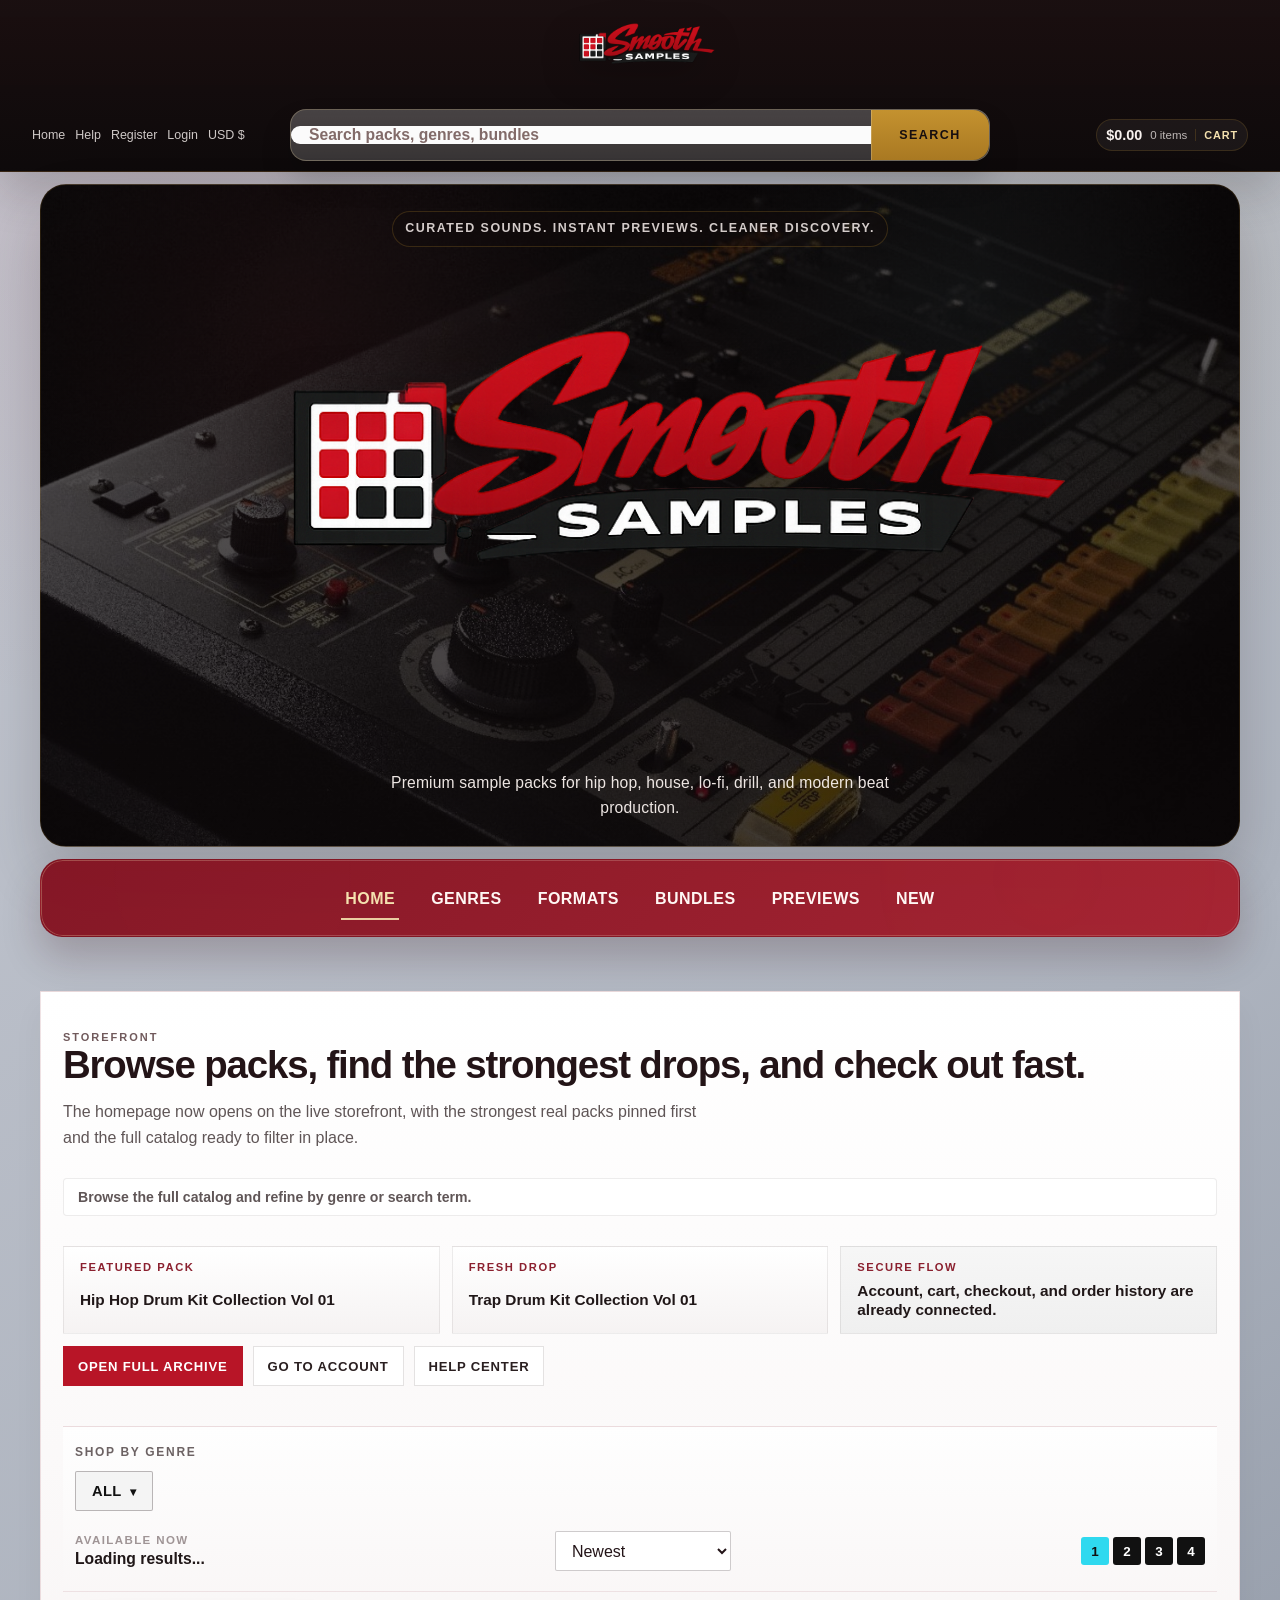
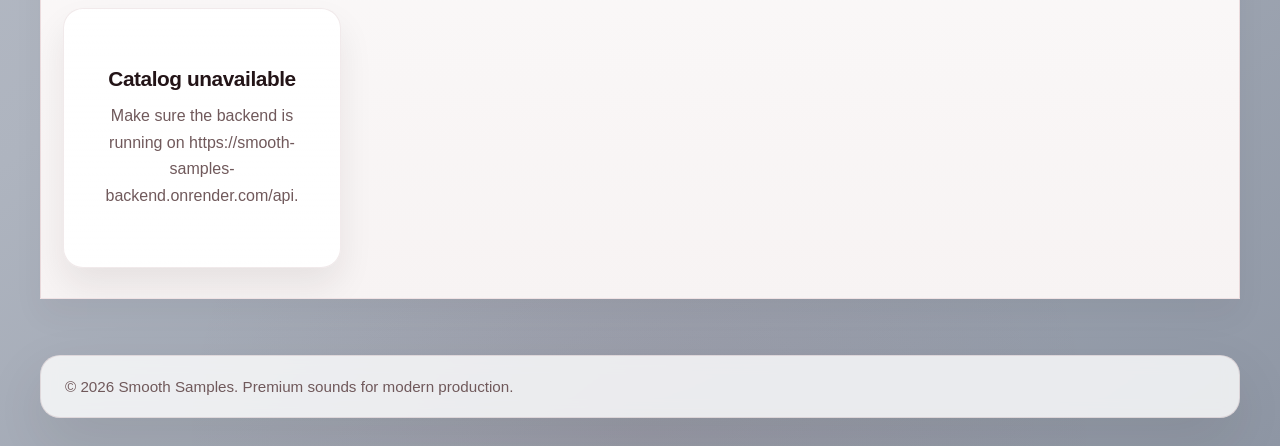
<file: index.html>
<!doctype html>
<html lang="en">
  <head>
    <meta charset="UTF-8" />
    <meta name="viewport" content="width=device-width, initial-scale=1.0" />
    <title>Smooth Samples | Premium Sample Packs</title>
    <meta
      name="description"
      content="Discover premium sample packs across multiple genres with fast browsing and instant audio previews."
    />
    <link rel="stylesheet" href="./styles.css?v=20260406-11" />
    <script>
      if (window.location.hash) {
        history.replaceState(null, "", window.location.pathname + window.location.search);
      }
    </script>
  </head>
  <body class="page-home page-catalog">
    <div class="site-shell" id="top">
      <header class="site-header">
        <div class="utility-bar" aria-label="Store utilities">
          <a class="utility-logo" href="./index.html" aria-label="Smooth Samples home">
            <img
              class="utility-logo-image"
              src="./assets/logo/smooth-samples-logo-latest-crop-test-2.png"
              alt="Smooth Samples logo"
            />
          </a>

          <form class="search-bar" action="./index.html" method="get" role="search">
            <label class="sr-only" for="site-search">Search sample packs</label>
            <input
              id="site-search"
              name="q"
              type="search"
              placeholder="Search packs, genres, bundles"
            />
            <button type="submit" aria-label="Search">Search</button>
          </form>

          <div class="utility-links" data-help-href="./help.html">
            <a href="./help.html">Help</a>
            <a href="./register.html">Register</a>
            <a href="./login.html">Login</a>
            <a href="./index.html">USD $</a>
          </div>

          <a class="cart-pill" href="./cart.html" aria-label="View cart">
            <span class="cart-total">$0.00</span>
            <span class="cart-meta">0 items</span>
            <strong>Cart</strong>
          </a>
        </div>

        <div class="header-branding">
          <p class="header-kicker">Curated sounds. Instant previews. Cleaner discovery.</p>
          <a class="brand" href="./index.html" aria-label="Smooth Samples home">
            <img
              class="brand-logo"
              src="./assets/logo/smooth-samples-logo-latest-crop-test-2.png"
              alt="Smooth Samples logo"
            />
          </a>
          <p class="brand-note">
            Premium sample packs for hip hop, house, lo-fi, drill, and modern
            beat production.
          </p>
        </div>

        <div class="header-tools">
          <nav class="site-nav" aria-label="Main navigation">
            <a href="./index.html" aria-current="page">Home</a>
            <a href="./index.html#catalog-grid">Genres</a>
            <a href="./index.html#catalog-grid">Formats</a>
            <a href="./index.html#catalog-grid">Bundles</a>
            <a href="./help.html">Previews</a>
            <a href="./index.html#catalog-grid">New</a>
          </nav>
        </div>

      </header>

      <main class="page">
        <section class="section catalog-hero">
          <div class="catalog-intro">
            <div class="section-heading">
              <p class="eyebrow">Storefront</p>
              <h1 class="catalog-title">Browse packs, find the strongest drops, and check out fast.</h1>
              <p>
                The homepage now opens on the live storefront, with the strongest
                real packs pinned first and the full catalog ready to filter in place.
              </p>
            </div>

            <p class="catalog-search-summary" id="catalog-search-summary">
              Browse the full catalog and refine by genre or search term.
            </p>

            <div class="catalog-home-highlights" aria-label="Storefront highlights">
              <a class="catalog-home-highlight" href="./product-hip-hop-drum-kit-collection-vol-01.html">
                <span class="catalog-home-highlight-label">Featured Pack</span>
                <strong>Hip Hop Drum Kit Collection Vol 01</strong>
              </a>
              <a class="catalog-home-highlight" href="./product-trap-drum-kit-collection-vol-01.html">
                <span class="catalog-home-highlight-label">Fresh Drop</span>
                <strong>Trap Drum Kit Collection Vol 01</strong>
              </a>
              <a class="catalog-home-highlight catalog-home-highlight-muted" href="./account.html">
                <span class="catalog-home-highlight-label">Secure Flow</span>
                <strong>Account, cart, checkout, and order history are already connected.</strong>
              </a>
            </div>

            <div class="catalog-mode-links" aria-label="Storefront shortcuts">
              <a class="catalog-mode-link is-primary" href="./catalog.html">Open full archive</a>
              <a class="catalog-mode-link" href="./account.html">Go to account</a>
              <a class="catalog-mode-link" href="./help.html">Help center</a>
            </div>
          </div>

          <div class="catalog-main catalog-main-storefront">
            <div class="catalog-storefront-toolbar" aria-label="Catalog controls">
              <div class="catalog-toolbar-row">
                <p class="catalog-toolbar-label">Shop by genre</p>
                <div class="filter-chips filter-chips-storefront" id="catalog-filter-chips">
                  <button class="filter-chip is-active" type="button" data-genre="">All</button>
                </div>
              </div>

              <div class="catalog-results-meta">
                <div class="catalog-results-copy">
                  <p class="catalog-results-kicker">Available now</p>
                  <p class="catalog-results-count" id="catalog-results-count">Loading results...</p>
                </div>

                <div class="sort-control sort-control-storefront">
                  <label for="catalog-sort">Sort</label>
                  <select id="catalog-sort" name="catalog-sort">
                    <option>Newest</option>
                    <option>Best Sellers</option>
                    <option>Price: Low to High</option>
                    <option>Editor Picks</option>
                  </select>
                </div>

                <div class="catalog-pagination" aria-label="Catalog pages">
                  <span class="is-active">1</span>
                  <span>2</span>
                  <span>3</span>
                  <span>4</span>
                </div>
              </div>
            </div>

            <div class="catalog-grid-page catalog-grid-storefront" id="catalog-grid">
              <article class="pack-card pack-card-status">
                <h3>Loading catalog...</h3>
                <p>The homepage is connecting to the backend API.</p>
              </article>
            </div>
          </div>
        </section>
      </main>

      <footer class="site-footer">
        <p>© 2026 Smooth Samples. Premium sounds for modern production.</p>
      </footer>
    </div>
    <script src="./assets/js/store-api.js"></script>
    <script src="./assets/js/cart.js"></script>
    <script src="./assets/js/auth.js?v=20260406-9"></script>
    <script src="./assets/js/search-ui.js?v=20260406-11"></script>
    <script src="./assets/js/catalog.js?v=20260406-11"></script>
  </body>
</html>
</file>
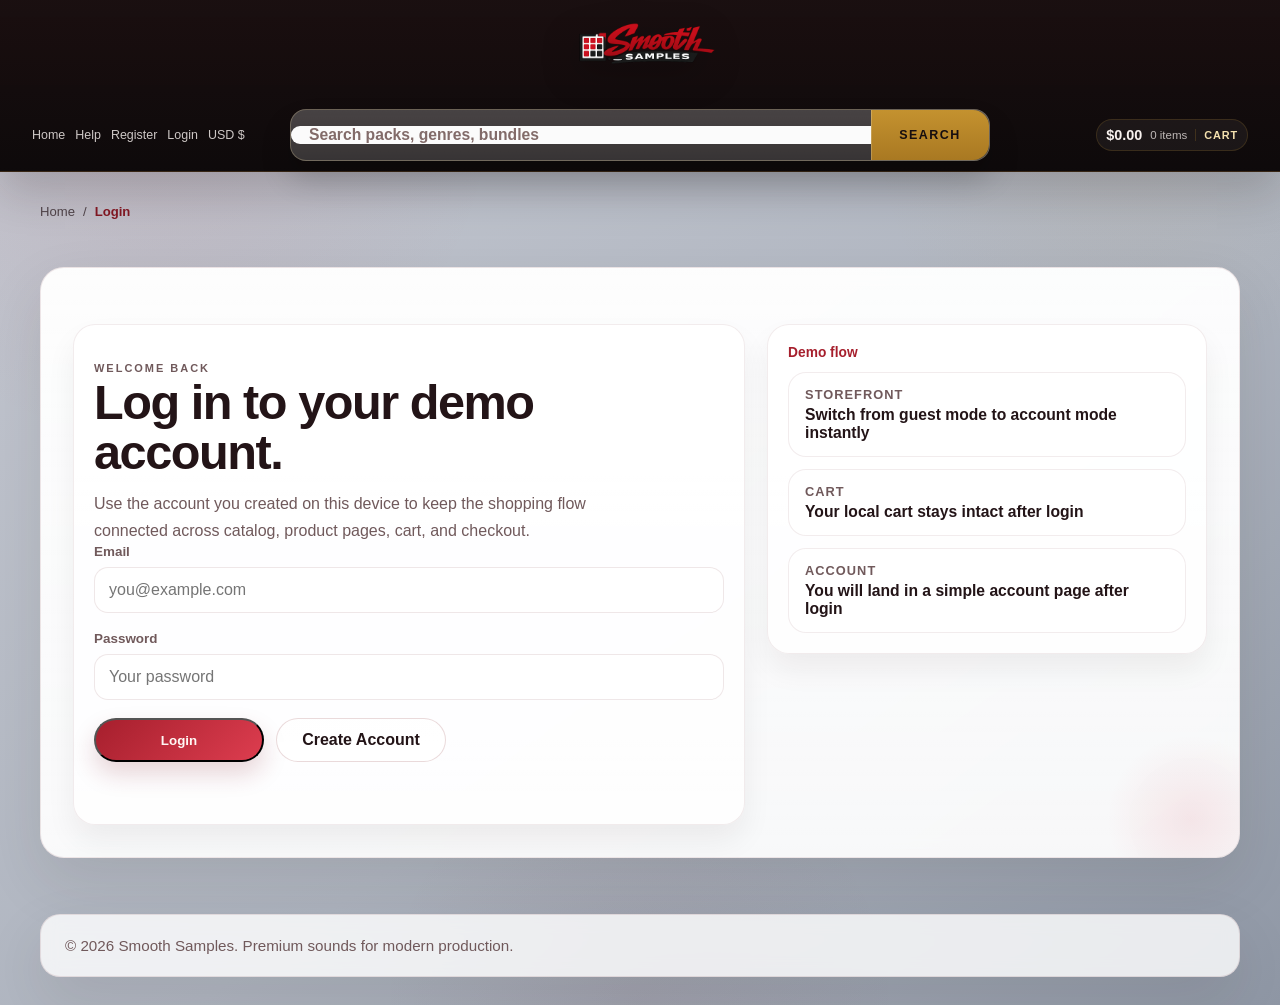
<file: account.html>
<!doctype html>
<html lang="en">
  <head>
    <meta charset="UTF-8" />
    <meta name="viewport" content="width=device-width, initial-scale=1.0" />
    <title>Smooth Samples | Account</title>
    <meta
      name="description"
      content="Demo account area for Smooth Samples."
    />
    <link rel="stylesheet" href="./styles.css?v=20260406-12" />
  </head>
  <body class="page-account">
    <div class="site-shell" id="top">
      <header class="site-header">
        <div class="utility-bar" aria-label="Store utilities">
          <a class="utility-logo" href="./index.html" aria-label="Smooth Samples home">
            <img class="utility-logo-image" src="./assets/logo/smooth-samples-logo-latest-crop-test-2.png" alt="Smooth Samples logo" />
          </a>
          <form class="search-bar" action="./index.html" method="get" role="search">
            <label class="sr-only" for="account-search">Search sample packs</label>
            <input id="account-search" name="q" type="search" placeholder="Search packs, genres, bundles" />
            <button type="submit" aria-label="Search">Search</button>
          </form>
          <div class="utility-links" data-help-href="./help.html">
            <a href="./help.html">Help</a>
            <a href="./account.html">Account</a>
            <a href="#">Logout</a>
            <a href="./catalog.html">USD $</a>
          </div>
          <a class="cart-pill" href="./cart.html" aria-label="View cart">
            <span class="cart-total">$0.00</span>
            <span class="cart-meta">0 items</span>
            <strong>Cart</strong>
          </a>
        </div>

        <div class="header-branding header-branding-compact">
          <p class="header-kicker">Account</p>
          <a class="brand" href="./index.html" aria-label="Smooth Samples home">
            <img class="brand-logo" src="./assets/logo/smooth-samples-logo-latest-crop-test-2.png" alt="Smooth Samples logo" />
          </a>
          <p class="brand-note">A simple demo account layer for a more complete storefront flow.</p>
        </div>

        <div class="header-tools">
          <nav class="site-nav" aria-label="Main navigation">
            <a href="./index.html">Home</a>
            <a href="./catalog.html">Catalog</a>
            <a href="./catalog.html#catalog-grid">Genres</a>
            <a href="./catalog.html#catalog-grid">Formats</a>
            <a href="./help.html">Help</a>
            <a class="is-current" href="./account.html" aria-current="page">Account</a>
          </nav>
        </div>
      </header>

      <main class="page" id="account-root"></main>

      <footer class="site-footer">
        <p>© 2026 Smooth Samples. Premium sounds for modern production.</p>
      </footer>
    </div>
    <script src="./assets/js/store-api.js"></script>
    <script src="./assets/js/cart.js"></script>
    <script src="./assets/js/auth.js?v=20260406-9"></script>
    <script src="./assets/js/search-ui.js?v=20260406-12"></script>
    <script src="./assets/js/auth-page.js?v=20260406-12"></script>
  </body>
</html>
</file>
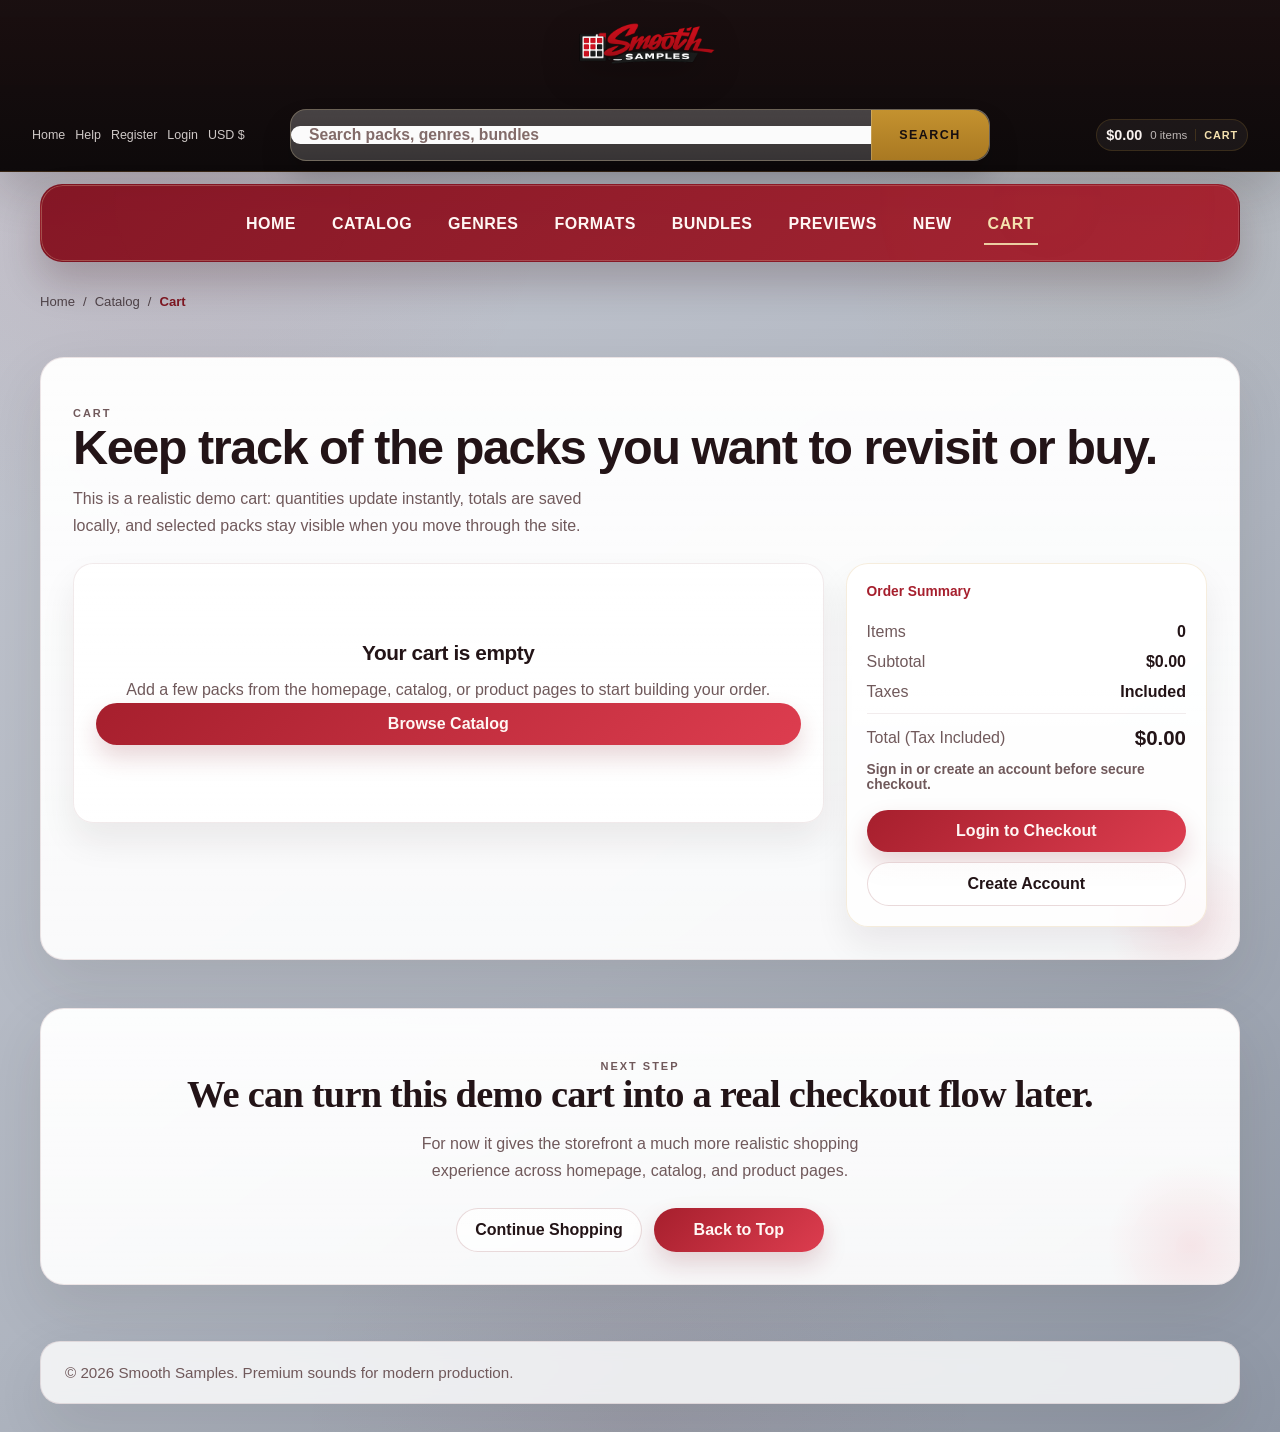
<file: cart.html>
<!doctype html>
<html lang="en">
  <head>
    <meta charset="UTF-8" />
    <meta name="viewport" content="width=device-width, initial-scale=1.0" />
    <title>Smooth Samples | Cart</title>
    <meta
      name="description"
      content="Review the Smooth Samples demo cart with selected packs, quantities, and order summary."
    />
    <link rel="stylesheet" href="./styles.css?v=20260406-12" />
  </head>
  <body class="page-cart">
    <div class="site-shell" id="top">
      <header class="site-header">
        <div class="utility-bar" aria-label="Store utilities">
          <a class="utility-logo" href="./index.html" aria-label="Smooth Samples home">
            <img
              class="utility-logo-image"
              src="./assets/logo/smooth-samples-logo-latest-crop-test-2.png"
              alt="Smooth Samples logo"
            />
          </a>

          <form class="search-bar" action="./catalog.html" method="get" role="search">
            <label class="sr-only" for="cart-search">Search sample packs</label>
            <input
              id="cart-search"
              name="q"
              type="search"
              placeholder="Search packs, genres, bundles"
            />
            <button type="submit" aria-label="Search">Search</button>
          </form>

          <div class="utility-links" data-help-href="./help.html">
            <a href="./help.html">Help</a>
            <a href="./register.html">Register</a>
            <a href="./login.html">Login</a>
            <a href="./catalog.html">USD $</a>
          </div>

          <a class="cart-pill" href="./cart.html" aria-label="View cart">
            <span class="cart-total">$0.00</span>
            <span class="cart-meta">0 items</span>
            <strong>Cart</strong>
          </a>
        </div>

        <div class="header-tools">
          <nav class="site-nav" aria-label="Main navigation">
            <a href="./index.html">Home</a>
            <a href="./catalog.html">Catalog</a>
            <a href="./catalog.html#catalog-grid">Genres</a>
            <a href="./catalog.html#catalog-grid">Formats</a>
            <a href="./catalog.html#catalog-grid">Bundles</a>
            <a href="./help.html">Previews</a>
            <a href="./catalog.html#catalog-grid">New</a>
            <a class="is-current" href="./cart.html" aria-current="page">Cart</a>
          </nav>
        </div>
      </header>

      <main class="page">
        <nav class="breadcrumb" aria-label="Breadcrumb">
          <a href="./index.html">Home</a>
          <span>/</span>
          <a href="./catalog.html">Catalog</a>
          <span>/</span>
          <a href="./cart.html" aria-current="page">Cart</a>
        </nav>

        <section class="section cart-hero">
          <div class="section-heading">
            <p class="eyebrow">Cart</p>
            <h1 class="catalog-title">Keep track of the packs you want to revisit or buy.</h1>
            <p>
              This is a realistic demo cart: quantities update instantly, totals
              are saved locally, and selected packs stay visible when you move
              through the site.
            </p>
          </div>

          <div class="cart-layout">
            <div class="cart-items" id="cart-items">
              <article class="pack-card pack-card-status">
                <h3>Loading cart...</h3>
                <p>Your selected packs will appear here.</p>
              </article>
            </div>
            <aside class="cart-summary" id="cart-summary"></aside>
          </div>
        </section>

        <section class="section cta-section" id="cart-help">
          <p class="eyebrow">Next Step</p>
          <h2>We can turn this demo cart into a real checkout flow later.</h2>
          <p>
            For now it gives the storefront a much more realistic shopping
            experience across homepage, catalog, and product pages.
          </p>
          <div class="cta-actions">
            <a class="btn btn-secondary" href="./catalog.html">Continue Shopping</a>
            <a class="btn btn-primary" href="#top">Back to Top</a>
          </div>
        </section>
      </main>

      <footer class="site-footer">
        <p>© 2026 Smooth Samples. Premium sounds for modern production.</p>
      </footer>
    </div>
    <script src="./assets/js/store-api.js"></script>
    <script src="./assets/js/cart.js"></script>
    <script src="./assets/js/auth.js?v=20260406-9"></script>
    <script src="./assets/js/search-ui.js?v=20260406-12"></script>
    <script src="./assets/js/cart-page.js?v=20260406-12"></script>
  </body>
</html>
</file>
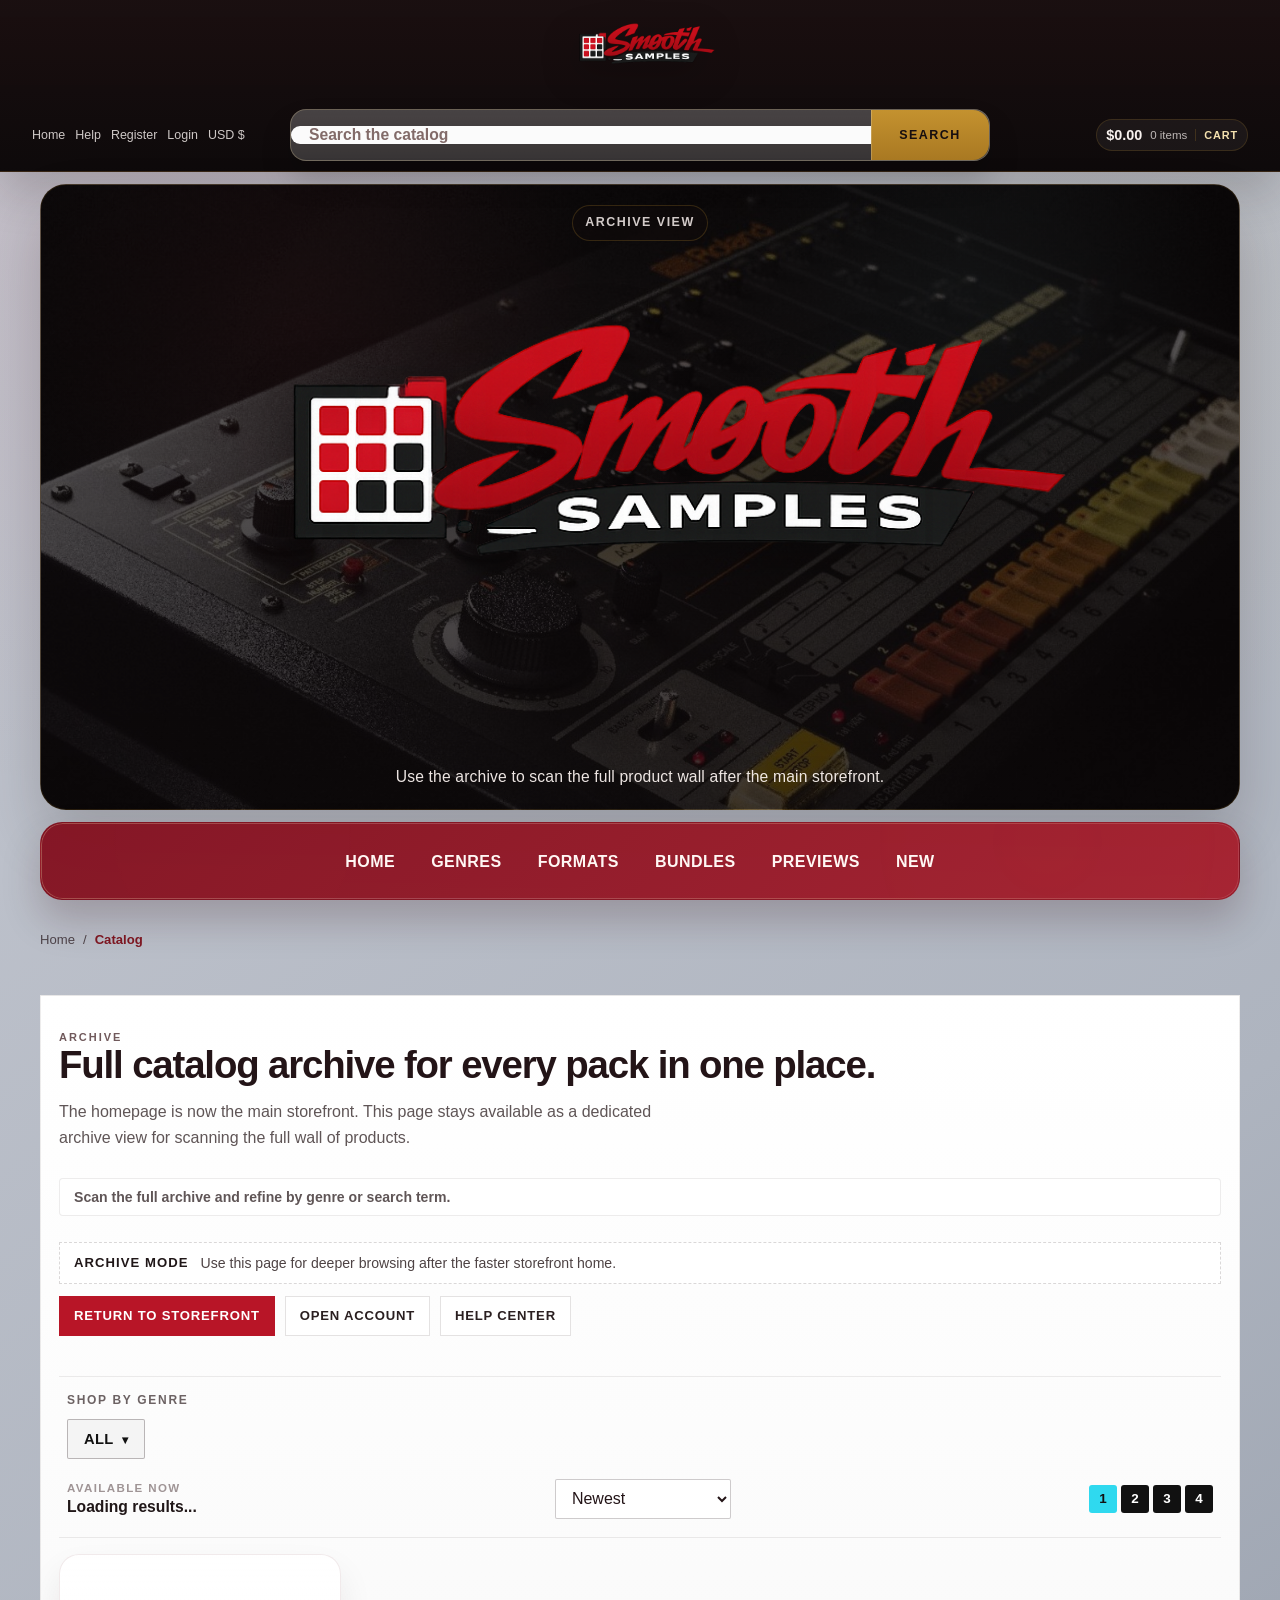
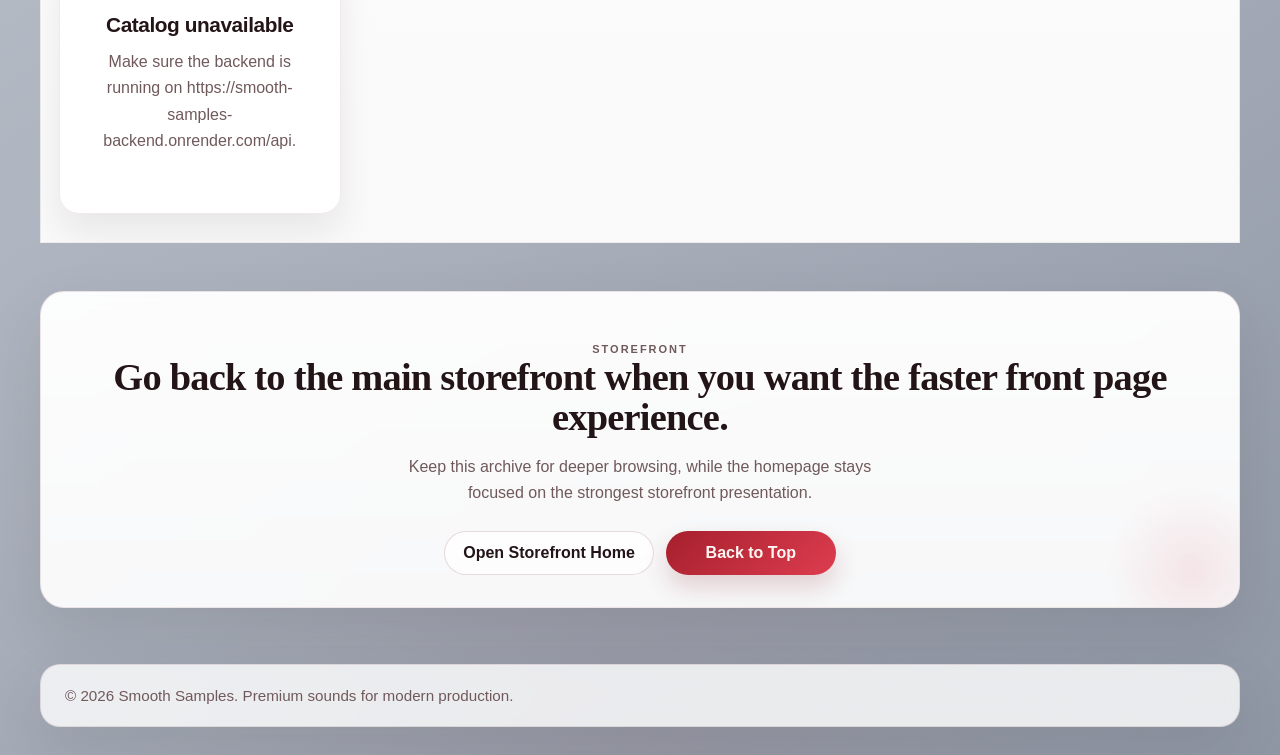
<file: catalog.html>
<!doctype html>
<html lang="en">
  <head>
    <meta charset="UTF-8" />
    <meta name="viewport" content="width=device-width, initial-scale=1.0" />
    <title>Smooth Samples | Catalog</title>
    <meta
      name="description"
      content="Browse the Smooth Samples catalog by genre, format, and bundle type."
    />
    <link rel="stylesheet" href="./styles.css?v=20260406-11" />
  </head>
  <body class="page-catalog">
    <div class="site-shell" id="top">
      <header class="site-header">
        <div class="utility-bar" aria-label="Store utilities">
          <a class="utility-logo" href="./index.html" aria-label="Smooth Samples home">
            <img
              class="utility-logo-image"
              src="./assets/logo/smooth-samples-logo-latest-crop-test-2.png"
              alt="Smooth Samples logo"
            />
          </a>

          <form class="search-bar" action="./catalog.html" method="get" role="search">
            <label class="sr-only" for="catalog-search">Search sample packs</label>
            <input
              id="catalog-search"
              name="q"
              type="search"
              placeholder="Search the catalog"
            />
            <button type="submit" aria-label="Search">Search</button>
          </form>

          <div class="utility-links" data-help-href="./help.html">
            <a href="./help.html">Help</a>
            <a href="./register.html">Register</a>
            <a href="./login.html">Login</a>
            <a href="./catalog.html">USD $</a>
          </div>

          <a class="cart-pill" href="./cart.html" aria-label="View cart">
            <span class="cart-total">$0.00</span>
            <span class="cart-meta">0 items</span>
            <strong>Cart</strong>
          </a>
        </div>

        <div class="header-branding header-branding-compact">
          <p class="header-kicker">Archive View</p>
          <a class="brand" href="./index.html" aria-label="Smooth Samples home">
            <img
              class="brand-logo"
              src="./assets/logo/smooth-samples-logo-latest-crop-test-2.png"
              alt="Smooth Samples logo"
            />
          </a>
          <p class="brand-note">
            Use the archive to scan the full product wall after the main storefront.
          </p>
        </div>

        <div class="header-tools">
          <nav class="site-nav" aria-label="Main navigation">
            <a href="./index.html">Home</a>
            <a href="./catalog.html#catalog-grid">Genres</a>
            <a href="./catalog.html#catalog-grid">Formats</a>
            <a href="./catalog.html#catalog-grid">Bundles</a>
            <a href="./help.html">Previews</a>
            <a href="./catalog.html#catalog-grid">New</a>
          </nav>
        </div>
      </header>

      <main class="page">
        <nav class="breadcrumb" aria-label="Breadcrumb">
          <a href="./index.html">Home</a>
          <span>/</span>
          <a href="./catalog.html" aria-current="page">Catalog</a>
        </nav>

        <section class="section catalog-hero">
          <div class="catalog-intro">
            <div class="section-heading">
              <p class="eyebrow">Archive</p>
              <h1 class="catalog-title">Full catalog archive for every pack in one place.</h1>
              <p>
                The homepage is now the main storefront. This page stays available
                as a dedicated archive view for scanning the full wall of products.
              </p>
            </div>

            <p class="catalog-search-summary" id="catalog-search-summary">
              Scan the full archive and refine by genre or search term.
            </p>

            <div class="catalog-archive-note" aria-label="Archive note">
              <strong>Archive mode</strong>
              <span>Use this page for deeper browsing after the faster storefront home.</span>
            </div>

            <div class="catalog-mode-links" aria-label="Archive shortcuts">
              <a class="catalog-mode-link is-primary" href="./index.html">Return to storefront</a>
              <a class="catalog-mode-link" href="./account.html">Open account</a>
              <a class="catalog-mode-link" href="./help.html">Help center</a>
            </div>
          </div>

          <div class="catalog-main catalog-main-storefront">
            <div class="catalog-storefront-toolbar" aria-label="Catalog controls">
              <div class="catalog-toolbar-row">
                <p class="catalog-toolbar-label">Shop by genre</p>
                <div class="filter-chips filter-chips-storefront" id="catalog-filter-chips">
                  <button class="filter-chip is-active" type="button" data-genre="">All</button>
                </div>
              </div>

              <div class="catalog-results-meta">
                <div class="catalog-results-copy">
                  <p class="catalog-results-kicker">Available now</p>
                  <p class="catalog-results-count" id="catalog-results-count">Loading results...</p>
                </div>

                <div class="sort-control sort-control-storefront">
                  <label for="catalog-sort">Sort</label>
                  <select id="catalog-sort" name="catalog-sort">
                    <option>Newest</option>
                    <option>Best Sellers</option>
                    <option>Price: Low to High</option>
                    <option>Editor Picks</option>
                  </select>
                </div>

                <div class="catalog-pagination" aria-label="Catalog pages">
                  <span class="is-active">1</span>
                  <span>2</span>
                  <span>3</span>
                  <span>4</span>
                </div>
              </div>
            </div>

            <div class="catalog-grid-page catalog-grid-storefront" id="catalog-grid">
              <article class="pack-card pack-card-status">
                <h3>Loading catalog...</h3>
                <p>The catalog is now connected to the backend API.</p>
              </article>
            </div>
          </div>
        </section>

        <section class="section cta-section" id="catalog-help">
          <p class="eyebrow">Storefront</p>
          <h2>Go back to the main storefront when you want the faster front page experience.</h2>
          <p>
            Keep this archive for deeper browsing, while the homepage stays focused
            on the strongest storefront presentation.
          </p>
          <div class="cta-actions">
            <a class="btn btn-secondary" href="./index.html">Open Storefront Home</a>
            <a class="btn btn-primary" href="#top">Back to Top</a>
          </div>
        </section>
      </main>

      <footer class="site-footer">
        <p>© 2026 Smooth Samples. Premium sounds for modern production.</p>
      </footer>
    </div>
    <script src="./assets/js/store-api.js"></script>
    <script src="./assets/js/cart.js"></script>
    <script src="./assets/js/auth.js?v=20260406-9"></script>
    <script src="./assets/js/search-ui.js?v=20260406-11"></script>
    <script src="./assets/js/catalog.js?v=20260406-11"></script>
  </body>
</html>
</file>
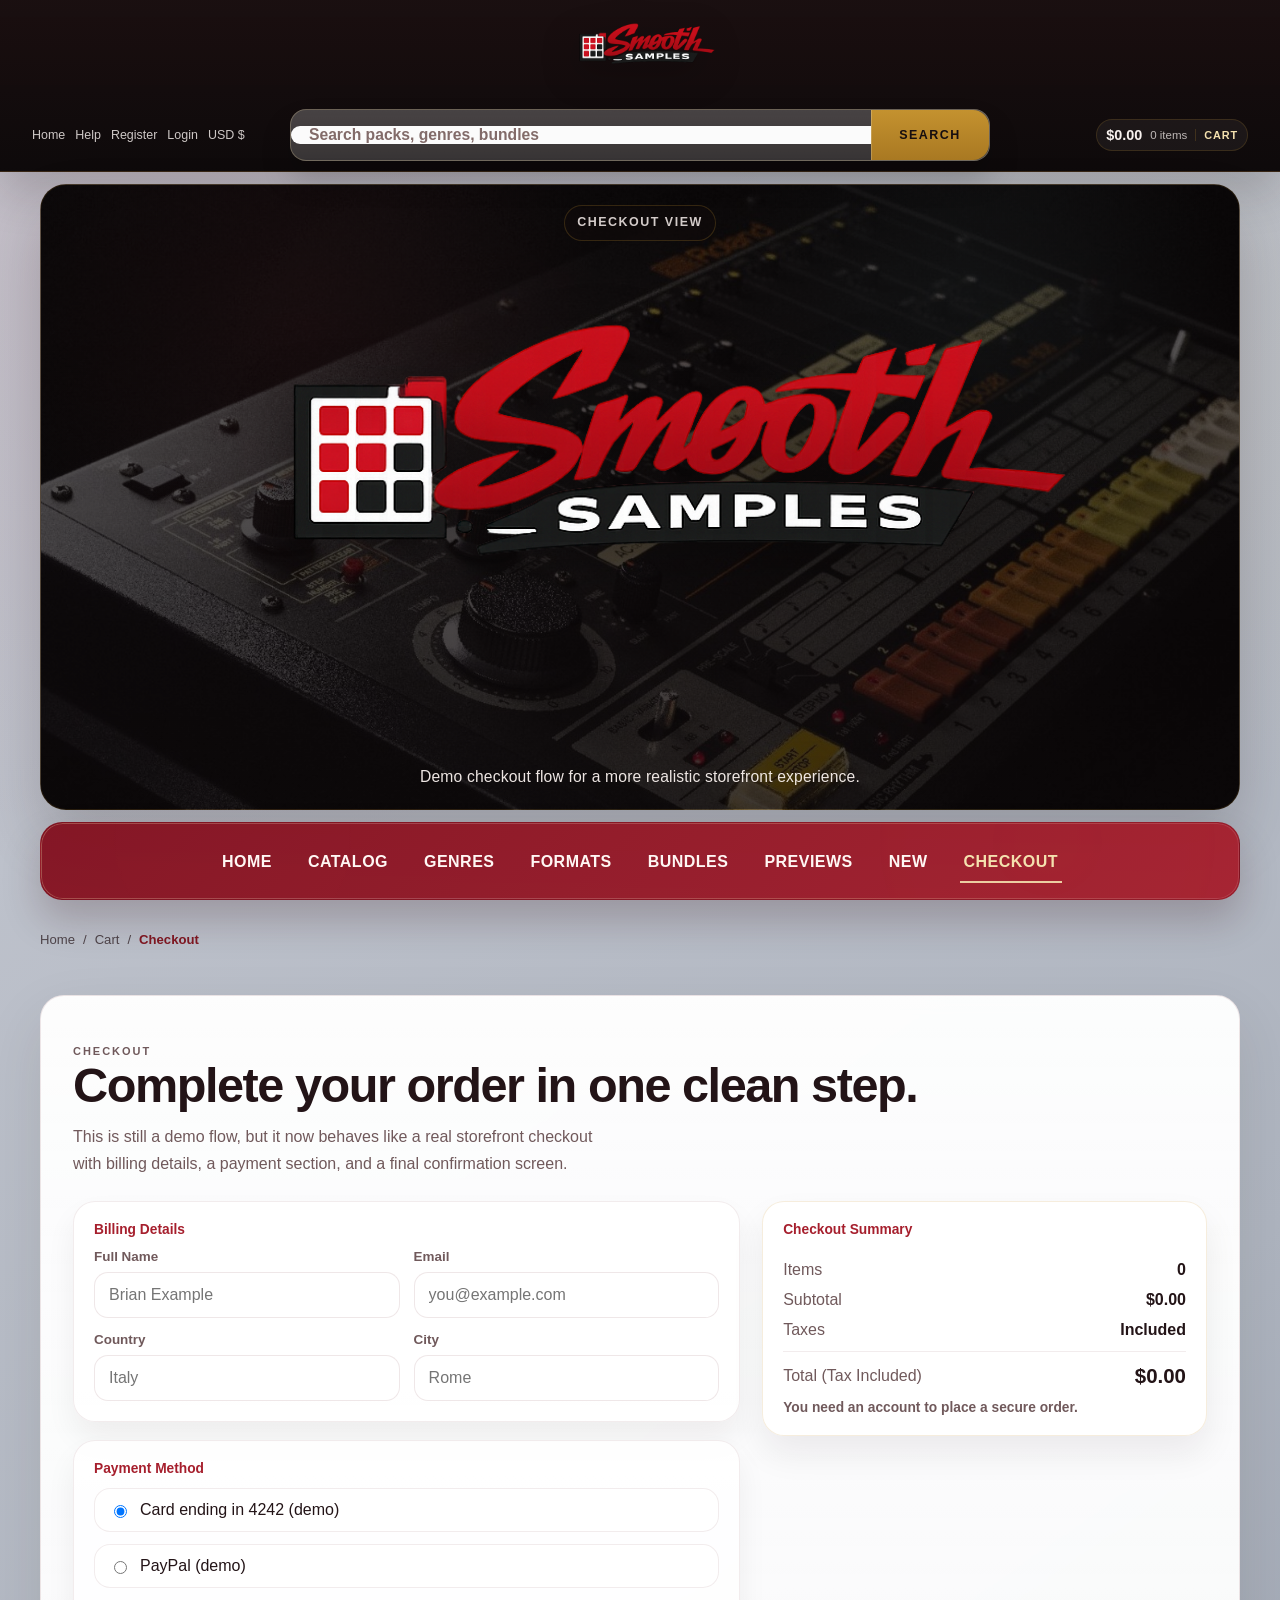
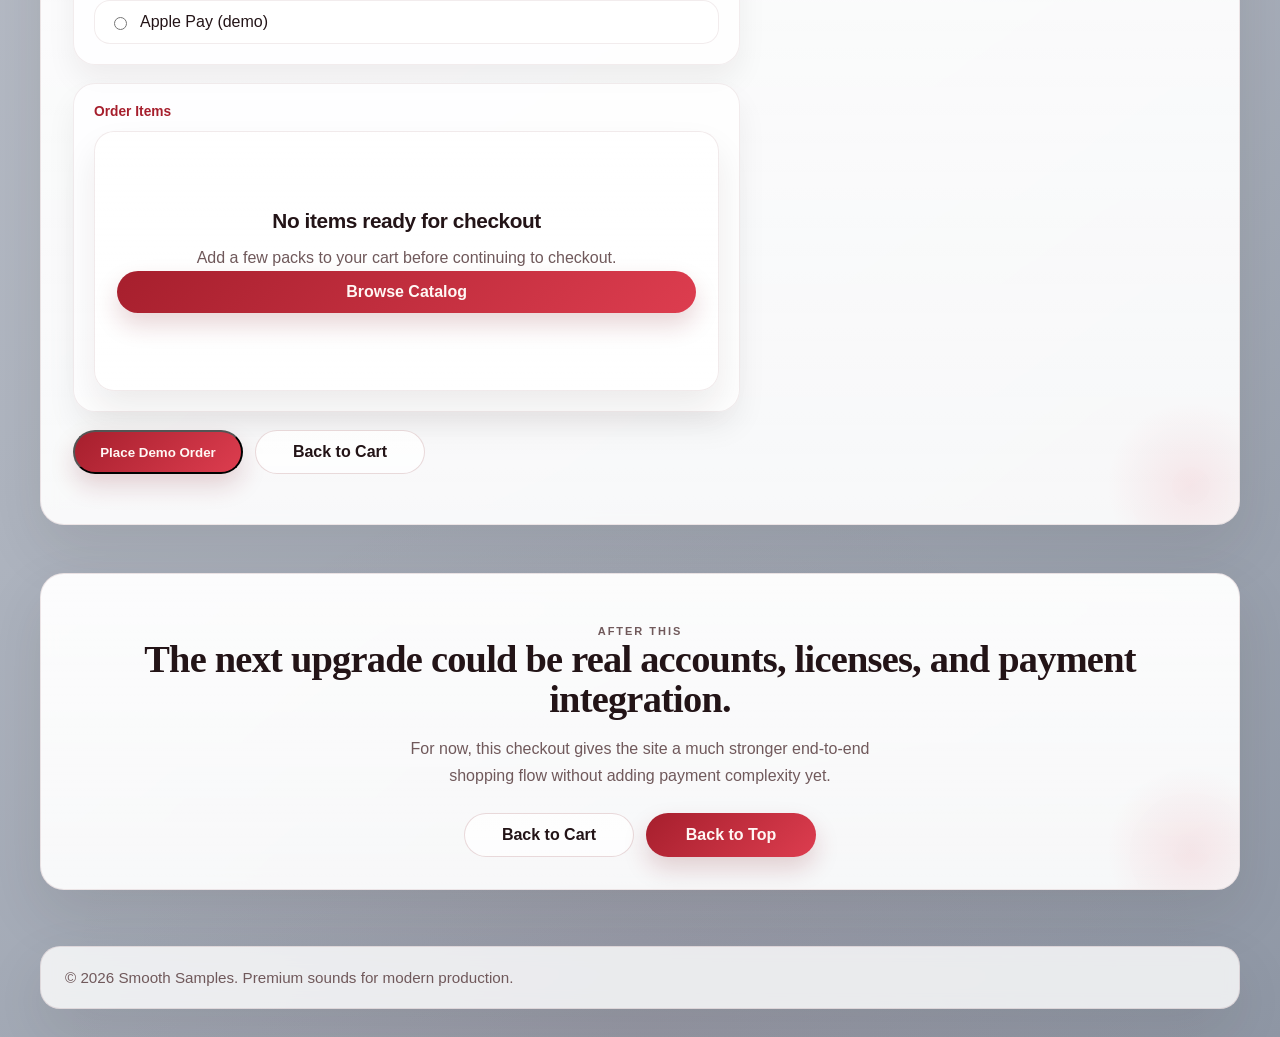
<file: checkout.html>
<!doctype html>
<html lang="en">
  <head>
    <meta charset="UTF-8" />
    <meta name="viewport" content="width=device-width, initial-scale=1.0" />
    <title>Smooth Samples | Checkout</title>
    <meta
      name="description"
      content="Complete the Smooth Samples demo checkout with billing details and order summary."
    />
    <link rel="stylesheet" href="./styles.css?v=20260406-12" />
  </head>
  <body class="page-checkout">
    <div class="site-shell" id="top">
      <header class="site-header">
        <div class="utility-bar" aria-label="Store utilities">
          <a class="utility-logo" href="./index.html" aria-label="Smooth Samples home">
            <img
              class="utility-logo-image"
              src="./assets/logo/smooth-samples-logo-latest-crop-test-2.png"
              alt="Smooth Samples logo"
            />
          </a>

          <form class="search-bar" action="./catalog.html" method="get" role="search">
            <label class="sr-only" for="checkout-search">Search sample packs</label>
            <input
              id="checkout-search"
              name="q"
              type="search"
              placeholder="Search packs, genres, bundles"
            />
            <button type="submit" aria-label="Search">Search</button>
          </form>

          <div class="utility-links" data-help-href="./help.html">
            <a href="./help.html">Help</a>
            <a href="./register.html">Register</a>
            <a href="./login.html">Login</a>
            <a href="./catalog.html">USD $</a>
          </div>

          <a class="cart-pill" href="./cart.html" aria-label="View cart">
            <span class="cart-total">$0.00</span>
            <span class="cart-meta">0 items</span>
            <strong>Cart</strong>
          </a>
        </div>

        <div class="header-branding header-branding-compact">
          <p class="header-kicker">Checkout View</p>
          <a class="brand" href="./index.html" aria-label="Smooth Samples home">
            <img
              class="brand-logo"
              src="./assets/logo/smooth-samples-logo-latest-crop-test-2.png"
              alt="Smooth Samples logo"
            />
          </a>
          <p class="brand-note">
            Demo checkout flow for a more realistic storefront experience.
          </p>
        </div>

        <div class="header-tools">
          <nav class="site-nav" aria-label="Main navigation">
            <a href="./index.html">Home</a>
            <a href="./catalog.html">Catalog</a>
            <a href="./catalog.html#catalog-grid">Genres</a>
            <a href="./catalog.html#catalog-grid">Formats</a>
            <a href="./catalog.html#catalog-grid">Bundles</a>
            <a href="./help.html">Previews</a>
            <a href="./catalog.html#catalog-grid">New</a>
            <a class="is-current" href="./checkout.html" aria-current="page">Checkout</a>
          </nav>
        </div>
      </header>

      <main class="page">
        <nav class="breadcrumb" aria-label="Breadcrumb">
          <a href="./index.html">Home</a>
          <span>/</span>
          <a href="./cart.html">Cart</a>
          <span>/</span>
          <a href="./checkout.html" aria-current="page">Checkout</a>
        </nav>

        <section class="section checkout-hero">
          <div class="section-heading">
            <p class="eyebrow">Checkout</p>
            <h1 class="catalog-title">Complete your order in one clean step.</h1>
            <p>
              This is still a demo flow, but it now behaves like a real
              storefront checkout with billing details, a payment section, and a
              final confirmation screen.
            </p>
          </div>

          <div class="checkout-layout">
            <div class="checkout-main">
              <form class="checkout-form" id="checkout-form">
                <div class="checkout-card">
                  <p class="panel-label">Billing Details</p>
                  <div class="checkout-grid">
                    <label class="form-field">
                      <span>Full Name</span>
                      <input type="text" name="full_name" required placeholder="Brian Example" />
                    </label>
                    <label class="form-field">
                      <span>Email</span>
                      <input type="email" name="email" required placeholder="you@example.com" />
                    </label>
                    <label class="form-field">
                      <span>Country</span>
                      <input type="text" name="country" required placeholder="Italy" />
                    </label>
                    <label class="form-field">
                      <span>City</span>
                      <input type="text" name="city" required placeholder="Rome" />
                    </label>
                  </div>
                </div>

                <div class="checkout-card">
                  <p class="panel-label">Payment Method</p>
                  <div class="checkout-payment-list">
                    <label class="payment-option">
                      <input type="radio" name="payment_method" checked />
                      <span>Card ending in 4242 (demo)</span>
                    </label>
                    <label class="payment-option">
                      <input type="radio" name="payment_method" />
                      <span>PayPal (demo)</span>
                    </label>
                    <label class="payment-option">
                      <input type="radio" name="payment_method" />
                      <span>Apple Pay (demo)</span>
                    </label>
                  </div>
                </div>

                <div class="checkout-card">
                  <p class="panel-label">Order Items</p>
                  <div class="checkout-review-list" id="checkout-items">
                    <article class="pack-card pack-card-status">
                      <h3>Loading checkout...</h3>
                      <p>Your selected items will appear here.</p>
                    </article>
                  </div>
                </div>

                <div class="checkout-actions">
                  <button class="btn btn-primary" type="submit">Place Demo Order</button>
                  <a class="btn btn-secondary" href="./cart.html">Back to Cart</a>
                </div>
                <p class="checkout-success-note" id="checkout-success-note"></p>
              </form>
            </div>

            <aside class="checkout-summary" id="checkout-summary"></aside>
          </div>
        </section>

        <section class="section cta-section" id="checkout-help">
          <p class="eyebrow">After This</p>
          <h2>The next upgrade could be real accounts, licenses, and payment integration.</h2>
          <p>
            For now, this checkout gives the site a much stronger end-to-end
            shopping flow without adding payment complexity yet.
          </p>
          <div class="cta-actions">
            <a class="btn btn-secondary" href="./cart.html">Back to Cart</a>
            <a class="btn btn-primary" href="#top">Back to Top</a>
          </div>
        </section>
      </main>

      <footer class="site-footer">
        <p>© 2026 Smooth Samples. Premium sounds for modern production.</p>
      </footer>
    </div>
    <script src="./assets/js/store-api.js"></script>
    <script src="./assets/js/cart.js"></script>
    <script src="./assets/js/auth.js?v=20260406-9"></script>
    <script src="./assets/js/search-ui.js?v=20260406-12"></script>
    <script src="./assets/js/checkout-page.js?v=20260406-12"></script>
  </body>
</html>
</file>
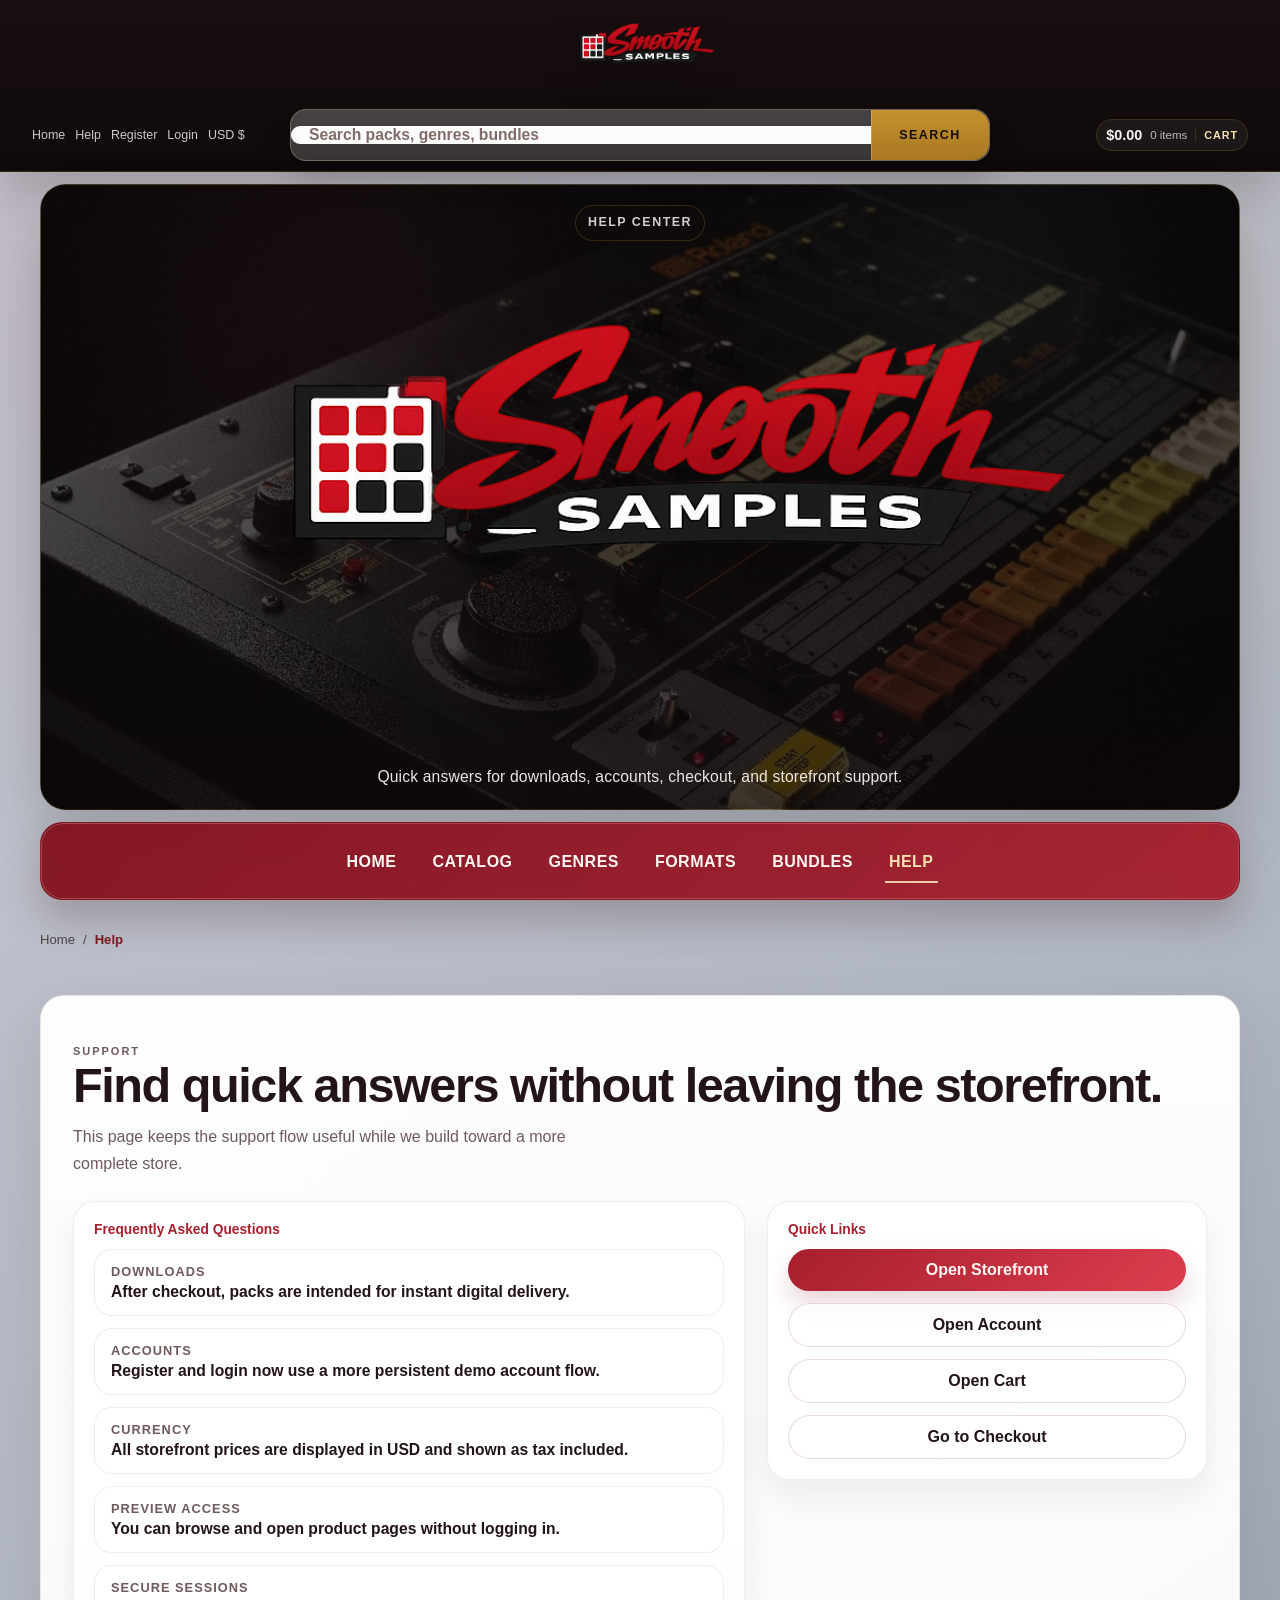
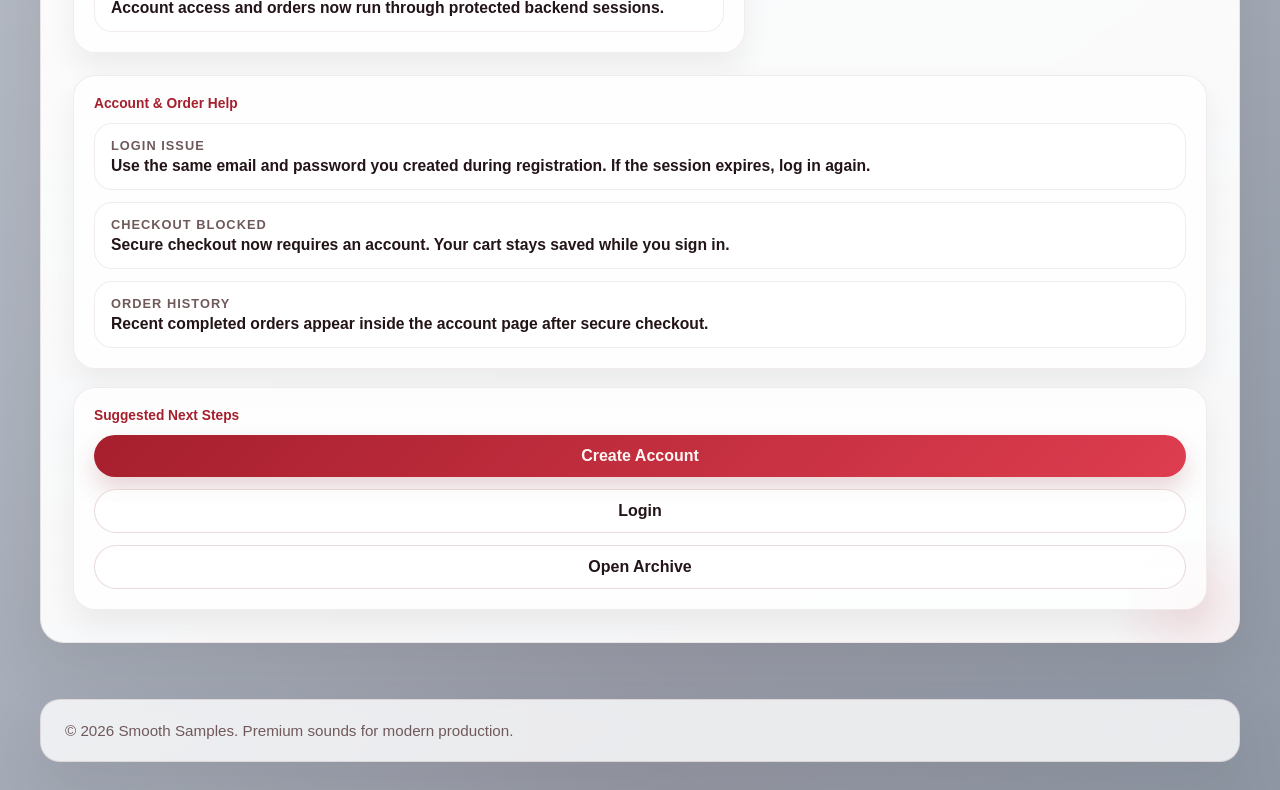
<file: help.html>
<!doctype html>
<html lang="en">
  <head>
    <meta charset="UTF-8" />
    <meta name="viewport" content="width=device-width, initial-scale=1.0" />
    <title>Smooth Samples | Help</title>
    <meta
      name="description"
      content="Help, support, and quick answers for Smooth Samples."
    />
    <link rel="stylesheet" href="./styles.css?v=20260406-12" />
  </head>
  <body class="page-help">
    <div class="site-shell" id="top">
      <header class="site-header">
        <div class="utility-bar" aria-label="Store utilities">
          <a class="utility-logo" href="./index.html" aria-label="Smooth Samples home">
            <img class="utility-logo-image" src="./assets/logo/smooth-samples-logo-latest-crop-test-2.png" alt="Smooth Samples logo" />
          </a>
          <form class="search-bar" action="./index.html" method="get" role="search">
            <label class="sr-only" for="help-search">Search sample packs</label>
            <input id="help-search" name="q" type="search" placeholder="Search packs, genres, bundles" />
            <button type="submit" aria-label="Search">Search</button>
          </form>
          <div class="utility-links">
            <a href="./help.html">Help</a>
            <a href="./register.html">Register</a>
            <a href="./login.html">Login</a>
            <a href="./index.html">USD $</a>
          </div>
          <a class="cart-pill" href="./cart.html" aria-label="View cart">
            <span class="cart-total">$0.00</span>
            <span class="cart-meta">0 items</span>
            <strong>Cart</strong>
          </a>
        </div>

        <div class="header-branding header-branding-compact">
          <p class="header-kicker">Help Center</p>
          <a class="brand" href="./index.html" aria-label="Smooth Samples home">
            <img class="brand-logo" src="./assets/logo/smooth-samples-logo-latest-crop-test-2.png" alt="Smooth Samples logo" />
          </a>
          <p class="brand-note">Quick answers for downloads, accounts, checkout, and storefront support.</p>
        </div>

        <div class="header-tools">
          <nav class="site-nav" aria-label="Main navigation">
            <a href="./index.html">Home</a>
            <a href="./catalog.html">Catalog</a>
            <a href="./catalog.html#catalog-grid">Genres</a>
            <a href="./catalog.html#catalog-grid">Formats</a>
            <a href="./catalog.html#catalog-grid">Bundles</a>
            <a class="is-current" href="./help.html" aria-current="page">Help</a>
          </nav>
        </div>
      </header>

      <main class="page">
        <nav class="breadcrumb" aria-label="Breadcrumb">
          <a href="./index.html">Home</a>
          <span>/</span>
          <a href="./help.html" aria-current="page">Help</a>
        </nav>

        <section class="section help-hero">
          <div class="section-heading">
            <p class="eyebrow">Support</p>
            <h1 class="catalog-title">Find quick answers without leaving the storefront.</h1>
            <p>
              This page keeps the support flow useful while we build toward a more complete store.
            </p>
          </div>

          <div class="auth-layout">
            <div class="checkout-card">
              <p class="panel-label">Frequently Asked Questions</p>
              <div class="help-faq-list">
                <div class="account-detail">
                  <span>Downloads</span>
                  <strong>After checkout, packs are intended for instant digital delivery.</strong>
                </div>
                <div class="account-detail">
                  <span>Accounts</span>
                  <strong>Register and login now use a more persistent demo account flow.</strong>
                </div>
                <div class="account-detail">
                  <span>Currency</span>
                  <strong>All storefront prices are displayed in USD and shown as tax included.</strong>
                </div>
                <div class="account-detail">
                  <span>Preview access</span>
                  <strong>You can browse and open product pages without logging in.</strong>
                </div>
                <div class="account-detail">
                  <span>Secure sessions</span>
                  <strong>Account access and orders now run through protected backend sessions.</strong>
                </div>
              </div>
            </div>

            <aside class="checkout-card">
              <p class="panel-label">Quick Links</p>
              <div class="account-actions">
                <a class="btn btn-primary" href="./index.html">Open Storefront</a>
                <a class="btn btn-secondary" href="./account.html">Open Account</a>
                <a class="btn btn-secondary" href="./cart.html">Open Cart</a>
                <a class="btn btn-secondary" href="./checkout.html">Go to Checkout</a>
              </div>
            </aside>
          </div>

          <div class="account-orders">
            <div class="checkout-card">
              <p class="panel-label">Account & Order Help</p>
              <div class="help-faq-list">
                <div class="account-detail">
                  <span>Login issue</span>
                  <strong>Use the same email and password you created during registration. If the session expires, log in again.</strong>
                </div>
                <div class="account-detail">
                  <span>Checkout blocked</span>
                  <strong>Secure checkout now requires an account. Your cart stays saved while you sign in.</strong>
                </div>
                <div class="account-detail">
                  <span>Order history</span>
                  <strong>Recent completed orders appear inside the account page after secure checkout.</strong>
                </div>
              </div>
            </div>

            <div class="checkout-card">
              <p class="panel-label">Suggested Next Steps</p>
              <div class="account-actions">
                <a class="btn btn-primary" href="./register.html">Create Account</a>
                <a class="btn btn-secondary" href="./login.html">Login</a>
                <a class="btn btn-secondary" href="./catalog.html">Open Archive</a>
              </div>
            </div>
          </div>
        </section>
      </main>

      <footer class="site-footer">
        <p>© 2026 Smooth Samples. Premium sounds for modern production.</p>
      </footer>
    </div>
    <script src="./assets/js/store-api.js"></script>
    <script src="./assets/js/cart.js"></script>
    <script src="./assets/js/auth.js?v=20260406-9"></script>
    <script src="./assets/js/search-ui.js?v=20260406-12"></script>
  </body>
</html>
</file>
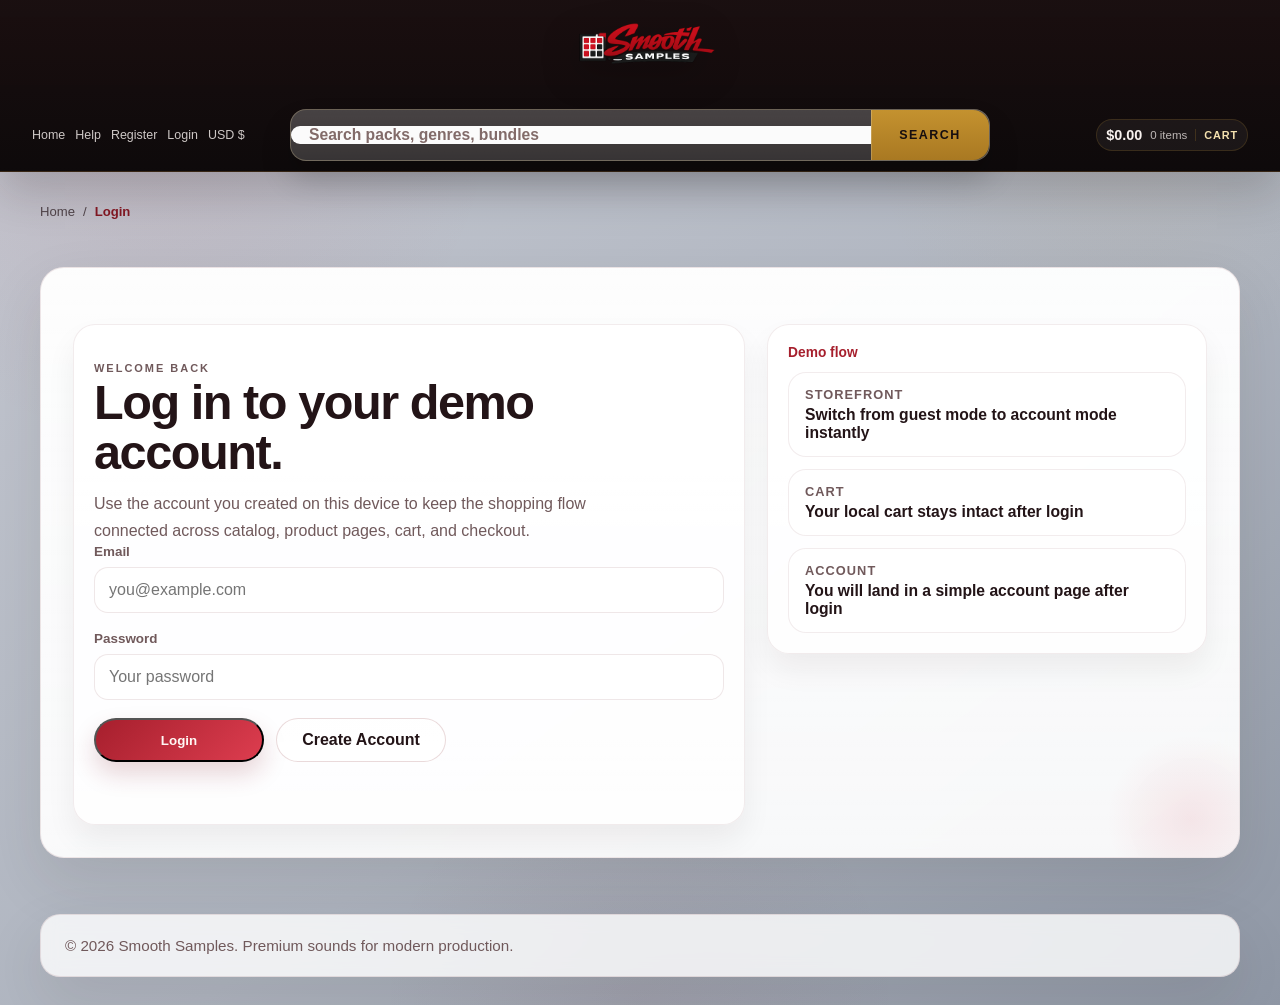
<file: login.html>
<!doctype html>
<html lang="en">
  <head>
    <meta charset="UTF-8" />
    <meta name="viewport" content="width=device-width, initial-scale=1.0" />
    <title>Smooth Samples | Login</title>
    <meta
      name="description"
      content="Log into your demo Smooth Samples account."
    />
    <link rel="stylesheet" href="./styles.css?v=20260406-12" />
  </head>
  <body class="page-login">
    <div class="site-shell" id="top">
      <header class="site-header">
        <div class="utility-bar" aria-label="Store utilities">
          <a class="utility-logo" href="./index.html" aria-label="Smooth Samples home">
            <img class="utility-logo-image" src="./assets/logo/smooth-samples-logo-latest-crop-test-2.png" alt="Smooth Samples logo" />
          </a>
          <form class="search-bar" action="./index.html" method="get" role="search">
            <label class="sr-only" for="login-search">Search sample packs</label>
            <input id="login-search" name="q" type="search" placeholder="Search packs, genres, bundles" />
            <button type="submit" aria-label="Search">Search</button>
          </form>
          <div class="utility-links" data-help-href="./help.html">
            <a href="./help.html">Help</a>
            <a href="./register.html">Register</a>
            <a href="./login.html">Login</a>
            <a href="./catalog.html">USD $</a>
          </div>
          <a class="cart-pill" href="./cart.html" aria-label="View cart">
            <span class="cart-total">$0.00</span>
            <span class="cart-meta">0 items</span>
            <strong>Cart</strong>
          </a>
        </div>

      </header>

      <main class="page">
        <nav class="breadcrumb" aria-label="Breadcrumb">
          <a href="./index.html">Home</a>
          <span>/</span>
          <a href="./login.html" aria-current="page">Login</a>
        </nav>

        <section class="section auth-hero">
          <div class="auth-layout">
            <div class="checkout-card auth-card">
              <div class="section-heading">
                <p class="eyebrow">Welcome Back</p>
                <h1 class="catalog-title">Log in to your demo account.</h1>
                <p>
                  Use the account you created on this device to keep the shopping flow
                  connected across catalog, product pages, cart, and checkout.
                </p>
              </div>

              <form class="checkout-form" id="login-form">
                <label class="form-field">
                  <span>Email</span>
                  <input type="email" name="email" required placeholder="you@example.com" />
                </label>
                <label class="form-field">
                  <span>Password</span>
                  <input type="password" name="password" required placeholder="Your password" />
                </label>
                <div class="checkout-actions">
                  <button class="btn btn-primary" type="submit">Login</button>
                  <a class="btn btn-secondary" href="./register.html">Create Account</a>
                </div>
                <p class="auth-message" id="login-message"></p>
              </form>
            </div>

            <aside class="checkout-card auth-card auth-side-card">
              <p class="panel-label">Demo flow</p>
              <div class="auth-benefits">
                <div class="account-detail">
                  <span>Storefront</span>
                  <strong>Switch from guest mode to account mode instantly</strong>
                </div>
                <div class="account-detail">
                  <span>Cart</span>
                  <strong>Your local cart stays intact after login</strong>
                </div>
                <div class="account-detail">
                  <span>Account</span>
                  <strong>You will land in a simple account page after login</strong>
                </div>
              </div>
            </aside>
          </div>
        </section>
      </main>

      <footer class="site-footer">
        <p>© 2026 Smooth Samples. Premium sounds for modern production.</p>
      </footer>
    </div>
    <script src="./assets/js/store-api.js"></script>
    <script src="./assets/js/cart.js"></script>
    <script src="./assets/js/auth.js?v=20260406-9"></script>
    <script src="./assets/js/search-ui.js?v=20260406-12"></script>
    <script src="./assets/js/auth-page.js?v=20260406-12"></script>
  </body>
</html>
</file>
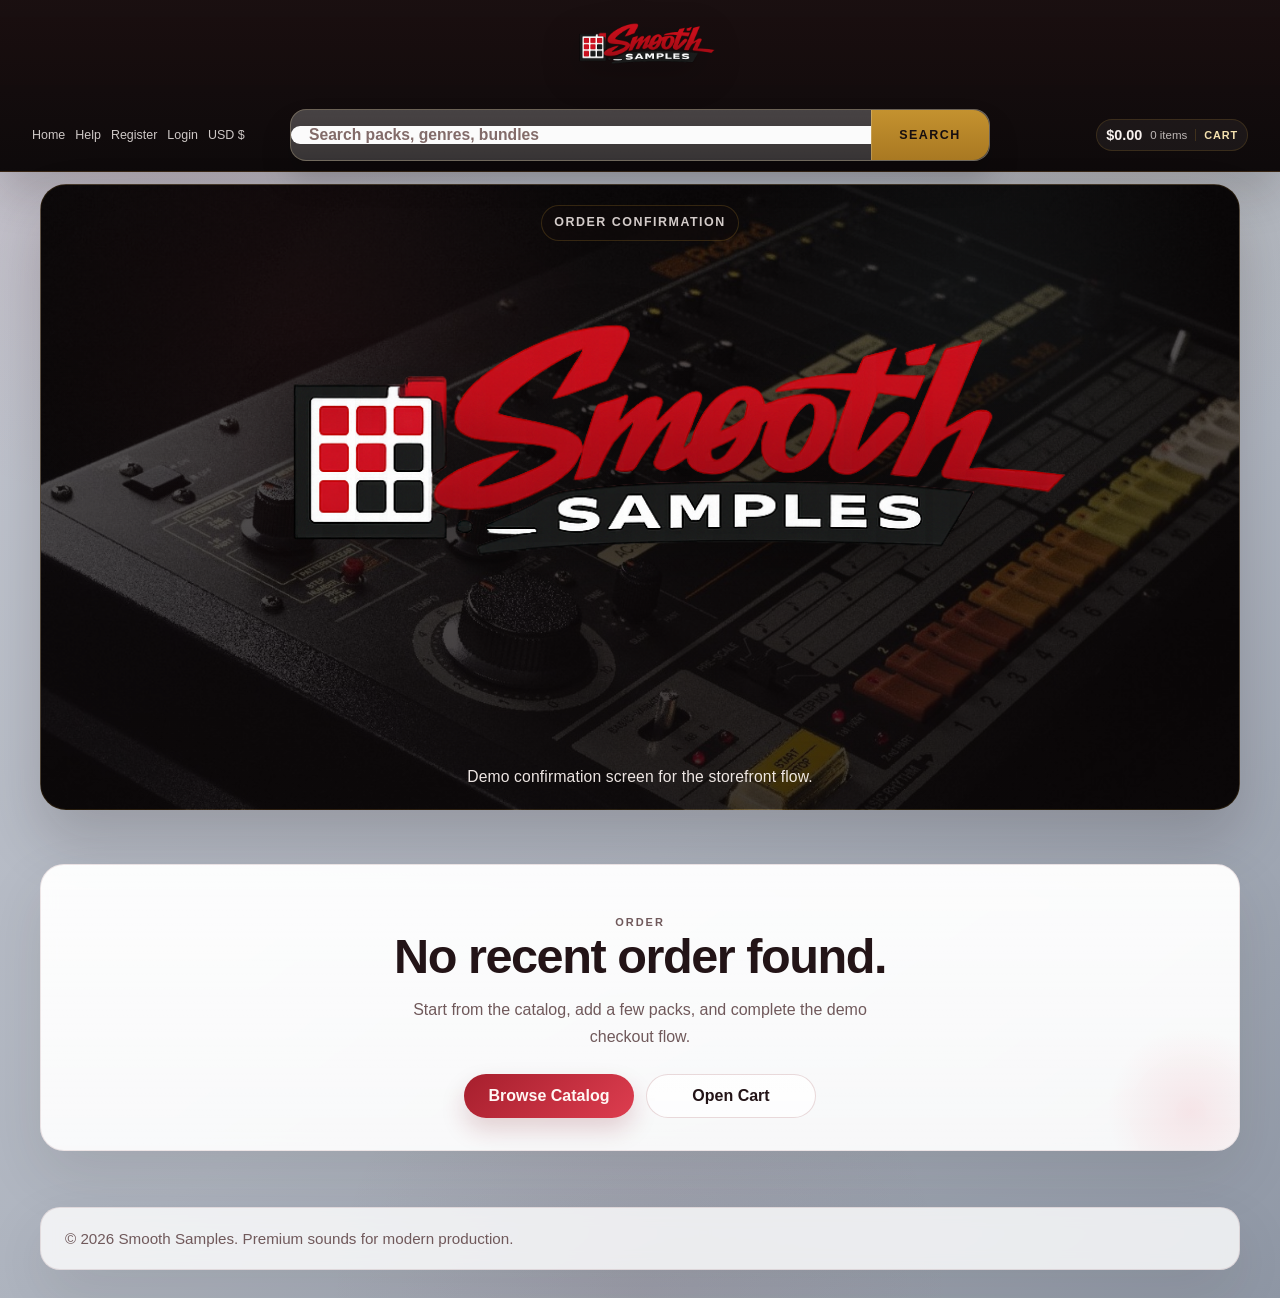
<file: order-confirmation.html>
<!doctype html>
<html lang="en">
  <head>
    <meta charset="UTF-8" />
    <meta name="viewport" content="width=device-width, initial-scale=1.0" />
    <title>Smooth Samples | Order Confirmation</title>
    <meta
      name="description"
      content="Demo order confirmation for Smooth Samples."
    />
    <link rel="stylesheet" href="./styles.css?v=20260406-3" />
  </head>
  <body class="page-order-confirmation">
    <div class="site-shell" id="top">
      <header class="site-header">
        <div class="utility-bar" aria-label="Store utilities">
          <a class="utility-logo" href="./index.html" aria-label="Smooth Samples home">
            <img
              class="utility-logo-image"
              src="./assets/logo/smooth-samples-logo-latest-crop-test-2.png"
              alt="Smooth Samples logo"
            />
          </a>

          <form class="search-bar" action="./catalog.html" method="get" role="search">
            <label class="sr-only" for="order-search">Search sample packs</label>
            <input
              id="order-search"
              name="q"
              type="search"
              placeholder="Search packs, genres, bundles"
            />
            <button type="submit" aria-label="Search">Search</button>
          </form>

          <div class="utility-links" data-help-href="./index.html#contact">
            <a href="./index.html#contact">Help</a>
            <a href="./register.html">Register</a>
            <a href="./login.html">Login</a>
            <a href="./catalog.html">USD $</a>
          </div>

          <a class="cart-pill" href="./cart.html" aria-label="View cart">
            <span class="cart-total">$0.00</span>
            <span class="cart-meta">0 items</span>
            <strong>Cart</strong>
          </a>
        </div>

        <div class="header-branding header-branding-compact">
          <p class="header-kicker">Order Confirmation</p>
          <a class="brand" href="./index.html" aria-label="Smooth Samples home">
            <img
              class="brand-logo"
              src="./assets/logo/smooth-samples-logo-latest-crop-test-2.png"
              alt="Smooth Samples logo"
            />
          </a>
          <p class="brand-note">
            Demo confirmation screen for the storefront flow.
          </p>
        </div>
      </header>

      <main class="page" id="order-confirmation-root"></main>

      <footer class="site-footer">
        <p>© 2026 Smooth Samples. Premium sounds for modern production.</p>
      </footer>
    </div>
    <script src="./assets/js/store-api.js"></script>
    <script src="./assets/js/cart.js"></script>
    <script src="./assets/js/auth.js?v=20260406-9"></script>
    <script src="./assets/js/search-ui.js?v=20260406-3"></script>
    <script src="./assets/js/order-confirmation.js?v=20260406-3"></script>
  </body>
</html>
</file>
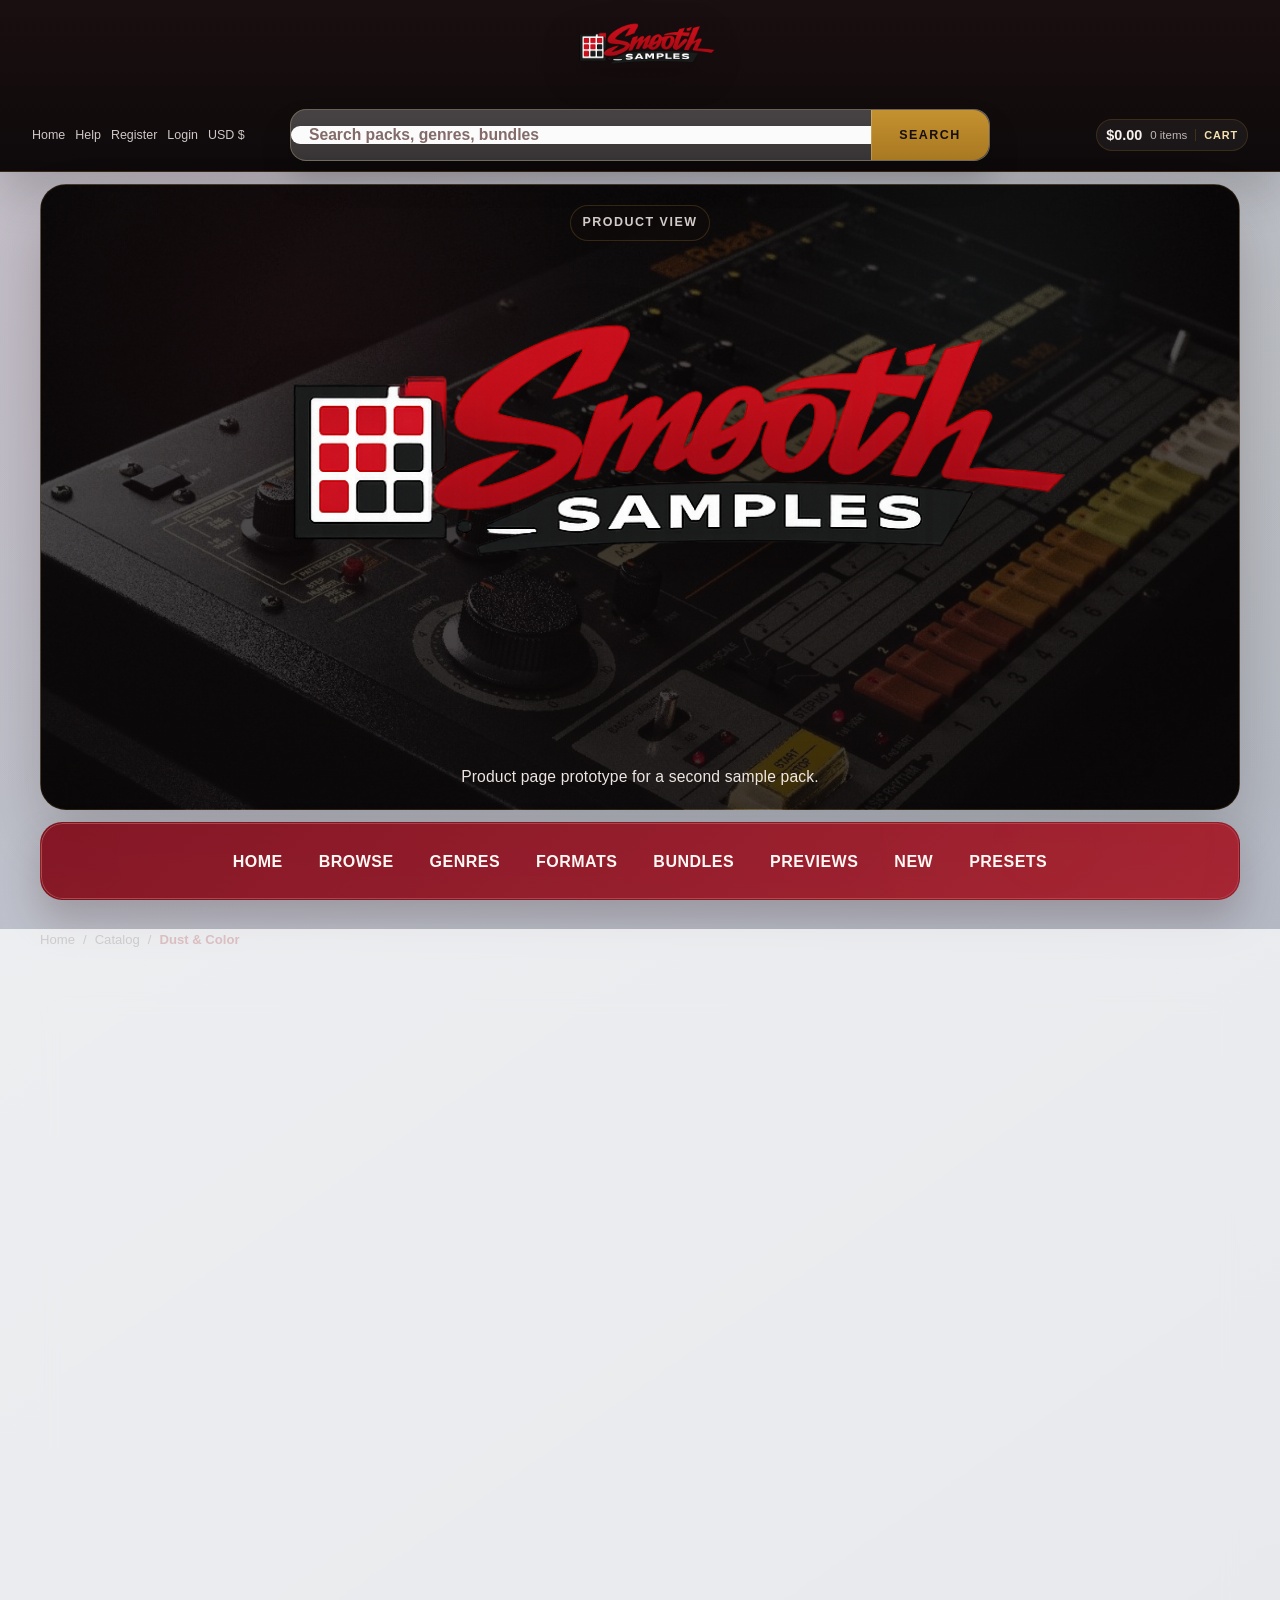
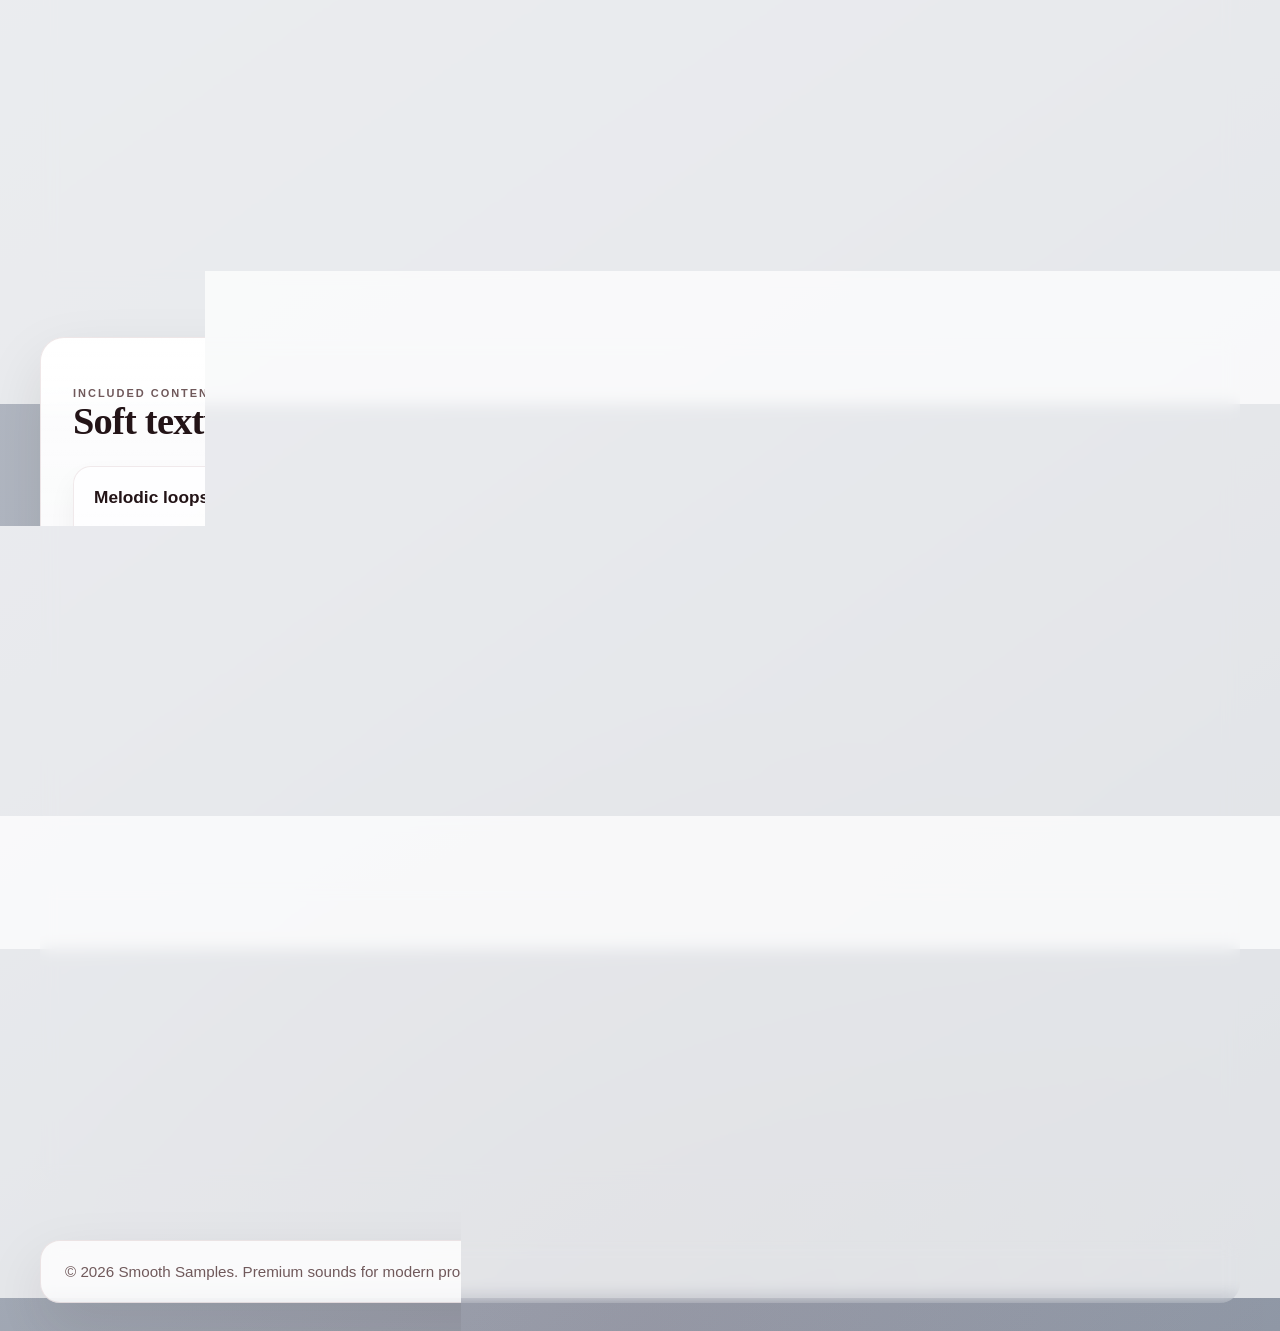
<file: product-dust-and-color.html>
<!doctype html>
<html lang="en">
  <head>
    <meta charset="UTF-8" />
    <meta name="viewport" content="width=device-width, initial-scale=1.0" />
    <title>Smooth Samples | Dust & Color</title>
    <meta
      name="description"
      content="Dust & Color sample pack with lo-fi textures, warm keys, and preview-ready product details."
    />
    <link rel="stylesheet" href="./styles.css?v=20260406-5" />
  </head>
  <body class="page-product" data-pack-slug="dust-and-color">
    <div class="site-shell" id="top">
      <header class="site-header">
        <div class="utility-bar" aria-label="Store utilities">
          <a class="utility-logo" href="./index.html" aria-label="Smooth Samples home">
            <img
              class="utility-logo-image"
              src="./assets/logo/smooth-samples-logo-latest-crop-test-2.png"
              alt="Smooth Samples logo"
            />
          </a>

          <form class="search-bar" action="./catalog.html" method="get" role="search">
            <label class="sr-only" for="product-search-lofi">Search sample packs</label>
            <input
              id="product-search-lofi"
              name="q"
              type="search"
              placeholder="Search packs, genres, bundles"
            />
            <button type="submit" aria-label="Search">Search</button>
          </form>

          <div class="utility-links" data-help-href="#product-help">
            <a href="#product-help">Help</a>
            <a href="./register.html">Register</a>
            <a href="./login.html">Login</a>
            <a href="./catalog.html">USD $</a>
          </div>

          <a class="cart-pill" href="./cart.html" aria-label="View cart">
            <span class="cart-total">$0.00</span>
            <span class="cart-meta">0 items</span>
            <strong>Cart</strong>
          </a>
        </div>

        <div class="header-branding header-branding-compact">
          <p class="header-kicker">Product View</p>
          <a class="brand" href="./index.html" aria-label="Smooth Samples home">
            <img
              class="brand-logo"
              src="./assets/logo/smooth-samples-logo-latest-crop-test-2.png"
              alt="Smooth Samples logo"
            />
          </a>
          <p class="brand-note">
            Product page prototype for a second sample pack.
          </p>
        </div>

        <div class="header-tools">
          <nav class="site-nav" aria-label="Main navigation">
            <a href="./index.html">Home</a>
            <a href="./catalog.html">Browse</a>
            <a href="./catalog.html">Genres</a>
            <a href="./catalog.html#catalog-grid">Formats</a>
            <a href="./catalog.html">Bundles</a>
            <a href="./index.html#preview-experience">Previews</a>
            <a href="./index.html#new-arrivals">New</a>
            <a href="./catalog.html#catalog-grid">Presets</a>
          </nav>
        </div>
      </header>

      <main class="page">
        <nav class="breadcrumb" aria-label="Breadcrumb">
          <a href="./index.html">Home</a>
          <span>/</span>
          <a href="./catalog.html">Catalog</a>
          <span>/</span>
          <a href="./product-dust-and-color.html" aria-current="page">Dust &amp; Color</a>
        </nav>

        <section class="section product-hero">
          <div class="product-layout">
            <div class="product-media">
              <div class="product-cover pack-visual pack-visual-lofi" aria-hidden="true"></div>
              <div class="product-player">
                <div class="product-player-top">
                  <strong>Pack Preview</strong>
                  <span>Secure preview mode</span>
                </div>
                <div class="waveform" aria-hidden="true">
                  <span></span>
                  <span></span>
                  <span></span>
                  <span></span>
                  <span></span>
                  <span></span>
                  <span></span>
                  <span></span>
                  <span></span>
                  <span></span>
                  <span></span>
                  <span></span>
                </div>
                <div class="preview-demo-bottom">
                  <span>00:16</span>
                  <span>00:37</span>
                </div>
              </div>
            </div>

            <div class="product-summary">
              <p class="eyebrow" id="product-eyebrow">Lo-Fi Pack</p>
              <h1 class="catalog-title" id="product-title">Dust & Color</h1>
              <p class="product-lead" id="product-lead">
                Warm keys, dusty textures, and soft percussion built for lo-fi,
                soulful beats, and intimate arrangements.
              </p>

              <div class="catalog-jumpbar product-jumpbar" aria-label="Product quick navigation">
                <a href="./catalog.html">Back to Catalog</a>
                <a href="./product-midnight-pressure.html">Previous Product</a>
                <a href="./index.html#featured-packs">Featured on Home</a>
              </div>

              <div class="product-review-line">
                <span id="product-review-rating">4.8/5 producer rating</span>
                <span>92 favorites</span>
                <span>Instant download</span>
              </div>

              <div class="product-price-row">
                <strong class="product-price" id="product-price">$9.99</strong>
                <span class="product-badge" id="product-badge">Editor Pick</span>
              </div>

              <div class="product-meta-grid" id="product-meta-grid">
                <div><strong>44</strong><span>loops</span></div>
                <div><strong>18</strong><span>textures</span></div>
                <div><strong>WAV</strong><span>+ stems</span></div>
                <div><strong>4.8</strong><span>rating</span></div>
              </div>

              <div class="product-buy-box">
                <div class="buy-box-row">
                  <span>License</span>
                  <strong>Royalty-free</strong>
                </div>
                <div class="buy-box-row">
                  <span>Delivery</span>
                  <strong>Instant digital download</strong>
                </div>
                <div class="buy-box-row">
                  <span>Best fit</span>
                  <strong>Lo-fi, chillhop, soul-inspired beats</strong>
                </div>
              </div>

              <div class="product-actions">
                <button class="btn btn-primary" id="add-to-cart-button" type="button">
                  Add to Cart
                </button>
                <a class="btn btn-secondary" href="./catalog.html">Back to Catalog</a>
              </div>

              <ul class="product-highlights">
                <li>Tape-inspired textures and warm melodic content</li>
                <li>Preview playback without account creation</li>
                <li>Built for relaxed loops and emotional beatmaking</li>
              </ul>
            </div>
          </div>
        </section>

        <section class="section product-details">
          <div class="section-heading-row">
            <div class="section-heading">
              <p class="eyebrow">Included Content</p>
              <h2>Soft textures and musical material ready to shape.</h2>
            </div>
            <a class="section-link" href="./catalog.html">Back to Catalog</a>
          </div>

          <div class="detail-grid">
            <article class="detail-card">
              <h3>Melodic loops</h3>
              <p>Warm chords, dusty keys, and slow-moving harmonic progressions.</p>
            </article>
            <article class="detail-card">
              <h3>Atmospheric layers</h3>
              <p>Textural noise, tape character, and ambient details to fill the mix gently.</p>
            </article>
            <article class="detail-card">
              <h3>Stem support</h3>
              <p>Flexible layered content for producers who want more arrangement control.</p>
            </article>
          </div>

          <div class="spec-table" id="product-spec-table">
            <div class="spec-row">
              <span>Pack size</span>
              <strong>62 files</strong>
            </div>
            <div class="spec-row">
              <span>File types</span>
              <strong>24-bit WAV, stems</strong>
            </div>
            <div class="spec-row">
              <span>Best for</span>
              <strong>Lo-fi, chillhop, soulful instrumentals</strong>
            </div>
            <div class="spec-row">
              <span>Preview access</span>
              <strong>No login required</strong>
            </div>
          </div>
        </section>

        <section class="section product-related" id="product-help">
          <div class="section-heading-row">
            <div class="section-heading">
              <p class="eyebrow">Related Packs</p>
              <h2>Stay in the same mood.</h2>
            </div>
            <a class="section-link" href="./catalog.html">See full catalog</a>
          </div>

          <div class="compact-catalog">
            <article class="compact-item">
              <div class="compact-art compact-art-c" aria-hidden="true"></div>
              <div class="compact-copy">
                <p class="compact-tag">R&B</p>
                <h3>Velour Nights</h3>
                <p>Smooth keys, textures, and rich vocal mood.</p>
              </div>
              <div class="compact-meta">
                <span>$23</span>
                <strong>Preview</strong>
              </div>
            </article>
            <article class="compact-item">
              <div class="compact-art compact-art-e" aria-hidden="true"></div>
              <div class="compact-copy">
                <p class="compact-tag">Lo-Fi</p>
                <h3>Paper Memory</h3>
                <p>Dusty chords, soft percussion, and tape warmth.</p>
              </div>
              <div class="compact-meta">
                <span>$21</span>
                <strong>Preview</strong>
              </div>
            </article>
          </div>
        </section>
      </main>

      <footer class="site-footer">
        <p>© 2026 Smooth Samples. Premium sounds for modern production.</p>
      </footer>
    </div>
    <script src="./assets/js/store-api.js"></script>
    <script src="./assets/js/cart.js"></script>
    <script src="./assets/js/auth.js?v=20260406-9"></script>
    <script src="./assets/js/search-ui.js?v=20260406-5"></script>
    <script src="./assets/js/product.js?v=20260406-5"></script>
  </body>
</html>
</file>
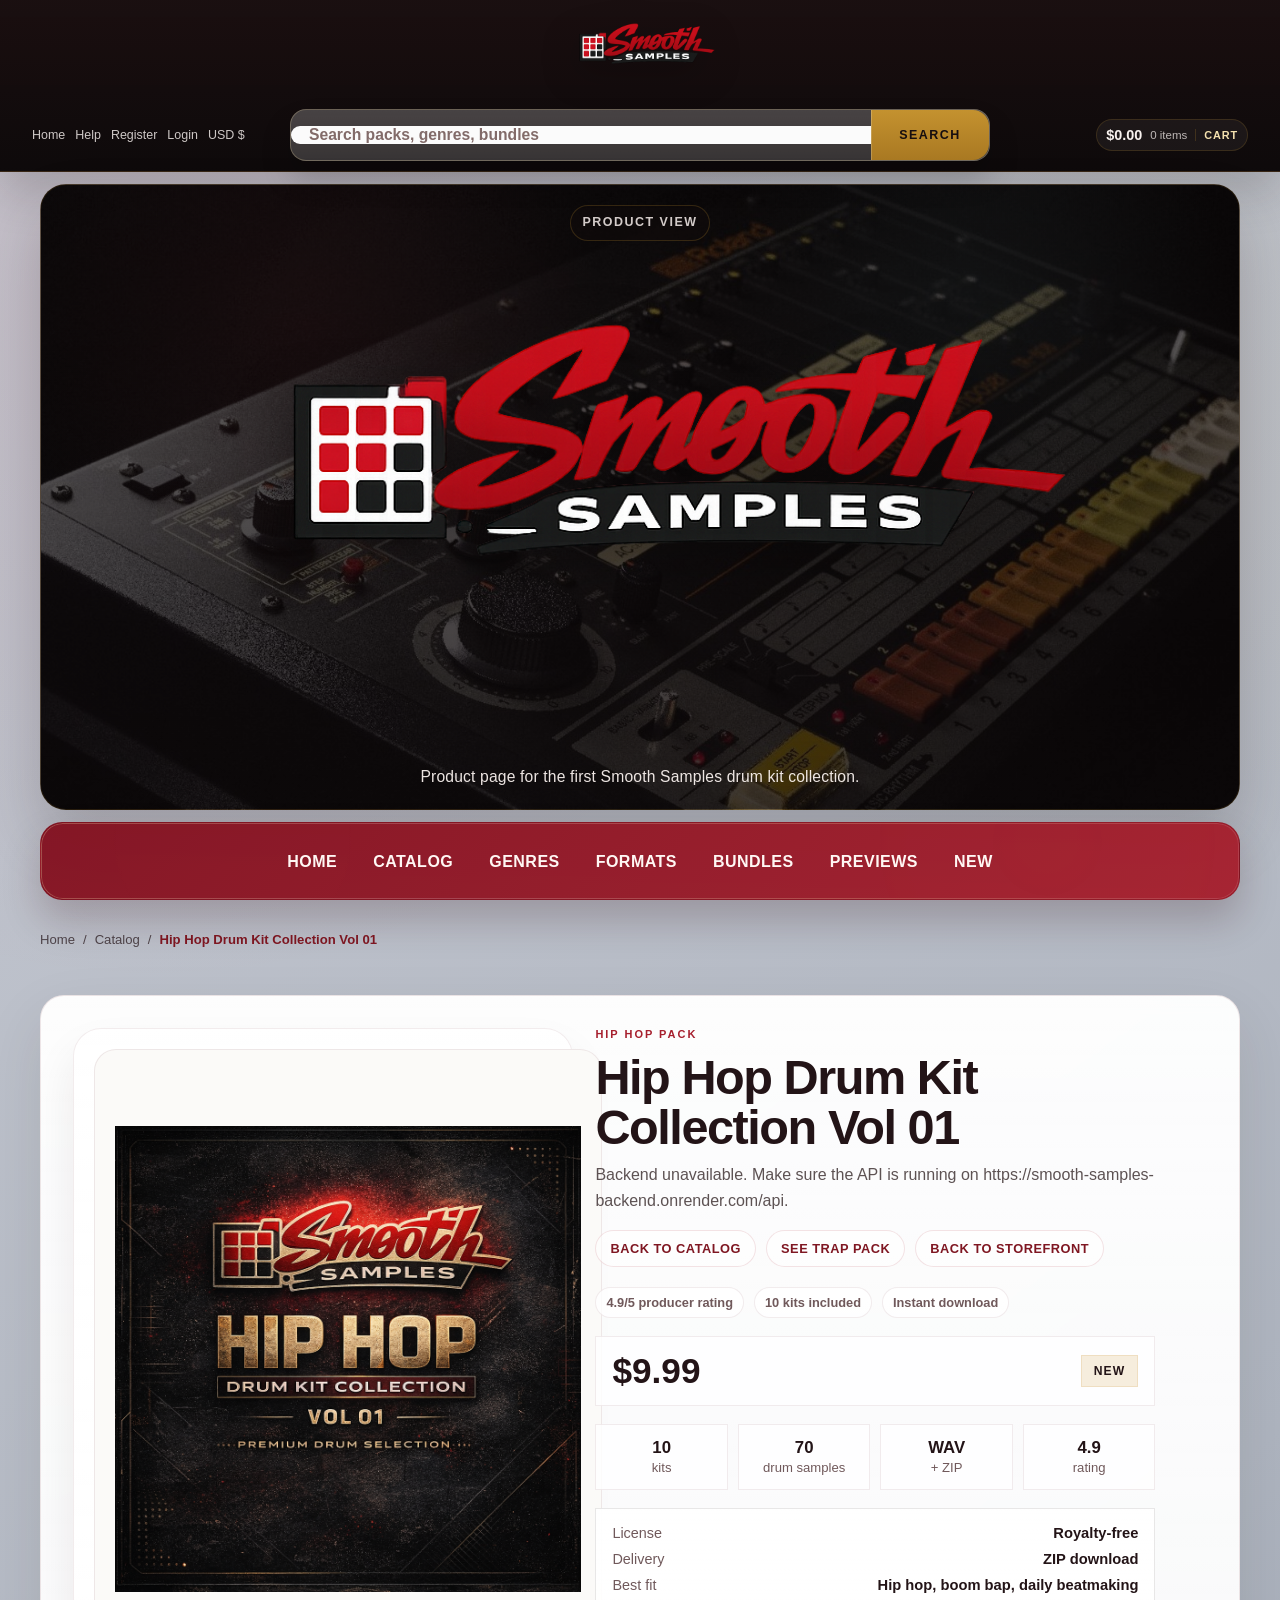
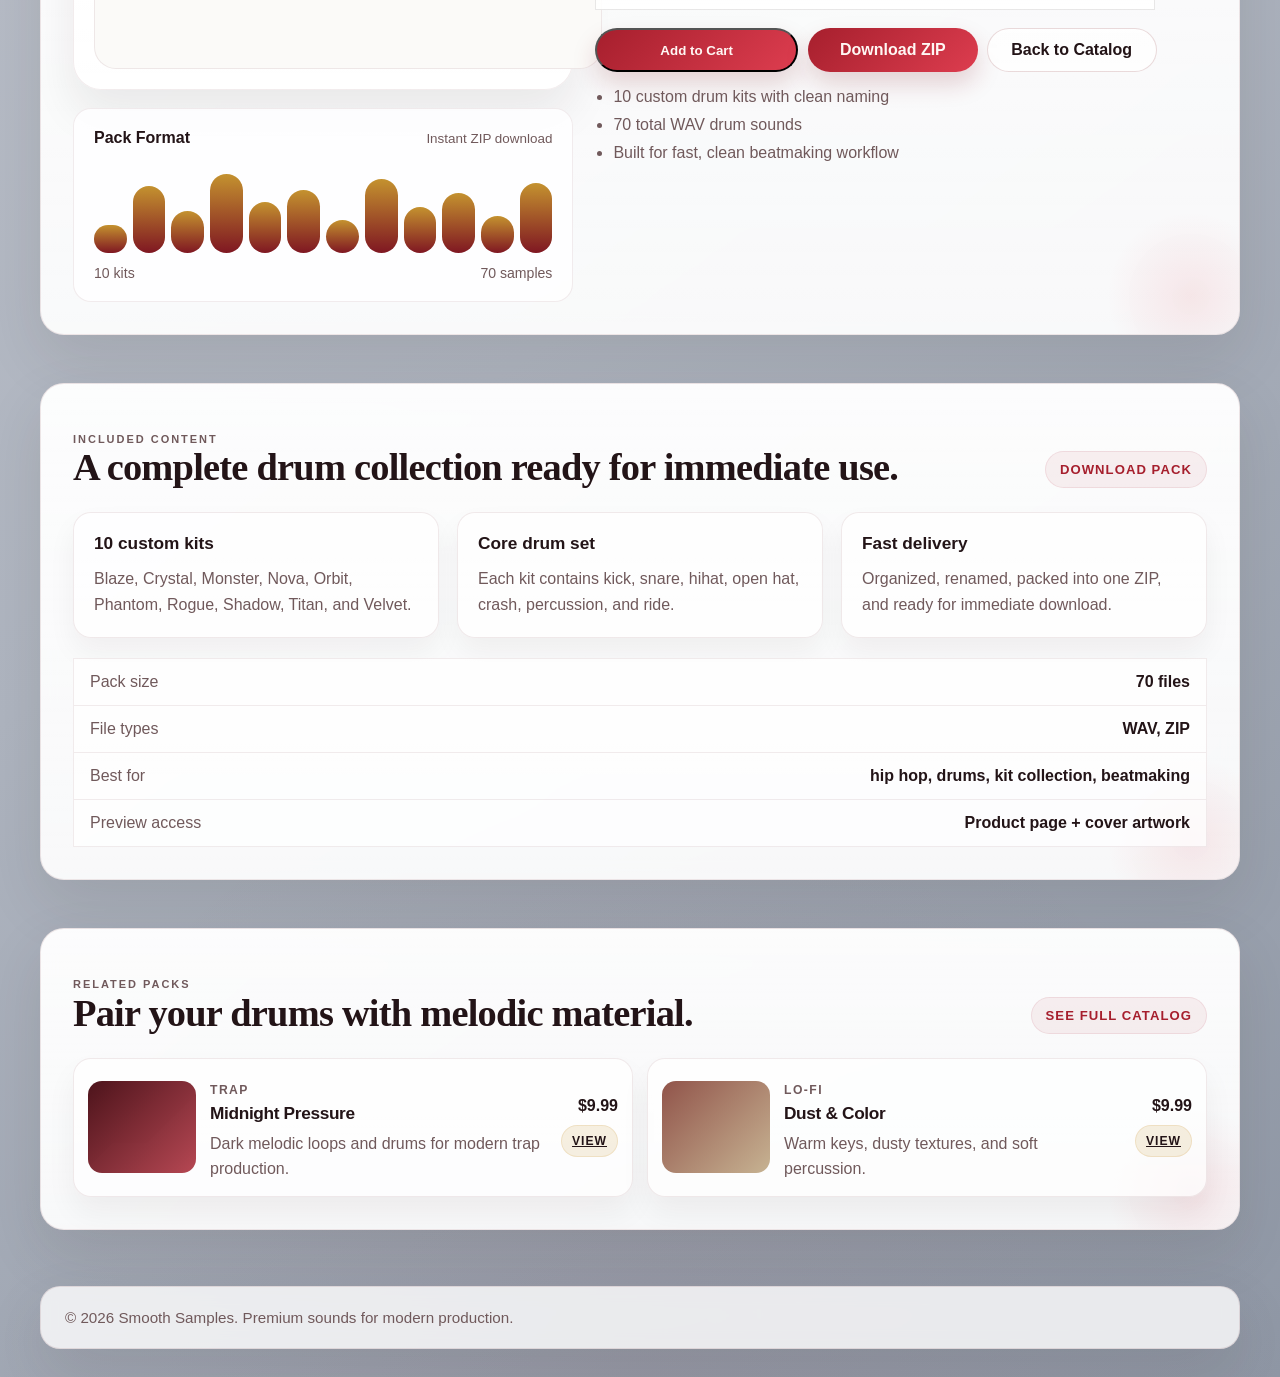
<file: product-hip-hop-drum-kit-collection-vol-01.html>
<!doctype html>
<html lang="en">
  <head>
    <meta charset="UTF-8" />
    <meta name="viewport" content="width=device-width, initial-scale=1.0" />
    <title>Smooth Samples | Hip Hop Drum Kit Collection Vol 01</title>
    <meta
      name="description"
      content="Hip Hop Drum Kit Collection Vol 01 with 10 custom drum kits and 70 ready-to-use WAV drum samples."
    />
    <link rel="stylesheet" href="./styles.css?v=20260406-12" />
  </head>
  <body class="page-product" data-pack-slug="hip-hop-drum-kit-collection-vol-01">
    <div class="site-shell" id="top">
      <header class="site-header">
        <div class="utility-bar" aria-label="Store utilities">
          <a class="utility-logo" href="./index.html" aria-label="Smooth Samples home">
            <img
              class="utility-logo-image"
              src="./assets/logo/smooth-samples-logo-latest-crop-test-2.png"
              alt="Smooth Samples logo"
            />
          </a>

          <form class="search-bar" action="./catalog.html" method="get" role="search">
            <label class="sr-only" for="product-search-hiphop-kit">Search sample packs</label>
            <input
              id="product-search-hiphop-kit"
              name="q"
              type="search"
              placeholder="Search packs, genres, bundles"
            />
            <button type="submit" aria-label="Search">Search</button>
          </form>

          <div class="utility-links" data-help-href="./help.html">
            <a href="./help.html">Help</a>
            <a href="./register.html">Register</a>
            <a href="./login.html">Login</a>
            <a href="./catalog.html">USD $</a>
          </div>

          <a class="cart-pill" href="./cart.html" aria-label="View cart">
            <span class="cart-total">$0.00</span>
            <span class="cart-meta">0 items</span>
            <strong>Cart</strong>
          </a>
        </div>

        <div class="header-branding header-branding-compact">
          <p class="header-kicker">Product View</p>
          <a class="brand" href="./index.html" aria-label="Smooth Samples home">
            <img
              class="brand-logo"
              src="./assets/logo/smooth-samples-logo-latest-crop-test-2.png"
              alt="Smooth Samples logo"
            />
          </a>
          <p class="brand-note">
            Product page for the first Smooth Samples drum kit collection.
          </p>
        </div>

        <div class="header-tools">
          <nav class="site-nav" aria-label="Main navigation">
            <a href="./index.html">Home</a>
            <a href="./catalog.html">Catalog</a>
            <a href="./catalog.html#catalog-grid">Genres</a>
            <a href="./catalog.html#catalog-grid">Formats</a>
            <a href="./catalog.html#catalog-grid">Bundles</a>
            <a href="./help.html">Previews</a>
            <a href="./catalog.html#catalog-grid">New</a>
          </nav>
        </div>
      </header>

      <main class="page">
        <nav class="breadcrumb" aria-label="Breadcrumb">
          <a href="./index.html">Home</a>
          <span>/</span>
          <a href="./catalog.html">Catalog</a>
          <span>/</span>
          <a href="./product-hip-hop-drum-kit-collection-vol-01.html" aria-current="page">Hip Hop Drum Kit Collection Vol 01</a>
        </nav>

        <section class="section product-hero">
          <div class="product-layout product-layout-cover">
            <div class="product-media product-media-cover">
              <div class="product-cover-frame">
                <div class="product-cover product-cover-artwork">
                  <img
                    class="product-cover-image"
                    src="./assets/packs/smooth-samples-hip-hop-drum-kit-collection-vol-01-cover.png"
                    alt="Hip Hop Drum Kit Collection Vol 01 cover"
                  />
                </div>
              </div>
              <div class="product-player product-player-cover">
                <div class="product-player-top">
                  <strong>Pack Format</strong>
                  <span>Instant ZIP download</span>
                </div>
                <div class="waveform" aria-hidden="true">
                  <span></span>
                  <span></span>
                  <span></span>
                  <span></span>
                  <span></span>
                  <span></span>
                  <span></span>
                  <span></span>
                  <span></span>
                  <span></span>
                  <span></span>
                  <span></span>
                </div>
                <div class="preview-demo-bottom">
                  <span>10 kits</span>
                  <span>70 samples</span>
                </div>
              </div>
            </div>

            <div class="product-summary">
              <p class="eyebrow" id="product-eyebrow">Hip Hop Pack</p>
              <h1 class="catalog-title" id="product-title">Hip Hop Drum Kit Collection Vol 01</h1>
              <p class="product-lead" id="product-lead">
                A focused hip hop drum kit bundle built for producers who want fast, usable sounds without digging through clutter.
              </p>

              <div class="catalog-jumpbar product-jumpbar" aria-label="Product quick navigation">
                <a href="./catalog.html">Back to Catalog</a>
                <a href="./product-midnight-pressure.html">See Trap Pack</a>
                <a href="./index.html">Back to Storefront</a>
              </div>

              <div class="product-review-line">
                <span id="product-review-rating">4.9/5 producer rating</span>
                <span>10 kits included</span>
                <span>Instant download</span>
              </div>

              <div class="product-price-row">
                <strong class="product-price" id="product-price">$9.99</strong>
                <span class="product-badge" id="product-badge">New</span>
              </div>

              <div class="product-meta-grid" id="product-meta-grid">
                <div><strong>10</strong><span>kits</span></div>
                <div><strong>70</strong><span>drum samples</span></div>
                <div><strong>WAV</strong><span>+ ZIP</span></div>
                <div><strong>4.9</strong><span>rating</span></div>
              </div>

              <div class="product-buy-box">
                <div class="buy-box-row">
                  <span>License</span>
                  <strong>Royalty-free</strong>
                </div>
                <div class="buy-box-row">
                  <span>Delivery</span>
                  <strong>ZIP download</strong>
                </div>
                <div class="buy-box-row">
                  <span>Best fit</span>
                  <strong>Hip hop, boom bap, daily beatmaking</strong>
                </div>
              </div>

              <div class="product-actions">
                <button class="btn btn-primary" id="add-to-cart-button" type="button">
                  Add to Cart
                </button>
                <a class="btn btn-primary" href="./sample-packs/Smooth%20Samples%20Hip%20Hop%20Drum%20Kit%20Collection%20Vol%2001.zip">Download ZIP</a>
                <a class="btn btn-secondary" href="./catalog.html">Back to Catalog</a>
              </div>

              <ul class="product-highlights">
                <li>10 custom drum kits with clean naming</li>
                <li>70 total WAV drum sounds</li>
                <li>Built for fast, clean beatmaking workflow</li>
              </ul>
            </div>
          </div>
        </section>

        <section class="section product-details">
          <div class="section-heading-row">
            <div class="section-heading">
              <p class="eyebrow">Included Content</p>
              <h2>A complete drum collection ready for immediate use.</h2>
            </div>
            <a class="section-link" href="./sample-packs/Smooth%20Samples%20Hip%20Hop%20Drum%20Kit%20Collection%20Vol%2001.zip">Download Pack</a>
          </div>

          <div class="detail-grid">
            <article class="detail-card">
              <h3>10 custom kits</h3>
              <p>Blaze, Crystal, Monster, Nova, Orbit, Phantom, Rogue, Shadow, Titan, and Velvet.</p>
            </article>
            <article class="detail-card">
              <h3>Core drum set</h3>
              <p>Each kit contains kick, snare, hihat, open hat, crash, percussion, and ride.</p>
            </article>
            <article class="detail-card">
              <h3>Fast delivery</h3>
              <p>Organized, renamed, packed into one ZIP, and ready for immediate download.</p>
            </article>
          </div>

          <div class="spec-table" id="product-spec-table">
            <div class="spec-row">
              <span>Pack size</span>
              <strong>70 files</strong>
            </div>
            <div class="spec-row">
              <span>File types</span>
              <strong>WAV, ZIP</strong>
            </div>
            <div class="spec-row">
              <span>Best for</span>
              <strong>hip hop, drums, kit collection, beatmaking</strong>
            </div>
            <div class="spec-row">
              <span>Preview access</span>
              <strong>Product page + cover artwork</strong>
            </div>
          </div>
        </section>

        <section class="section product-related" id="product-help">
          <div class="section-heading-row">
            <div class="section-heading">
              <p class="eyebrow">Related Packs</p>
              <h2>Pair your drums with melodic material.</h2>
            </div>
            <a class="section-link" href="./catalog.html">See full catalog</a>
          </div>

          <div class="compact-catalog">
            <article class="compact-item">
              <div class="compact-art compact-art-a" aria-hidden="true"></div>
              <div class="compact-copy">
                <p class="compact-tag">Trap</p>
                <h3>Midnight Pressure</h3>
                <p>Dark melodic loops and drums for modern trap production.</p>
              </div>
              <div class="compact-meta">
                <span>$9.99</span>
                <strong><a href="./product-midnight-pressure.html">View</a></strong>
              </div>
            </article>
            <article class="compact-item">
              <div class="compact-art compact-art-e" aria-hidden="true"></div>
              <div class="compact-copy">
                <p class="compact-tag">Lo-Fi</p>
                <h3>Dust & Color</h3>
                <p>Warm keys, dusty textures, and soft percussion.</p>
              </div>
              <div class="compact-meta">
                <span>$9.99</span>
                <strong><a href="./product-dust-and-color.html">View</a></strong>
              </div>
            </article>
          </div>
        </section>
      </main>

      <footer class="site-footer">
        <p>© 2026 Smooth Samples. Premium sounds for modern production.</p>
      </footer>
    </div>
    <script src="./assets/js/store-api.js"></script>
    <script src="./assets/js/cart.js"></script>
    <script src="./assets/js/auth.js?v=20260406-9"></script>
    <script src="./assets/js/search-ui.js?v=20260406-5"></script>
    <script src="./assets/js/product.js?v=20260406-5"></script>
  </body>
</html>
</file>
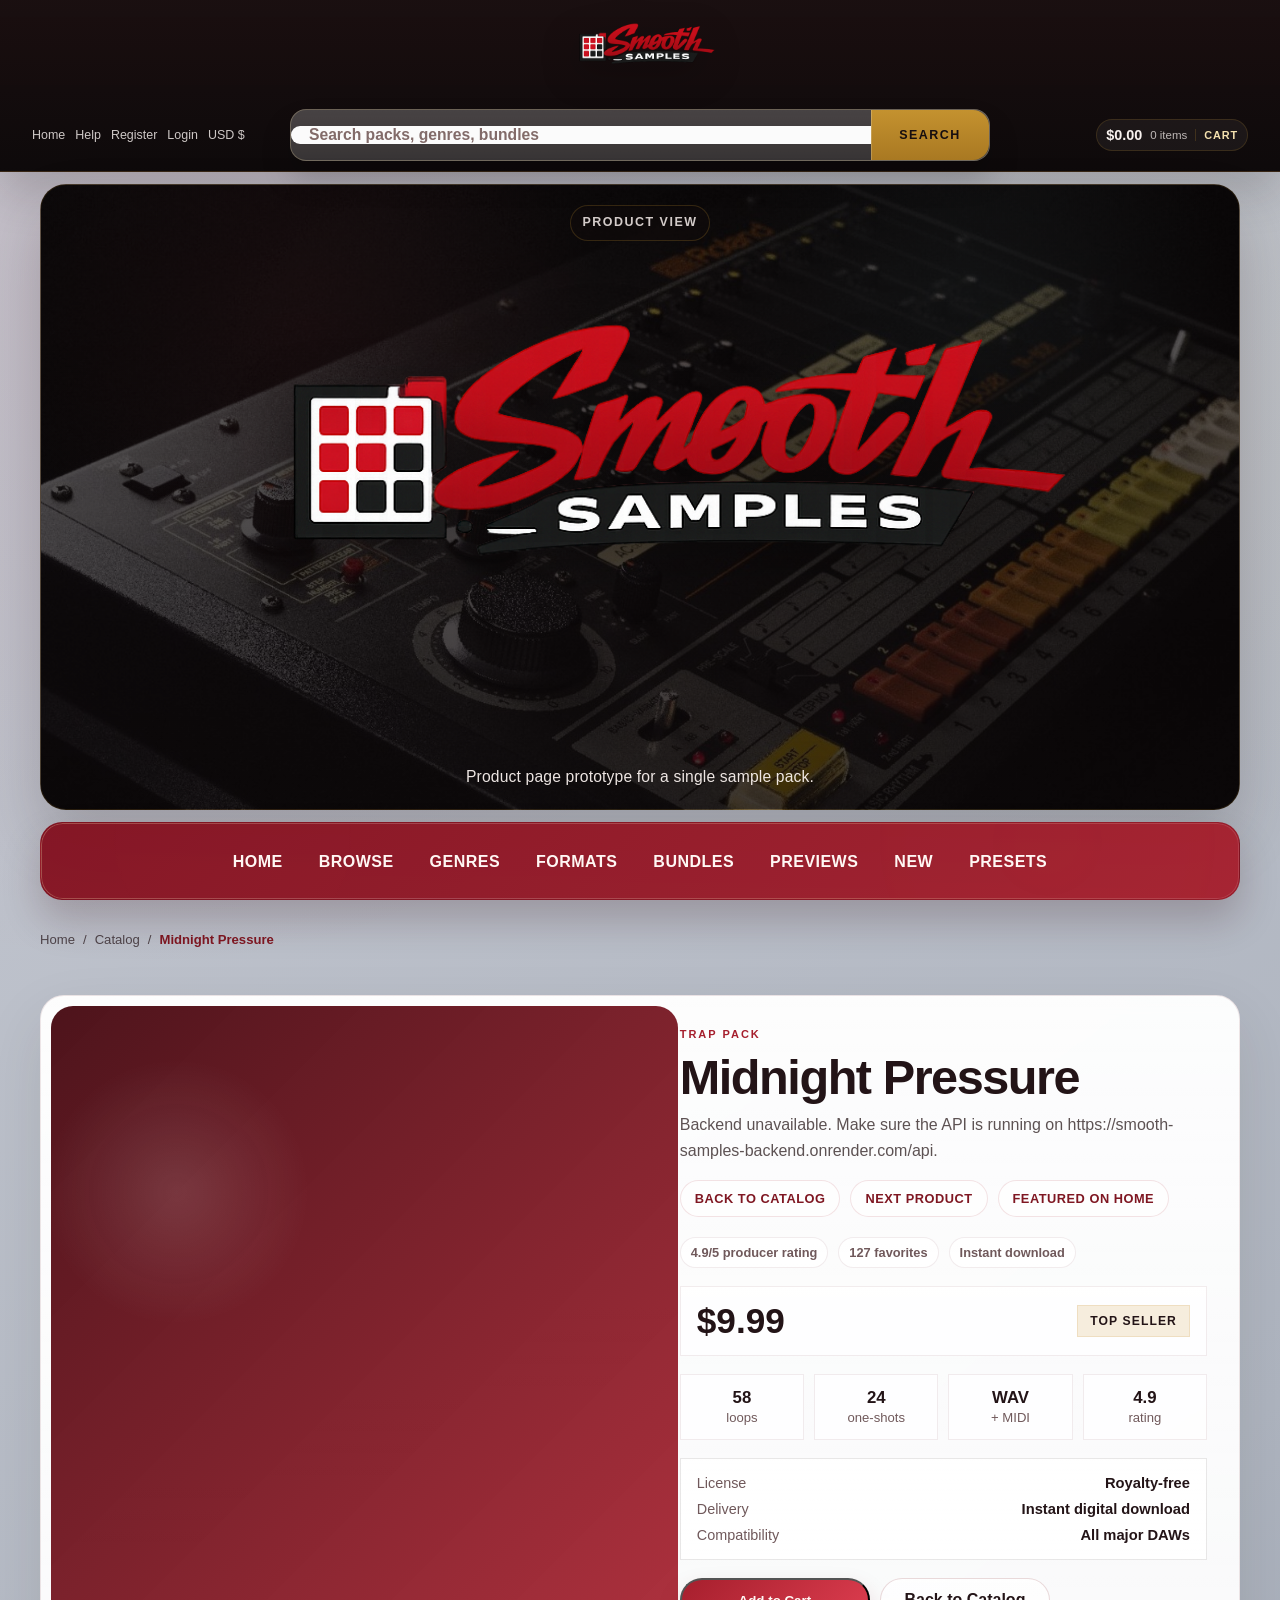
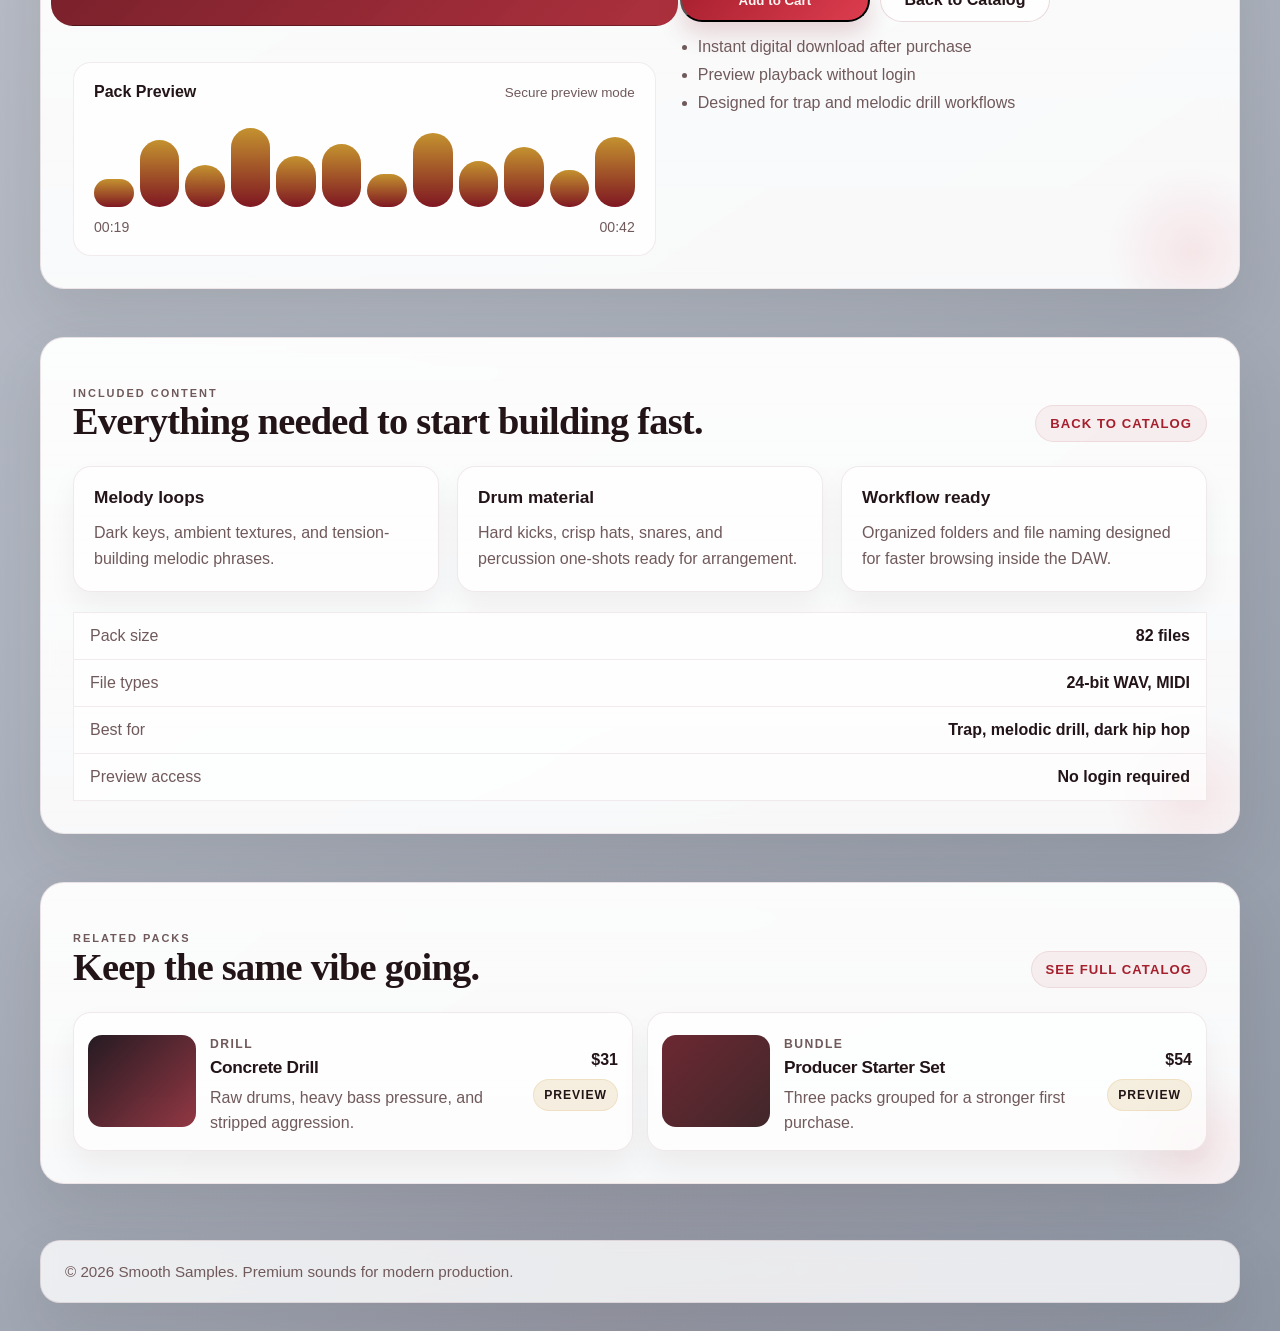
<file: product-midnight-pressure.html>
<!doctype html>
<html lang="en">
  <head>
    <meta charset="UTF-8" />
    <meta name="viewport" content="width=device-width, initial-scale=1.0" />
    <title>Smooth Samples | Midnight Pressure</title>
    <meta
      name="description"
      content="Midnight Pressure sample pack with preview player, included content, and production-ready details."
    />
    <link rel="stylesheet" href="./styles.css?v=20260406-5" />
  </head>
  <body class="page-product" data-pack-slug="midnight-pressure">
    <div class="site-shell" id="top">
      <header class="site-header">
        <div class="utility-bar" aria-label="Store utilities">
          <a class="utility-logo" href="./index.html" aria-label="Smooth Samples home">
            <img
              class="utility-logo-image"
              src="./assets/logo/smooth-samples-logo-latest-crop-test-2.png"
              alt="Smooth Samples logo"
            />
          </a>

          <form class="search-bar" action="./catalog.html" method="get" role="search">
            <label class="sr-only" for="product-search">Search sample packs</label>
            <input
              id="product-search"
              name="q"
              type="search"
              placeholder="Search packs, genres, bundles"
            />
            <button type="submit" aria-label="Search">Search</button>
          </form>

          <div class="utility-links" data-help-href="#product-help">
            <a href="#product-help">Help</a>
            <a href="./register.html">Register</a>
            <a href="./login.html">Login</a>
            <a href="./catalog.html">USD $</a>
          </div>

          <a class="cart-pill" href="./cart.html" aria-label="View cart">
            <span class="cart-total">$0.00</span>
            <span class="cart-meta">0 items</span>
            <strong>Cart</strong>
          </a>
        </div>

        <div class="header-branding header-branding-compact">
          <p class="header-kicker">Product View</p>
          <a class="brand" href="./index.html" aria-label="Smooth Samples home">
            <img
              class="brand-logo"
              src="./assets/logo/smooth-samples-logo-latest-crop-test-2.png"
              alt="Smooth Samples logo"
            />
          </a>
          <p class="brand-note">
            Product page prototype for a single sample pack.
          </p>
        </div>

        <div class="header-tools">
          <nav class="site-nav" aria-label="Main navigation">
            <a href="./index.html">Home</a>
            <a href="./catalog.html">Browse</a>
            <a href="./catalog.html">Genres</a>
            <a href="./catalog.html#catalog-grid">Formats</a>
            <a href="./catalog.html">Bundles</a>
            <a href="./index.html#preview-experience">Previews</a>
            <a href="./index.html#new-arrivals">New</a>
            <a href="./catalog.html#catalog-grid">Presets</a>
          </nav>
        </div>
      </header>

      <main class="page">
        <nav class="breadcrumb" aria-label="Breadcrumb">
          <a href="./index.html">Home</a>
          <span>/</span>
          <a href="./catalog.html">Catalog</a>
          <span>/</span>
          <a href="./product-midnight-pressure.html" aria-current="page">Midnight Pressure</a>
        </nav>

        <section class="section product-hero">
          <div class="product-layout">
            <div class="product-media">
              <div class="product-cover pack-visual pack-visual-trap" aria-hidden="true"></div>
              <div class="product-player">
                <div class="product-player-top">
                  <strong>Pack Preview</strong>
                  <span>Secure preview mode</span>
                </div>
                <div class="waveform" aria-hidden="true">
                  <span></span>
                  <span></span>
                  <span></span>
                  <span></span>
                  <span></span>
                  <span></span>
                  <span></span>
                  <span></span>
                  <span></span>
                  <span></span>
                  <span></span>
                  <span></span>
                </div>
                <div class="preview-demo-bottom">
                  <span>00:19</span>
                  <span>00:42</span>
                </div>
              </div>
            </div>

            <div class="product-summary">
              <p class="eyebrow" id="product-eyebrow">Trap Pack</p>
              <h1 class="catalog-title" id="product-title">Midnight Pressure</h1>
              <p class="product-lead" id="product-lead">
                Dark melodic loops, sharp textures, and hard drums built for
                modern trap production.
              </p>

              <div class="catalog-jumpbar product-jumpbar" aria-label="Product quick navigation">
                <a href="./catalog.html">Back to Catalog</a>
                <a href="./product-dust-and-color.html">Next Product</a>
                <a href="./index.html#featured-packs">Featured on Home</a>
              </div>

              <div class="product-review-line">
                <span id="product-review-rating">4.9/5 producer rating</span>
                <span>127 favorites</span>
                <span>Instant download</span>
              </div>

              <div class="product-price-row">
                <strong class="product-price" id="product-price">$9.99</strong>
                <span class="product-badge" id="product-badge">Top Seller</span>
              </div>

              <div class="product-meta-grid" id="product-meta-grid">
                <div><strong>58</strong><span>loops</span></div>
                <div><strong>24</strong><span>one-shots</span></div>
                <div><strong>WAV</strong><span>+ MIDI</span></div>
                <div><strong>4.9</strong><span>rating</span></div>
              </div>

              <div class="product-buy-box">
                <div class="buy-box-row">
                  <span>License</span>
                  <strong>Royalty-free</strong>
                </div>
                <div class="buy-box-row">
                  <span>Delivery</span>
                  <strong>Instant digital download</strong>
                </div>
                <div class="buy-box-row">
                  <span>Compatibility</span>
                  <strong>All major DAWs</strong>
                </div>
              </div>

              <div class="product-actions">
                <button class="btn btn-primary" id="add-to-cart-button" type="button">
                  Add to Cart
                </button>
                <a class="btn btn-secondary" href="./catalog.html">Back to Catalog</a>
              </div>

              <ul class="product-highlights">
                <li>Instant digital download after purchase</li>
                <li>Preview playback without login</li>
                <li>Designed for trap and melodic drill workflows</li>
              </ul>
            </div>
          </div>
        </section>

        <section class="section product-details">
          <div class="section-heading-row">
            <div class="section-heading">
              <p class="eyebrow">Included Content</p>
              <h2>Everything needed to start building fast.</h2>
            </div>
            <a class="section-link" href="./catalog.html">Back to Catalog</a>
          </div>

          <div class="detail-grid">
            <article class="detail-card">
              <h3>Melody loops</h3>
              <p>Dark keys, ambient textures, and tension-building melodic phrases.</p>
            </article>
            <article class="detail-card">
              <h3>Drum material</h3>
              <p>Hard kicks, crisp hats, snares, and percussion one-shots ready for arrangement.</p>
            </article>
            <article class="detail-card">
              <h3>Workflow ready</h3>
              <p>Organized folders and file naming designed for faster browsing inside the DAW.</p>
            </article>
          </div>

          <div class="spec-table" id="product-spec-table">
            <div class="spec-row">
              <span>Pack size</span>
              <strong>82 files</strong>
            </div>
            <div class="spec-row">
              <span>File types</span>
              <strong>24-bit WAV, MIDI</strong>
            </div>
            <div class="spec-row">
              <span>Best for</span>
              <strong>Trap, melodic drill, dark hip hop</strong>
            </div>
            <div class="spec-row">
              <span>Preview access</span>
              <strong>No login required</strong>
            </div>
          </div>
        </section>

        <section class="section product-related" id="product-help">
          <div class="section-heading-row">
            <div class="section-heading">
              <p class="eyebrow">Related Packs</p>
              <h2>Keep the same vibe going.</h2>
            </div>
            <a class="section-link" href="./catalog.html">See full catalog</a>
          </div>

          <div class="compact-catalog">
            <article class="compact-item">
              <div class="compact-art compact-art-b" aria-hidden="true"></div>
              <div class="compact-copy">
                <p class="compact-tag">Drill</p>
                <h3>Concrete Drill</h3>
                <p>Raw drums, heavy bass pressure, and stripped aggression.</p>
              </div>
              <div class="compact-meta">
                <span>$31</span>
                <strong>Preview</strong>
              </div>
            </article>
            <article class="compact-item">
              <div class="compact-art compact-art-f" aria-hidden="true"></div>
              <div class="compact-copy">
                <p class="compact-tag">Bundle</p>
                <h3>Producer Starter Set</h3>
                <p>Three packs grouped for a stronger first purchase.</p>
              </div>
              <div class="compact-meta">
                <span>$54</span>
                <strong>Preview</strong>
              </div>
            </article>
          </div>
        </section>
      </main>

      <footer class="site-footer">
        <p>© 2026 Smooth Samples. Premium sounds for modern production.</p>
      </footer>
    </div>
    <script src="./assets/js/store-api.js"></script>
    <script src="./assets/js/cart.js"></script>
    <script src="./assets/js/auth.js?v=20260406-9"></script>
    <script src="./assets/js/search-ui.js?v=20260406-5"></script>
    <script src="./assets/js/product.js?v=20260406-5"></script>
  </body>
</html>
</file>
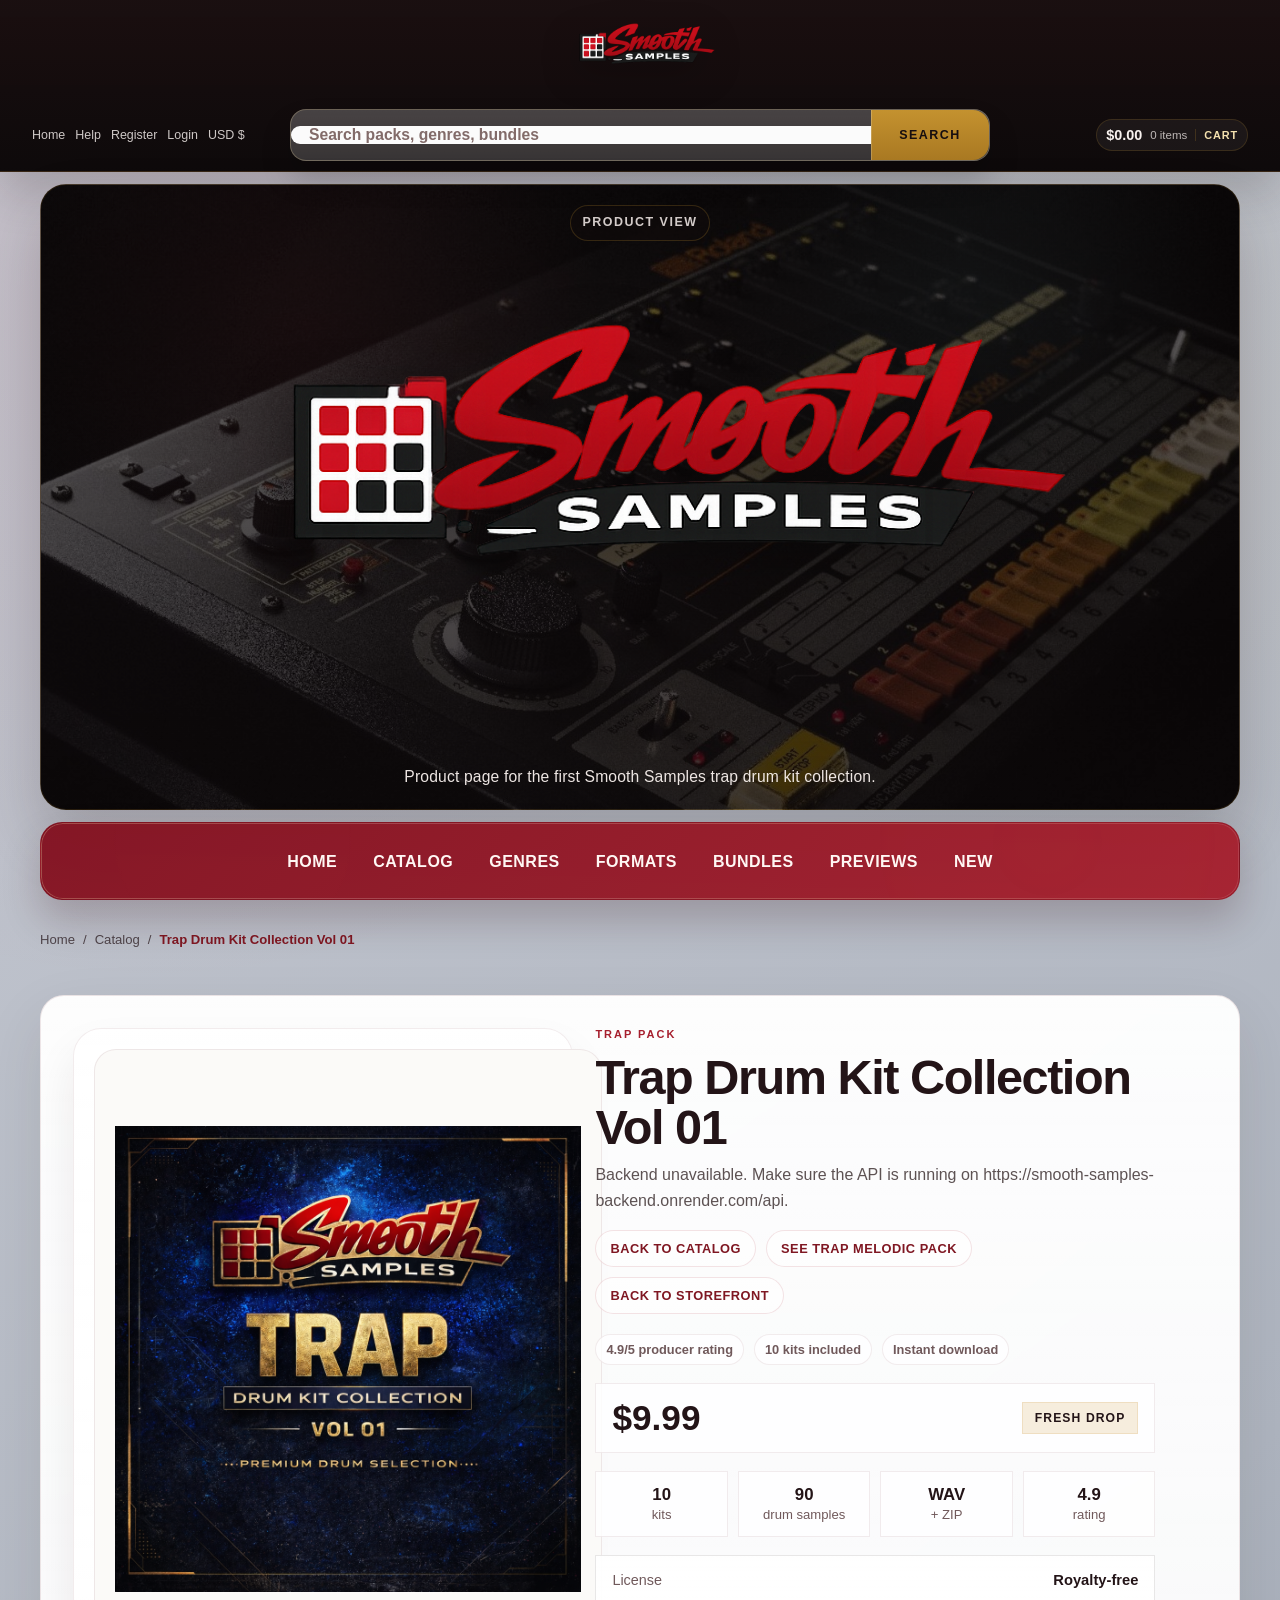
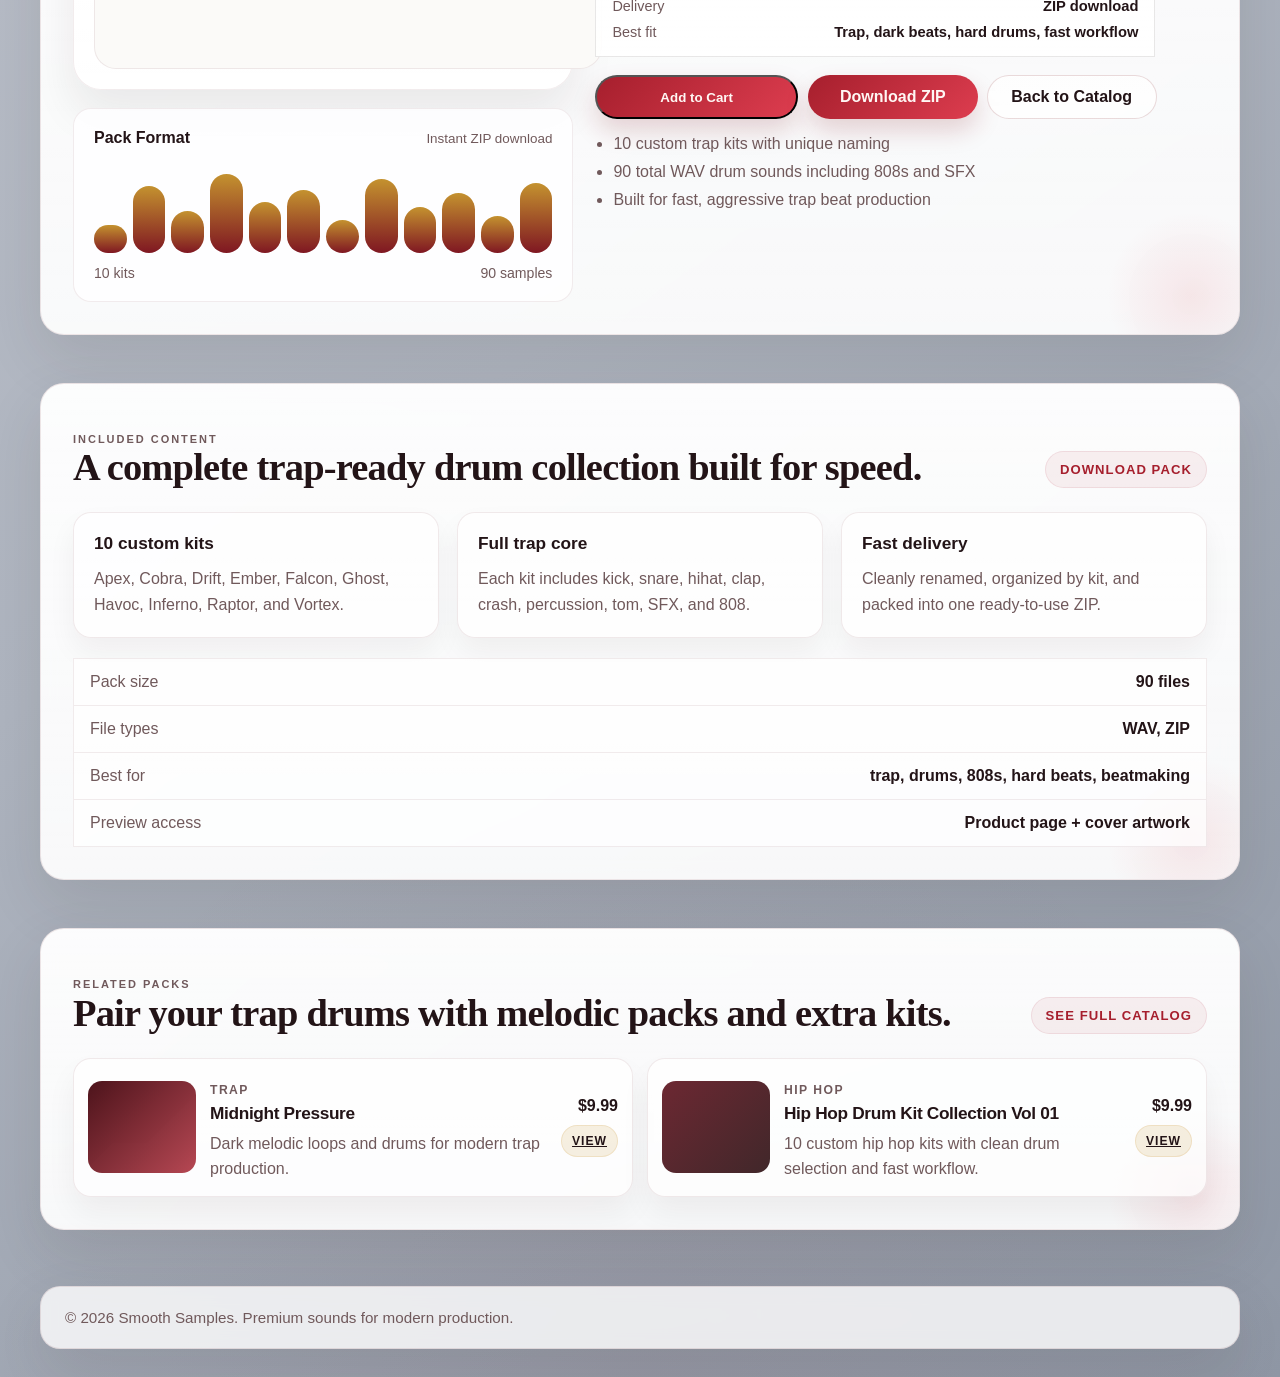
<file: product-trap-drum-kit-collection-vol-01.html>
<!doctype html>
<html lang="en">
  <head>
    <meta charset="UTF-8" />
    <meta name="viewport" content="width=device-width, initial-scale=1.0" />
    <title>Smooth Samples | Trap Drum Kit Collection Vol 01</title>
    <meta
      name="description"
      content="Trap Drum Kit Collection Vol 01 with 10 custom kits and 90 ready-to-use WAV drum samples."
    />
    <link rel="stylesheet" href="./styles.css?v=20260406-12" />
  </head>
  <body class="page-product" data-pack-slug="trap-drum-kit-collection-vol-01">
    <div class="site-shell" id="top">
      <header class="site-header">
        <div class="utility-bar" aria-label="Store utilities">
          <a class="utility-logo" href="./index.html" aria-label="Smooth Samples home">
            <img
              class="utility-logo-image"
              src="./assets/logo/smooth-samples-logo-latest-crop-test-2.png"
              alt="Smooth Samples logo"
            />
          </a>

          <form class="search-bar" action="./catalog.html" method="get" role="search">
            <label class="sr-only" for="product-search-trap-kit-vol-01">Search sample packs</label>
            <input
              id="product-search-trap-kit-vol-01"
              name="q"
              type="search"
              placeholder="Search packs, genres, bundles"
            />
            <button type="submit" aria-label="Search">Search</button>
          </form>

          <div class="utility-links" data-help-href="./help.html">
            <a href="./help.html">Help</a>
            <a href="./register.html">Register</a>
            <a href="./login.html">Login</a>
            <a href="./catalog.html">USD $</a>
          </div>

          <a class="cart-pill" href="./cart.html" aria-label="View cart">
            <span class="cart-total">$0.00</span>
            <span class="cart-meta">0 items</span>
            <strong>Cart</strong>
          </a>
        </div>

        <div class="header-branding header-branding-compact">
          <p class="header-kicker">Product View</p>
          <a class="brand" href="./index.html" aria-label="Smooth Samples home">
            <img
              class="brand-logo"
              src="./assets/logo/smooth-samples-logo-latest-crop-test-2.png"
              alt="Smooth Samples logo"
            />
          </a>
          <p class="brand-note">
            Product page for the first Smooth Samples trap drum kit collection.
          </p>
        </div>

        <div class="header-tools">
          <nav class="site-nav" aria-label="Main navigation">
            <a href="./index.html">Home</a>
            <a href="./catalog.html">Catalog</a>
            <a href="./catalog.html#catalog-grid">Genres</a>
            <a href="./catalog.html#catalog-grid">Formats</a>
            <a href="./catalog.html#catalog-grid">Bundles</a>
            <a href="./help.html">Previews</a>
            <a href="./catalog.html#catalog-grid">New</a>
          </nav>
        </div>
      </header>

      <main class="page">
        <nav class="breadcrumb" aria-label="Breadcrumb">
          <a href="./index.html">Home</a>
          <span>/</span>
          <a href="./catalog.html">Catalog</a>
          <span>/</span>
          <a href="./product-trap-drum-kit-collection-vol-01.html" aria-current="page">Trap Drum Kit Collection Vol 01</a>
        </nav>

        <section class="section product-hero">
          <div class="product-layout product-layout-cover">
            <div class="product-media product-media-cover">
              <div class="product-cover-frame">
                <div class="product-cover product-cover-artwork">
                  <img
                    class="product-cover-image"
                    src="./assets/packs/smooth-samples-trap-drum-kit-collection-vol-01-cover.png"
                    alt="Trap Drum Kit Collection Vol 01 cover"
                  />
                </div>
              </div>
              <div class="product-player product-player-cover">
                <div class="product-player-top">
                  <strong>Pack Format</strong>
                  <span>Instant ZIP download</span>
                </div>
                <div class="waveform" aria-hidden="true">
                  <span></span>
                  <span></span>
                  <span></span>
                  <span></span>
                  <span></span>
                  <span></span>
                  <span></span>
                  <span></span>
                  <span></span>
                  <span></span>
                  <span></span>
                  <span></span>
                </div>
                <div class="preview-demo-bottom">
                  <span>10 kits</span>
                  <span>90 samples</span>
                </div>
              </div>
            </div>

            <div class="product-summary">
              <p class="eyebrow" id="product-eyebrow">Trap Pack</p>
              <h1 class="catalog-title" id="product-title">Trap Drum Kit Collection Vol 01</h1>
              <p class="product-lead" id="product-lead">
                A trap drum collection built for producers who want instant access to hard drums, sharp hats, useful FX, and ready-to-use 808s without wasting time digging.
              </p>

              <div class="catalog-jumpbar product-jumpbar" aria-label="Product quick navigation">
                <a href="./catalog.html">Back to Catalog</a>
                <a href="./product-midnight-pressure.html">See Trap Melodic Pack</a>
                <a href="./index.html">Back to Storefront</a>
              </div>

              <div class="product-review-line">
                <span id="product-review-rating">4.9/5 producer rating</span>
                <span>10 kits included</span>
                <span>Instant download</span>
              </div>

              <div class="product-price-row">
                <strong class="product-price" id="product-price">$9.99</strong>
                <span class="product-badge" id="product-badge">Fresh Drop</span>
              </div>

              <div class="product-meta-grid" id="product-meta-grid">
                <div><strong>10</strong><span>kits</span></div>
                <div><strong>90</strong><span>drum samples</span></div>
                <div><strong>WAV</strong><span>+ ZIP</span></div>
                <div><strong>4.9</strong><span>rating</span></div>
              </div>

              <div class="product-buy-box">
                <div class="buy-box-row">
                  <span>License</span>
                  <strong>Royalty-free</strong>
                </div>
                <div class="buy-box-row">
                  <span>Delivery</span>
                  <strong>ZIP download</strong>
                </div>
                <div class="buy-box-row">
                  <span>Best fit</span>
                  <strong>Trap, dark beats, hard drums, fast workflow</strong>
                </div>
              </div>

              <div class="product-actions">
                <button class="btn btn-primary" id="add-to-cart-button" type="button">
                  Add to Cart
                </button>
                <a class="btn btn-primary" href="./sample-packs/Smooth%20Samples%20Trap%20Drum%20Kit%20Collection%20Vol%2001.zip">Download ZIP</a>
                <a class="btn btn-secondary" href="./catalog.html">Back to Catalog</a>
              </div>

              <ul class="product-highlights">
                <li>10 custom trap kits with unique naming</li>
                <li>90 total WAV drum sounds including 808s and SFX</li>
                <li>Built for fast, aggressive trap beat production</li>
              </ul>
            </div>
          </div>
        </section>

        <section class="section product-details">
          <div class="section-heading-row">
            <div class="section-heading">
              <p class="eyebrow">Included Content</p>
              <h2>A complete trap-ready drum collection built for speed.</h2>
            </div>
            <a class="section-link" href="./sample-packs/Smooth%20Samples%20Trap%20Drum%20Kit%20Collection%20Vol%2001.zip">Download Pack</a>
          </div>

          <div class="detail-grid">
            <article class="detail-card">
              <h3>10 custom kits</h3>
              <p>Apex, Cobra, Drift, Ember, Falcon, Ghost, Havoc, Inferno, Raptor, and Vortex.</p>
            </article>
            <article class="detail-card">
              <h3>Full trap core</h3>
              <p>Each kit includes kick, snare, hihat, clap, crash, percussion, tom, SFX, and 808.</p>
            </article>
            <article class="detail-card">
              <h3>Fast delivery</h3>
              <p>Cleanly renamed, organized by kit, and packed into one ready-to-use ZIP.</p>
            </article>
          </div>

          <div class="spec-table" id="product-spec-table">
            <div class="spec-row">
              <span>Pack size</span>
              <strong>90 files</strong>
            </div>
            <div class="spec-row">
              <span>File types</span>
              <strong>WAV, ZIP</strong>
            </div>
            <div class="spec-row">
              <span>Best for</span>
              <strong>trap, drums, 808s, hard beats, beatmaking</strong>
            </div>
            <div class="spec-row">
              <span>Preview access</span>
              <strong>Product page + cover artwork</strong>
            </div>
          </div>
        </section>

        <section class="section product-related" id="product-help">
          <div class="section-heading-row">
            <div class="section-heading">
              <p class="eyebrow">Related Packs</p>
              <h2>Pair your trap drums with melodic packs and extra kits.</h2>
            </div>
            <a class="section-link" href="./catalog.html">See full catalog</a>
          </div>

          <div class="compact-catalog">
            <article class="compact-item">
              <div class="compact-art compact-art-a" aria-hidden="true"></div>
              <div class="compact-copy">
                <p class="compact-tag">Trap</p>
                <h3>Midnight Pressure</h3>
                <p>Dark melodic loops and drums for modern trap production.</p>
              </div>
              <div class="compact-meta">
                <span>$9.99</span>
                <strong><a href="./product-midnight-pressure.html">View</a></strong>
              </div>
            </article>
            <article class="compact-item">
              <div class="compact-art compact-art-f" aria-hidden="true"></div>
              <div class="compact-copy">
                <p class="compact-tag">Hip Hop</p>
                <h3>Hip Hop Drum Kit Collection Vol 01</h3>
                <p>10 custom hip hop kits with clean drum selection and fast workflow.</p>
              </div>
              <div class="compact-meta">
                <span>$9.99</span>
                <strong><a href="./product-hip-hop-drum-kit-collection-vol-01.html">View</a></strong>
              </div>
            </article>
          </div>
        </section>
      </main>

      <footer class="site-footer">
        <p>© 2026 Smooth Samples. Premium sounds for modern production.</p>
      </footer>
    </div>
    <script src="./assets/js/store-api.js"></script>
    <script src="./assets/js/cart.js"></script>
    <script src="./assets/js/auth.js?v=20260406-9"></script>
    <script src="./assets/js/search-ui.js?v=20260406-5"></script>
    <script src="./assets/js/product.js?v=20260406-5"></script>
  </body>
</html>
</file>
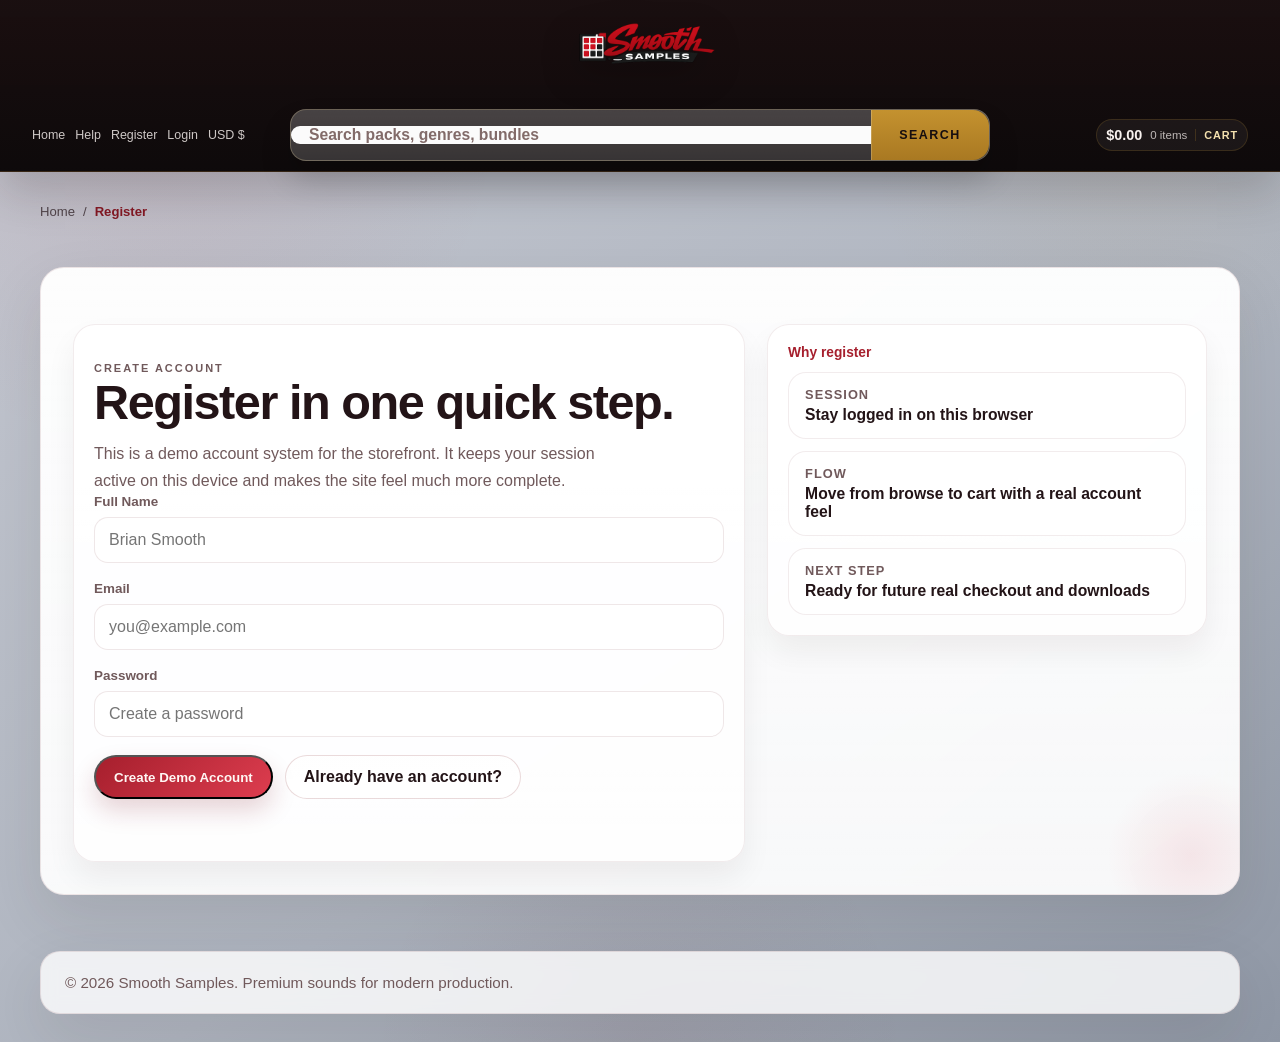
<file: register.html>
<!doctype html>
<html lang="en">
  <head>
    <meta charset="UTF-8" />
    <meta name="viewport" content="width=device-width, initial-scale=1.0" />
    <title>Smooth Samples | Register</title>
    <meta
      name="description"
      content="Create a demo Smooth Samples account to save your session and move through the storefront."
    />
    <link rel="stylesheet" href="./styles.css?v=20260406-12" />
  </head>
  <body class="page-register">
    <div class="site-shell" id="top">
      <header class="site-header">
        <div class="utility-bar" aria-label="Store utilities">
          <a class="utility-logo" href="./index.html" aria-label="Smooth Samples home">
            <img class="utility-logo-image" src="./assets/logo/smooth-samples-logo-latest-crop-test-2.png" alt="Smooth Samples logo" />
          </a>
          <form class="search-bar" action="./index.html" method="get" role="search">
            <label class="sr-only" for="register-search">Search sample packs</label>
            <input id="register-search" name="q" type="search" placeholder="Search packs, genres, bundles" />
            <button type="submit" aria-label="Search">Search</button>
          </form>
          <div class="utility-links" data-help-href="./help.html">
            <a href="./help.html">Help</a>
            <a href="./register.html">Register</a>
            <a href="./login.html">Login</a>
            <a href="./catalog.html">USD $</a>
          </div>
          <a class="cart-pill" href="./cart.html" aria-label="View cart">
            <span class="cart-total">$0.00</span>
            <span class="cart-meta">0 items</span>
            <strong>Cart</strong>
          </a>
        </div>

      </header>

      <main class="page">
        <nav class="breadcrumb" aria-label="Breadcrumb">
          <a href="./index.html">Home</a>
          <span>/</span>
          <a href="./register.html" aria-current="page">Register</a>
        </nav>

        <section class="section auth-hero">
          <div class="auth-layout">
            <div class="checkout-card auth-card">
              <div class="section-heading">
                <p class="eyebrow">Create Account</p>
                <h1 class="catalog-title">Register in one quick step.</h1>
                <p>
                  This is a demo account system for the storefront. It keeps your session active
                  on this device and makes the site feel much more complete.
                </p>
              </div>

              <form class="checkout-form" id="register-form">
                <label class="form-field">
                  <span>Full Name</span>
                  <input type="text" name="full_name" required placeholder="Brian Smooth" />
                </label>
                <label class="form-field">
                  <span>Email</span>
                  <input type="email" name="email" required placeholder="you@example.com" />
                </label>
                <label class="form-field">
                  <span>Password</span>
                  <input type="password" name="password" required placeholder="Create a password" />
                </label>
                <div class="checkout-actions">
                  <button class="btn btn-primary" type="submit">Create Demo Account</button>
                  <a class="btn btn-secondary" href="./login.html">Already have an account?</a>
                </div>
                <p class="auth-message" id="register-message"></p>
              </form>
            </div>

            <aside class="checkout-card auth-card auth-side-card">
              <p class="panel-label">Why register</p>
              <div class="auth-benefits">
                <div class="account-detail">
                  <span>Session</span>
                  <strong>Stay logged in on this browser</strong>
                </div>
                <div class="account-detail">
                  <span>Flow</span>
                  <strong>Move from browse to cart with a real account feel</strong>
                </div>
                <div class="account-detail">
                  <span>Next step</span>
                  <strong>Ready for future real checkout and downloads</strong>
                </div>
              </div>
            </aside>
          </div>
        </section>
      </main>

      <footer class="site-footer">
        <p>© 2026 Smooth Samples. Premium sounds for modern production.</p>
      </footer>
    </div>
    <script src="./assets/js/store-api.js"></script>
    <script src="./assets/js/cart.js"></script>
    <script src="./assets/js/auth.js?v=20260406-9"></script>
    <script src="./assets/js/search-ui.js?v=20260406-12"></script>
    <script src="./assets/js/auth-page.js?v=20260406-12"></script>
  </body>
</html>
</file>
<file: styles.css>
:root {
  --bg-1: #c7cad3;
  --bg-2: #aeb4bf;
  --bg-3: #8f97a5;
  --panel: rgba(255, 255, 255, 0.8);
  --panel-strong: rgba(255, 255, 255, 0.92);
  --border: rgba(96, 22, 33, 0.1);
  --text: #231417;
  --muted: #70595b;
  --accent: #a61f2d;
  --accent-strong: #7f1722;
  --accent-bright: #dd3d4f;
  --gold: #c4922f;
  --gold-soft: #f4e1af;
  --teal-soft: #8fd3d9;
  --shadow: 0 24px 60px rgba(44, 27, 24, 0.1);
  --font-body: "Avenir Next", "Helvetica Neue", "Segoe UI", sans-serif;
  --font-display: "Trebuchet MS", "Avenir Next", "Segoe UI", sans-serif;
  --font-elegant: Georgia, "Times New Roman", serif;
}

* {
  box-sizing: border-box;
}

*::selection {
  background: rgba(166, 31, 45, 0.16);
}

html {
  scroll-behavior: smooth;
}

body {
  margin: 0;
  min-height: 100vh;
  font-family: var(--font-body);
  color: var(--text);
  background:
    radial-gradient(circle at 12% 10%, rgba(166, 31, 45, 0.08), transparent 24%),
    radial-gradient(circle at 88% 14%, rgba(196, 146, 47, 0.06), transparent 18%),
    radial-gradient(circle at 50% 100%, rgba(96, 22, 33, 0.06), transparent 22%),
    linear-gradient(145deg, var(--bg-1), var(--bg-2) 60%, var(--bg-3));
}

a {
  color: inherit;
}

a,
button {
  -webkit-tap-highlight-color: transparent;
}

.site-shell {
  width: min(1200px, calc(100% - 32px));
  margin: 0 auto;
}

.page {
  display: flex;
  flex-direction: column;
  gap: 26px;
}

.site-header {
  display: flex;
  flex-direction: column;
  align-items: center;
  gap: 12px;
  padding: 0 0 22px;
}

.utility-bar {
  display: grid;
  grid-template-columns: minmax(180px, 0.9fr) minmax(420px, 700px) minmax(180px, 0.9fr);
  grid-template-areas:
    ". logo ."
    "links search cart";
  align-items: center;
  gap: 10px 16px;
  width: 100vw;
  margin-left: calc(50% - 50vw);
  margin-right: calc(50% - 50vw);
  padding: 10px 32px 10px;
  min-height: 0;
  border-radius: 0;
  border-top: 0;
  border-left: 0;
  border-right: 0;
  border-bottom: 1px solid rgba(196, 146, 47, 0.18);
  background:
    linear-gradient(180deg, rgba(26, 15, 16, 0.96), rgba(14, 10, 11, 0.98)),
    #120d0e;
  color: #f8f2ef;
  box-shadow: 0 20px 42px rgba(22, 14, 15, 0.18);
}

.utility-logo {
  grid-area: logo;
  display: flex;
  align-items: center;
  justify-content: center;
  justify-self: center;
  text-decoration: none;
  transform: none;
}

.utility-logo-image {
  display: block;
  width: min(100%, 196px);
  height: auto;
  filter: drop-shadow(0 10px 18px rgba(0, 0, 0, 0.28));
}

.search-bar {
  grid-area: search;
  position: relative;
  display: grid;
  grid-template-columns: minmax(0, 1fr) auto;
  align-items: center;
  min-height: 52px;
  max-width: 700px;
  width: 100%;
  justify-self: center;
  border-radius: 16px;
  overflow: visible;
  border: 1px solid rgba(244, 225, 175, 0.26);
  background:
    linear-gradient(180deg, rgba(255, 255, 255, 0.14), rgba(255, 255, 255, 0.08)),
    rgba(255, 255, 255, 0.1);
  box-shadow: 0 18px 30px rgba(8, 5, 5, 0.18);
}

.search-bar input {
  width: 100%;
  min-width: 0;
  padding: 0 18px;
  border: 0;
  border-radius: 16px 0 0 16px;
  background: rgba(255, 255, 255, 0.98);
  color: #1b1112;
  font: inherit;
  font-size: 0.98rem;
  font-weight: 600;
}

.search-bar input::placeholder {
  color: #826b69;
}

.search-bar input:focus {
  outline: none;
}

.search-bar button {
  min-width: 118px;
  height: 100%;
  border: 0;
  border-radius: 0 16px 16px 0;
  background: linear-gradient(180deg, var(--gold), #a97922);
  color: #160e0f;
  font-family: var(--font-display);
  font-size: 0.78rem;
  font-weight: 800;
  letter-spacing: 0.12em;
  text-transform: uppercase;
  cursor: pointer;
  box-shadow: inset 1px 0 0 rgba(255, 255, 255, 0.2);
}

.search-bar button:hover {
  background: linear-gradient(180deg, #d9a63c, #b17c25);
}

.search-suggestions {
  position: absolute;
  top: calc(100% + 10px);
  left: 0;
  right: 0;
  z-index: 30;
  display: none;
  gap: 0;
  padding: 8px;
  border-radius: 18px;
  border: 1px solid rgba(96, 22, 33, 0.12);
  background: rgba(255, 255, 255, 0.98);
  box-shadow: 0 24px 40px rgba(23, 15, 16, 0.18);
}

.search-suggestions.is-visible {
  display: grid;
}

.search-suggestion-list {
  display: grid;
}

.search-suggestion-item,
.search-suggestion-footer {
  display: flex;
  align-items: center;
  gap: 12px;
  padding: 10px 12px;
  color: var(--text);
  text-decoration: none;
  border-radius: 12px;
}

.search-suggestion-item:hover,
.search-suggestion-footer:hover {
  background: rgba(96, 22, 33, 0.06);
}

.search-suggestion-thumb {
  width: 48px;
  height: 48px;
  border-radius: 12px;
  object-fit: cover;
  object-position: center;
  background: #f6f1ed;
  border: 1px solid rgba(96, 22, 33, 0.08);
}

.search-suggestion-thumb-generic {
  display: inline-flex;
  align-items: center;
  justify-content: center;
  font-family: var(--font-display);
  font-size: 1rem;
  font-weight: 800;
  color: var(--accent-strong);
}

.search-suggestion-copy {
  display: flex;
  flex-direction: column;
  min-width: 0;
}

.search-suggestion-copy strong {
  font-size: 0.9rem;
}

.search-suggestion-copy span,
.search-suggestion-state,
.search-suggestion-footer {
  color: var(--muted);
  font-size: 0.82rem;
}

.search-suggestion-state {
  padding: 12px;
}

.search-suggestion-footer {
  justify-content: center;
  margin-top: 4px;
  border-top: 1px solid rgba(96, 22, 33, 0.08);
  font-weight: 700;
}

.utility-links {
  grid-area: links;
  display: flex;
  flex-wrap: wrap;
  align-items: center;
  justify-content: flex-start;
  gap: 10px;
}

.utility-links a {
  color: rgba(248, 242, 239, 0.82);
  text-decoration: none;
  font-size: 0.78rem;
  transition: color 0.2s ease;
}

.utility-links a:hover {
  color: #ffffff;
}

.cart-pill {
  grid-area: cart;
  display: inline-flex;
  align-items: center;
  gap: 8px;
  padding: 7px 9px;
  border-radius: 999px;
  border: 1px solid rgba(196, 146, 47, 0.18);
  background: rgba(255, 255, 255, 0.05);
  color: #f8f2ef;
  text-decoration: none;
  justify-self: end;
}

.cart-total {
  font-family: var(--font-display);
  font-size: 0.9rem;
  font-weight: 800;
}

.cart-meta {
  color: rgba(248, 242, 239, 0.74);
  font-size: 0.72rem;
}

.cart-pill strong {
  padding-left: 8px;
  border-left: 1px solid rgba(196, 146, 47, 0.22);
  color: var(--gold-soft);
  font-family: var(--font-display);
  font-size: 0.68rem;
  font-weight: 800;
  letter-spacing: 0.08em;
  text-transform: uppercase;
}

.cart-pill strong,
.compact-add-button,
.pack-action-button {
  transition: background-color 0.2s ease, color 0.2s ease, border-color 0.2s ease,
    transform 0.2s ease;
}

.sr-only {
  position: absolute;
  width: 1px;
  height: 1px;
  padding: 0;
  margin: -1px;
  overflow: hidden;
  clip: rect(0, 0, 0, 0);
  white-space: nowrap;
  border: 0;
}

.header-branding {
  display: flex;
  flex-direction: column;
  align-items: center;
  text-align: center;
  gap: 6px;
  width: 100%;
  padding: 26px 24px;
  border-radius: 26px;
  border: 1px solid rgba(196, 146, 47, 0.16);
  background:
    linear-gradient(180deg, rgba(12, 8, 9, 0.64), rgba(12, 8, 9, 0.8)),
    radial-gradient(circle at 22% 22%, rgba(221, 61, 79, 0.16), transparent 28%),
    radial-gradient(circle at 78% 18%, rgba(143, 211, 217, 0.16), transparent 24%),
    radial-gradient(circle at center, rgba(166, 31, 45, 0.1), transparent 46%),
    url("./assets/header/header-bg-808.jpg") center/cover no-repeat;
  box-shadow: 0 30px 58px rgba(20, 12, 13, 0.18);
  background-blend-mode: normal, screen, screen, multiply;
}

.header-tools {
  display: flex;
  width: 100%;
  justify-content: center;
  max-width: 100%;
}

.brand {
  display: block;
  width: min(100%, 1120px);
}

.brand-logo {
  width: 100%;
  height: auto;
  display: block;
  filter: drop-shadow(0 16px 28px rgba(0, 0, 0, 0.28));
  transition: transform 0.35s ease, filter 0.35s ease;
}

.brand:hover .brand-logo {
  transform: translateY(-2px) scale(1.01);
  filter: drop-shadow(0 18px 28px rgba(96, 22, 33, 0.16));
}

.brand-note,
.header-kicker {
  margin: 0;
  color: var(--muted);
  line-height: 1.6;
}

.brand-note {
  margin-top: 2px;
  max-width: 62ch;
  font-size: 0.98rem;
  letter-spacing: 0.01em;
  color: rgba(255, 247, 244, 0.92);
}

.header-kicker {
  padding: 7px 12px;
  border-radius: 999px;
  border: 1px solid rgba(196, 146, 47, 0.22);
  background: rgba(19, 12, 13, 0.46);
  color: rgba(255, 247, 244, 0.82);
  font-size: 0.78rem;
  font-weight: 700;
  letter-spacing: 0.12em;
  text-transform: uppercase;
  margin-bottom: 0;
}

.site-nav {
  display: flex;
  flex-wrap: wrap;
  justify-content: center;
  gap: 18px 28px;
  width: 100%;
  padding: 18px 22px 16px;
  border-radius: 22px;
  border: 1px solid rgba(110, 14, 27, 0.32);
  background:
    linear-gradient(135deg, rgba(130, 16, 31, 0.96), rgba(166, 31, 45, 0.96)),
    radial-gradient(circle at 16% 20%, rgba(255, 255, 255, 0.14), transparent 18%),
    radial-gradient(circle at 84% 24%, rgba(244, 225, 175, 0.2), transparent 22%);
  box-shadow: 0 20px 38px rgba(51, 15, 20, 0.22);
  overflow-x: auto;
  position: relative;
}

.site-nav::before {
  content: "";
  position: absolute;
  inset: 0;
  border-radius: inherit;
  padding: 1px;
  background: linear-gradient(
    90deg,
    rgba(244, 225, 175, 0.28),
    rgba(255, 255, 255, 0.18),
    rgba(244, 225, 175, 0.24),
    rgba(255, 255, 255, 0.12)
  );
  -webkit-mask:
    linear-gradient(#fff 0 0) content-box,
    linear-gradient(#fff 0 0);
  -webkit-mask-composite: xor;
  mask-composite: exclude;
  pointer-events: none;
}

.site-nav a {
  display: inline-flex;
  align-items: center;
  justify-content: center;
  min-height: 42px;
  padding: 0 4px;
  border-radius: 0;
  border: 0;
  color: #fff7f4;
  background: transparent;
  text-decoration: none;
  font-family: var(--font-display);
  font-size: 1rem;
  font-weight: 800;
  letter-spacing: 0.03em;
  text-transform: uppercase;
  transition: color 0.2s ease, background 0.2s ease, transform 0.2s ease,
    box-shadow 0.2s ease, border-color 0.2s ease;
  white-space: nowrap;
}

.site-nav a.is-current,
.site-nav a[aria-current="page"] {
  color: var(--gold-soft);
  background: transparent;
  box-shadow: inset 0 -2px 0 rgba(244, 225, 175, 0.9);
}

.site-nav a:hover {
  color: #ffffff;
  background: transparent;
  transform: translateY(-1px);
}

.breadcrumb {
  display: flex;
  flex-wrap: wrap;
  align-items: center;
  gap: 8px;
  color: rgba(35, 20, 23, 0.72);
  font-size: 0.82rem;
}

.breadcrumb a {
  text-decoration: none;
}

.breadcrumb a[aria-current="page"] {
  color: var(--accent-strong);
  font-weight: 700;
}

.trail-home {
  margin-bottom: 0;
}

.catalog-jumpbar {
  display: flex;
  flex-wrap: wrap;
  gap: 10px;
  margin-top: 8px;
}

.catalog-jumpbar a {
  padding: 10px 14px;
  border-radius: 999px;
  border: 1px solid rgba(166, 31, 45, 0.12);
  background: rgba(255, 255, 255, 0.54);
  color: var(--accent-strong);
  font-size: 0.8rem;
  font-weight: 700;
  letter-spacing: 0.04em;
  text-decoration: none;
  text-transform: uppercase;
  transition:
    transform 0.25s ease,
    background-color 0.25s ease,
    border-color 0.25s ease;
}

.catalog-jumpbar a:hover {
  transform: translateY(-2px);
  background: rgba(255, 255, 255, 0.78);
  border-color: rgba(166, 31, 45, 0.22);
}

.product-jumpbar {
  margin: 4px 0 6px;
}

.promo-strip {
  display: grid;
  grid-template-columns: repeat(3, minmax(0, 1fr));
  gap: 10px;
  width: 100%;
  padding: 10px 0 0;
}

.promo-item {
  display: flex;
  flex-direction: column;
  gap: 2px;
  padding: 10px 14px;
  border: 1px solid rgba(196, 146, 47, 0.18);
  background:
    linear-gradient(180deg, rgba(255, 255, 255, 0.72), rgba(255, 255, 255, 0.56)),
    rgba(255, 255, 255, 0.6);
  text-align: center;
}

.promo-item strong {
  font-family: var(--font-display);
  font-size: 0.84rem;
  font-weight: 800;
  letter-spacing: 0.06em;
  text-transform: uppercase;
}

.promo-item span {
  color: var(--muted);
  font-size: 0.82rem;
  line-height: 1.45;
}

.site-nav a:focus-visible,
.btn:focus-visible,
.catalog-strip a:focus-visible,
.pack-actions a:focus-visible,
.pack-action-button:focus-visible,
.compact-add-button:focus-visible,
.category-links a:focus-visible,
.utility-links a:focus-visible,
.cart-pill:focus-visible,
.search-bar input:focus-visible,
.search-bar button:focus-visible {
  outline: 2px solid rgba(166, 31, 45, 0.45);
  outline-offset: 2px;
}

.page {
  padding: 10px 0 56px;
}

.catalog-title {
  margin: 0;
  font-family: var(--font-display);
  font-size: clamp(2rem, 3.8vw, 3.1rem);
  line-height: 1.03;
  letter-spacing: -0.03em;
}

.hero,
.section,
.site-footer {
  border: 1px solid var(--border);
  background: var(--panel);
  backdrop-filter: blur(8px);
  box-shadow: var(--shadow);
}

.hero {
  display: grid;
  grid-template-columns: minmax(0, 1.5fr) minmax(280px, 0.8fr);
  gap: 24px;
  padding: 24px 28px;
  border-radius: 24px;
}

.hero-copy h1 {
  margin: 0;
  max-width: 14ch;
  font-family: var(--font-display);
  font-size: clamp(1.85rem, 3.3vw, 2.9rem);
  line-height: 1.04;
  letter-spacing: -0.03em;
}

.eyebrow {
  margin: 0 0 12px;
  color: var(--accent);
  font-size: 11px;
  font-weight: 800;
  letter-spacing: 0.18em;
  text-transform: uppercase;
}

.lead,
.section-heading p,
.pack-card p,
.benefit-card p,
.preview-panel p,
.cta-section p,
.site-footer p {
  color: var(--muted);
  line-height: 1.65;
}

.lead {
  max-width: 60ch;
  margin: 14px 0 0;
  font-size: 0.98rem;
}

.section-heading h2,
.cta-section h2 {
  margin: 0;
  font-family: var(--font-elegant);
  font-size: clamp(1.8rem, 3vw, 2.8rem);
  font-weight: 700;
  line-height: 1.04;
  letter-spacing: -0.02em;
}

.actions {
  margin-top: 18px;
  display: flex;
  flex-wrap: wrap;
  gap: 12px;
}

.btn {
  display: inline-flex;
  align-items: center;
  justify-content: center;
  min-width: 170px;
  padding: 12px 18px;
  border-radius: 999px;
  text-decoration: none;
  font-weight: 700;
  transition: transform 0.2s ease, opacity 0.2s ease, background 0.2s ease,
    box-shadow 0.2s ease, border-color 0.2s ease;
}

.btn:hover {
  transform: translateY(-1px);
}

.btn-primary {
  color: #fff7f4;
  background: linear-gradient(135deg, var(--accent), var(--accent-bright));
  box-shadow: 0 12px 24px rgba(127, 23, 34, 0.18);
}

.btn-primary:hover {
  background: var(--accent-strong);
  box-shadow: 0 14px 28px rgba(127, 23, 34, 0.2);
}

.btn-secondary {
  color: var(--text);
  background: linear-gradient(180deg, rgba(255, 255, 255, 0.84), rgba(255, 255, 255, 0.68));
  border: 1px solid rgba(124, 28, 36, 0.16);
}

.btn-secondary:hover {
  opacity: 0.9;
  border-color: rgba(124, 28, 36, 0.24);
}

.hero-panel {
  padding: 20px;
  border-radius: 20px;
  border: 1px solid rgba(96, 22, 33, 0.08);
  background:
    linear-gradient(180deg, rgba(255, 255, 255, 0.84), rgba(245, 243, 240, 0.78)),
    rgba(255, 255, 255, 0.4);
}

.panel-label,
.preview-label,
.pack-tag {
  margin: 0 0 12px;
  color: var(--accent);
  font-size: 0.86rem;
  font-weight: 700;
}

.category-links {
  display: grid;
  gap: 10px;
  margin-bottom: 16px;
}

.category-links a {
  padding: 12px 14px;
  border-radius: 14px;
  background: rgba(196, 146, 47, 0.08);
  border: 1px solid rgba(196, 146, 47, 0.16);
  color: var(--text);
  text-decoration: none;
  font-weight: 600;
  transition: transform 0.2s ease, background 0.2s ease, border-color 0.2s ease;
}

.category-links a:hover {
  transform: translateY(-1px);
  background: rgba(196, 146, 47, 0.12);
  border-color: rgba(196, 146, 47, 0.24);
}

.stat-card + .stat-card {
  margin-top: 14px;
}

.stat-card {
  padding: 16px;
  border-radius: 16px;
  background: var(--panel-strong);
  border: 1px solid rgba(96, 22, 33, 0.08);
}

.stat-card strong {
  display: block;
  margin-bottom: 6px;
  font-size: 1.5rem;
}

.stat-card span {
  color: var(--muted);
  line-height: 1.5;
}

.section {
  margin-top: 22px;
  padding: 32px;
  border-radius: 24px;
  position: relative;
  overflow: hidden;
  background:
    linear-gradient(180deg, rgba(255, 255, 255, 0.88), rgba(255, 255, 255, 0.72)),
    rgba(255, 255, 255, 0.72);
}

.section::before {
  content: "";
  position: absolute;
  inset: auto -42px -52px auto;
  width: 180px;
  height: 180px;
  border-radius: 50%;
  background: radial-gradient(circle, rgba(221, 61, 79, 0.1), transparent 66%);
  pointer-events: none;
}

.section > * {
  position: relative;
  z-index: 1;
}

.catalog-strip {
  display: grid;
  grid-template-columns: repeat(5, minmax(0, 1fr));
  gap: 12px;
  margin-top: 10px;
}

.catalog-strip a {
  display: flex;
  flex-direction: column;
  gap: 4px;
  padding: 16px 18px;
  border-radius: 18px;
  border: 1px solid var(--border);
  background: rgba(255, 255, 255, 0.68);
  box-shadow: var(--shadow);
  color: var(--text);
  text-decoration: none;
  text-align: left;
  transition: transform 0.22s ease, box-shadow 0.22s ease, border-color 0.22s ease,
    background 0.22s ease;
}

.catalog-strip a:hover {
  transform: translateY(-3px);
  border-color: rgba(96, 22, 33, 0.16);
  background: rgba(255, 255, 255, 0.82);
  box-shadow: 0 24px 42px rgba(44, 27, 24, 0.1);
}

.catalog-strip strong {
  font-family: var(--font-display);
  font-size: 0.92rem;
  font-weight: 700;
  letter-spacing: 0.01em;
}

.catalog-strip span {
  color: var(--muted);
  font-size: 0.82rem;
  line-height: 1.45;
}

.compact-catalog {
  display: grid;
  grid-template-columns: repeat(2, minmax(0, 1fr));
  gap: 14px;
  margin-top: 24px;
}

.catalog-controls {
  display: flex;
  align-items: center;
  justify-content: space-between;
  gap: 16px;
  margin-top: 22px;
  padding: 14px 16px;
  border-radius: 18px;
  border: 1px solid rgba(96, 22, 33, 0.09);
  background: rgba(255, 255, 255, 0.68);
  box-shadow: 0 14px 28px rgba(34, 20, 22, 0.04);
}

.filter-chips {
  display: flex;
  flex-wrap: wrap;
  gap: 10px;
}

.filter-chip {
  padding: 9px 12px;
  border-radius: 999px;
  border: 1px solid rgba(96, 22, 33, 0.09);
  background: rgba(255, 255, 255, 0.8);
  color: var(--text);
  font: inherit;
  font-size: 0.82rem;
  font-weight: 700;
  cursor: pointer;
  transition: transform 0.2s ease, border-color 0.2s ease, background 0.2s ease;
}

.filter-chip:hover {
  transform: translateY(-1px);
  border-color: rgba(96, 22, 33, 0.16);
}

.filter-chip.is-active {
  background: linear-gradient(180deg, var(--accent), var(--accent-strong));
  border-color: rgba(96, 22, 33, 0.2);
  color: #fff7f4;
}

.sort-control {
  display: flex;
  align-items: center;
  gap: 10px;
}

.sort-control label {
  color: var(--muted);
  font-size: 0.84rem;
  font-weight: 700;
}

.sort-control select {
  min-height: 40px;
  padding: 0 12px;
  border-radius: 12px;
  border: 1px solid rgba(96, 22, 33, 0.1);
  background: rgba(255, 255, 255, 0.88);
  color: var(--text);
  font: inherit;
}

.compact-item {
  display: grid;
  grid-template-columns: 108px minmax(0, 1fr) auto;
  align-items: center;
  gap: 14px;
  padding: 14px;
  border-radius: 18px;
  border: 1px solid rgba(96, 22, 33, 0.09);
  background: rgba(255, 255, 255, 0.72);
  box-shadow: 0 16px 30px rgba(34, 20, 22, 0.05);
  transition: transform 0.22s ease, box-shadow 0.22s ease, border-color 0.22s ease;
}

.compact-item:hover {
  transform: translateY(-3px);
  box-shadow: 0 22px 38px rgba(34, 20, 22, 0.1);
  border-color: rgba(96, 22, 33, 0.14);
}

.compact-art {
  height: 92px;
  border-radius: 14px;
}

.compact-art-a {
  background: linear-gradient(135deg, rgba(70, 10, 18, 0.96), rgba(166, 31, 45, 0.82));
}

.compact-art-b {
  background: linear-gradient(135deg, rgba(33, 22, 30, 0.98), rgba(125, 17, 31, 0.84));
}

.compact-art-c {
  background: linear-gradient(135deg, rgba(134, 40, 45, 0.85), rgba(196, 146, 47, 0.62));
}

.compact-art-d {
  background: linear-gradient(135deg, rgba(196, 146, 47, 0.82), rgba(90, 31, 33, 0.78));
}

.compact-art-e {
  background: linear-gradient(135deg, rgba(120, 46, 34, 0.82), rgba(170, 139, 89, 0.65));
}

.compact-art-f {
  background: linear-gradient(135deg, rgba(96, 22, 33, 0.92), rgba(53, 26, 29, 0.94));
}

.compact-copy h3 {
  margin: 4px 0 0;
  font-family: var(--font-display);
  font-size: 1.08rem;
  letter-spacing: -0.02em;
}

.compact-copy p {
  margin: 8px 0 0;
  color: var(--muted);
  line-height: 1.55;
}

.compact-tag {
  margin: 0;
  color: var(--accent);
  font-size: 0.76rem;
  font-weight: 800;
  letter-spacing: 0.12em;
  text-transform: uppercase;
}

.compact-meta {
  display: flex;
  flex-direction: column;
  align-items: flex-end;
  gap: 10px;
}

.compact-meta span {
  font-family: var(--font-display);
  font-size: 1rem;
  font-weight: 800;
}

.compact-meta strong {
  padding: 8px 10px;
  border-radius: 999px;
  background: rgba(196, 146, 47, 0.14);
  border: 1px solid rgba(196, 146, 47, 0.16);
  color: var(--text);
  font-size: 0.76rem;
  letter-spacing: 0.08em;
  text-transform: uppercase;
}

.compact-add-button {
  padding: 8px 12px;
  border-radius: 999px;
  border: 1px solid rgba(96, 22, 33, 0.1);
  background: rgba(255, 255, 255, 0.84);
  color: var(--accent);
  font: inherit;
  font-size: 0.72rem;
  font-weight: 800;
  letter-spacing: 0.08em;
  text-transform: uppercase;
  cursor: pointer;
}

.compact-add-button:hover,
.compact-add-button.is-added {
  background: rgba(166, 31, 45, 0.08);
  border-color: rgba(166, 31, 45, 0.16);
}

.section-heading p {
  max-width: 60ch;
  margin: 14px 0 0;
}

.catalog-search-summary {
  display: inline-flex;
  align-items: center;
  gap: 8px;
  padding: 10px 14px;
  border-radius: 4px;
  border: 1px solid rgba(35, 20, 23, 0.08);
  background: #ffffff;
  color: #5f5556;
  font-size: 0.88rem;
  font-weight: 700;
}

.section-heading-row {
  display: flex;
  align-items: flex-end;
  justify-content: space-between;
  gap: 18px;
}

.catalog-main {
  min-width: 0;
}

.catalog-main-storefront {
  margin-top: 26px;
}

.page-catalog .catalog-hero {
  padding: 18px 18px 28px;
  border-radius: 0;
  border: 1px solid rgba(35, 20, 23, 0.08);
  background:
    linear-gradient(180deg, rgba(255, 255, 255, 0.98), rgba(249, 249, 249, 0.98)),
    #fafafa;
  box-shadow: none;
}

.page-home.page-catalog .catalog-hero {
  padding: 22px 22px 30px;
  border-color: rgba(120, 18, 34, 0.12);
  background:
    linear-gradient(180deg, rgba(255, 255, 255, 0.985), rgba(247, 243, 243, 0.985)),
    linear-gradient(120deg, rgba(184, 21, 39, 0.04), rgba(47, 217, 239, 0.03)),
    #fafafa;
  box-shadow: 0 18px 30px rgba(35, 20, 23, 0.045);
}

.page-catalog .catalog-hero::before {
  display: none;
}

.catalog-intro {
  display: grid;
  gap: 12px;
  padding-bottom: 14px;
}

.catalog-home-highlights {
  display: grid;
  grid-template-columns: repeat(3, minmax(0, 1fr));
  gap: 12px;
  margin-top: 4px;
}

.catalog-home-highlight {
  display: grid;
  gap: 8px;
  padding: 14px 16px;
  border: 1px solid rgba(35, 20, 23, 0.08);
  background: linear-gradient(180deg, rgba(255, 255, 255, 0.96), rgba(245, 242, 242, 0.96));
  color: #201718;
  text-decoration: none;
  transition: transform 160ms ease, border-color 160ms ease, background 160ms ease;
}

.catalog-home-highlight:hover {
  transform: translateY(-2px);
  border-color: rgba(184, 21, 39, 0.22);
  background: linear-gradient(180deg, rgba(255, 255, 255, 1), rgba(250, 245, 245, 1));
}

.catalog-home-highlight-label {
  color: #8b202f;
  font-size: 0.7rem;
  font-weight: 800;
  letter-spacing: 0.14em;
  text-transform: uppercase;
}

.catalog-home-highlight strong {
  font-size: 0.96rem;
  line-height: 1.25;
}

.catalog-home-highlight-muted {
  background: linear-gradient(180deg, rgba(246, 246, 246, 0.98), rgba(239, 239, 239, 0.98));
}

.catalog-mode-links {
  display: flex;
  align-items: center;
  flex-wrap: wrap;
  gap: 10px;
}

.catalog-mode-link {
  display: inline-flex;
  align-items: center;
  min-height: 40px;
  padding: 0 14px;
  border: 1px solid rgba(35, 20, 23, 0.12);
  background: #ffffff;
  color: #2a1f20;
  font-size: 0.82rem;
  font-weight: 800;
  letter-spacing: 0.06em;
  text-decoration: none;
  text-transform: uppercase;
}

.catalog-mode-link.is-primary {
  border-color: rgba(184, 21, 39, 0.24);
  background: #b81527;
  color: #ffffff;
}

.catalog-mode-link:hover {
  border-color: rgba(35, 20, 23, 0.22);
}

.catalog-mode-link.is-primary:hover {
  border-color: rgba(184, 21, 39, 0.4);
  background: #a61324;
}

.catalog-archive-note {
  display: flex;
  align-items: center;
  gap: 12px;
  flex-wrap: wrap;
  padding: 12px 14px;
  border: 1px dashed rgba(35, 20, 23, 0.16);
  background: rgba(255, 255, 255, 0.9);
  color: #4e4344;
  font-size: 0.88rem;
}

.catalog-archive-note strong {
  color: #201718;
  font-size: 0.82rem;
  letter-spacing: 0.08em;
  text-transform: uppercase;
}

.page-catalog .catalog-title {
  font-size: clamp(1.8rem, 3vw, 2.45rem);
  line-height: 1;
}

.page-catalog .section-heading > p:not(.eyebrow):not(.catalog-search-summary) {
  max-width: 72ch;
  color: #5f5556;
}

.catalog-storefront-toolbar {
  display: grid;
  gap: 18px;
  padding: 16px 8px 18px;
  border-top: 1px solid rgba(35, 20, 23, 0.08);
  border-bottom: 1px solid rgba(35, 20, 23, 0.08);
  background: transparent;
  box-shadow: none;
}

.page-home.page-catalog .catalog-storefront-toolbar {
  padding: 18px 12px 20px;
  border-top-color: rgba(120, 18, 34, 0.12);
  border-bottom-color: rgba(120, 18, 34, 0.12);
  background: linear-gradient(180deg, rgba(255, 255, 255, 0.86), rgba(250, 247, 247, 0.86));
}

.catalog-toolbar-row {
  display: grid;
  gap: 12px;
}

.catalog-toolbar-label {
  margin: 0;
  color: #6c6263;
  font-size: 0.75rem;
  font-weight: 800;
  letter-spacing: 0.14em;
  text-transform: uppercase;
}

.filter-chips-storefront {
  gap: 10px;
  overflow-x: auto;
  padding-bottom: 2px;
  scrollbar-width: thin;
}

.filter-chips-storefront .filter-chip {
  min-height: 40px;
  padding: 0 16px;
  border-radius: 2px;
  border: 1px solid rgba(35, 20, 23, 0.28);
  background: #ffffff;
  font-family: var(--font-display);
  font-size: 0.92rem;
  font-weight: 800;
  letter-spacing: 0.02em;
  text-transform: uppercase;
  white-space: nowrap;
  flex: 0 0 auto;
}

.filter-chips-storefront .filter-chip::after {
  content: "▾";
  margin-left: 8px;
  font-size: 0.72rem;
}

.filter-chips-storefront .filter-chip.is-active {
  color: #111111;
  border-color: rgba(35, 20, 23, 0.28);
  background: #f4f4f4;
}

.catalog-results-meta {
  display: flex;
  align-items: center;
  gap: 14px;
  flex-wrap: wrap;
  justify-content: space-between;
}

.catalog-results-copy {
  display: grid;
  gap: 4px;
}

.catalog-results-kicker {
  margin: 0;
  color: #9f9495;
  font-size: 0.72rem;
  font-weight: 800;
  letter-spacing: 0.12em;
  text-transform: uppercase;
}

.sort-control-storefront {
  gap: 8px;
}

.sort-control-storefront label {
  display: none;
}

.sort-control-storefront select {
  min-width: 150px;
  border-radius: 2px;
  border-color: rgba(35, 20, 23, 0.22);
  background: #ffffff;
}

.catalog-results-count {
  margin: 0;
  color: #201718;
  font-size: 0.98rem;
  font-weight: 800;
}

.catalog-pagination {
  display: inline-flex;
  align-items: center;
  gap: 4px;
}

.catalog-pagination span {
  display: inline-flex;
  align-items: center;
  justify-content: center;
  min-width: 28px;
  height: 28px;
  padding: 0 8px;
  border-radius: 3px;
  background: #111111;
  color: #ffffff;
  font-family: var(--font-display);
  font-size: 0.84rem;
  font-weight: 800;
}

.catalog-pagination span.is-active {
  background: #2fd9ef;
  color: #111111;
}

.page-home.page-catalog .catalog-grid-page {
  gap: 14px;
}

.page-home.page-catalog .catalog-product-card {
  border-color: rgba(120, 18, 34, 0.08);
  position: relative;
}

.page-home.page-catalog .catalog-product-card:hover {
  border-color: rgba(120, 18, 34, 0.2);
  box-shadow: 0 12px 24px rgba(35, 20, 23, 0.06);
}

.page-home.page-catalog .catalog-grid-page > .catalog-product-card:nth-child(-n + 2) {
  border-color: rgba(120, 18, 34, 0.16);
  background:
    linear-gradient(180deg, rgba(255, 255, 255, 0.99), rgba(250, 245, 245, 0.99)),
    #ffffff;
  box-shadow: 0 14px 28px rgba(35, 20, 23, 0.05);
}

.page-home.page-catalog .catalog-grid-page > .catalog-product-card:nth-child(-n + 2)::before {
  content: "Featured";
  position: absolute;
  top: 10px;
  left: 10px;
  z-index: 2;
  display: inline-flex;
  align-items: center;
  min-height: 24px;
  padding: 0 10px;
  background: #b81527;
  color: #ffffff;
  font-size: 0.64rem;
  font-weight: 800;
  letter-spacing: 0.12em;
  text-transform: uppercase;
}

.page-home.page-catalog .catalog-grid-page > .catalog-product-card:nth-child(-n + 2) .catalog-product-visual,
.page-home.page-catalog .catalog-grid-page > .catalog-product-card:nth-child(-n + 2) .pack-visual {
  border-color: rgba(120, 18, 34, 0.12);
  background: linear-gradient(180deg, #ffffff, #fbf6f6);
}

.page-home.page-catalog .catalog-grid-page > .catalog-product-card:nth-child(-n + 2) .catalog-product-title-link {
  color: #7d1421;
}

.page-home.page-catalog .catalog-grid-page > .catalog-product-card:nth-child(-n + 2) .catalog-product-price {
  font-size: 1rem;
}

.page-home.page-catalog .catalog-grid-page > .catalog-product-card:nth-child(-n + 2) .catalog-product-delivery span {
  border-color: rgba(120, 18, 34, 0.1);
  background: #fbf4f5;
  color: #8b202f;
}

.catalog-grid-page {
  display: grid;
  grid-template-columns: repeat(4, minmax(0, 1fr));
  gap: 12px;
  margin-top: 16px;
}

.catalog-product-card {
  display: flex;
  flex-direction: column;
  padding: 10px;
  border-radius: 0;
  border: 1px solid rgba(35, 20, 23, 0.06);
  background: #ffffff;
  box-shadow: none;
}

.catalog-product-card:hover {
  transform: translateY(-2px);
  border-color: rgba(35, 20, 23, 0.14);
}

.catalog-product-visual,
.catalog-product-card .pack-visual {
  min-height: 226px;
  aspect-ratio: 1 / 1.12;
  margin: 0 0 12px;
  border-radius: 0;
  border: 1px solid rgba(35, 20, 23, 0.08);
  text-decoration: none;
  background: #ffffff;
}

.catalog-product-copy {
  display: flex;
  flex-direction: column;
  gap: 8px;
  flex: 1;
}

.catalog-product-topline {
  display: flex;
  align-items: flex-start;
  justify-content: space-between;
  gap: 10px;
}

.catalog-product-badge {
  display: inline-flex;
  align-items: center;
  min-height: 22px;
  padding: 0 8px;
  border: 1px solid rgba(35, 20, 23, 0.14);
  background: #f7f2f2;
  color: #725d5e;
  font-size: 0.62rem;
  font-weight: 800;
  letter-spacing: 0.1em;
  text-transform: uppercase;
  white-space: nowrap;
}

.catalog-product-card h3 {
  margin: 0;
  font-size: 0.98rem;
  line-height: 1.08;
  letter-spacing: -0.02em;
  text-transform: uppercase;
}

.catalog-product-title-link {
  color: var(--text);
  text-decoration: none;
}

.catalog-product-summary {
  display: -webkit-box;
  margin: 0;
  min-height: 4.1em;
  overflow: hidden;
  color: #5f5556;
  font-size: 0.84rem;
  line-height: 1.35;
  -webkit-line-clamp: 4;
  -webkit-box-orient: vertical;
}

.catalog-product-delivery {
  display: flex;
  flex-wrap: wrap;
  gap: 8px;
}

.catalog-product-delivery span {
  display: inline-flex;
  align-items: center;
  min-height: 22px;
  padding: 0 8px;
  border: 1px solid rgba(35, 20, 23, 0.08);
  background: #f8f6f6;
  color: #6d6263;
  font-size: 0.64rem;
  font-weight: 800;
  letter-spacing: 0.08em;
  text-transform: uppercase;
}

.catalog-product-price-row {
  display: flex;
  align-items: center;
  justify-content: space-between;
  gap: 10px;
  margin-top: auto;
  padding-top: 10px;
}

.catalog-product-price {
  margin: 0;
  color: #161010;
  font-family: var(--font-display);
  font-size: 1rem;
  font-weight: 800;
  line-height: 1;
}

.catalog-product-price span {
  display: block;
  margin-top: 4px;
  color: #847878;
  font-size: 0.58rem;
  letter-spacing: 0.08em;
}

.catalog-buy-button {
  min-height: 36px;
  padding: 0 14px;
  min-width: 62px;
  border-radius: 2px;
  border-width: 1px;
  border-color: rgba(63, 220, 130, 0.38);
  background: #3ce578;
  color: #111111;
  box-shadow: none;
}

.catalog-buy-button:hover,
.catalog-buy-button.is-added {
  background: #31d86b;
  border-color: rgba(49, 216, 107, 0.5);
}

.catalog-product-meta {
  display: flex;
  flex-wrap: wrap;
  gap: 8px;
  margin: 8px 0 0;
  padding: 0;
  list-style: none;
}

.catalog-product-meta li {
  color: #6c6263;
  font-size: 0.72rem;
  font-weight: 700;
}

.catalog-product-link {
  margin-top: 2px;
  color: #8d212d;
  font-size: 0.76rem;
  font-weight: 800;
  letter-spacing: 0.04em;
  text-decoration: none;
  text-transform: uppercase;
}

.catalog-product-link:hover {
  color: #61141d;
}

.header-branding-compact {
  padding: 20px 22px;
}

.product-layout {
  display: grid;
  grid-template-columns: minmax(0, 1.05fr) minmax(320px, 0.95fr);
  gap: 24px;
  align-items: start;
}

.product-layout-cover {
  grid-template-columns: minmax(360px, 0.9fr) minmax(0, 1.1fr);
  gap: 22px;
}

.product-media {
  display: flex;
  flex-direction: column;
  gap: 18px;
}

.product-media-cover {
  max-width: 620px;
}

.product-cover-frame {
  padding: 20px;
  border-radius: 28px;
  border: 1px solid rgba(96, 22, 33, 0.08);
  background:
    linear-gradient(180deg, rgba(255, 255, 255, 0.96), rgba(255, 255, 255, 0.88)),
    rgba(255, 255, 255, 0.9);
  box-shadow: 0 24px 44px rgba(34, 20, 22, 0.08);
}

.product-cover {
  height: auto;
  min-height: 620px;
  aspect-ratio: 1 / 1.22;
  margin: 0;
  border-radius: 22px;
}

.product-cover-artwork {
  display: flex;
  align-items: center;
  justify-content: center;
  padding: 20px;
  background: #fbfaf8;
  border: 1px solid rgba(96, 22, 33, 0.08);
}

.product-cover-image {
  display: block;
  width: 100%;
  height: 100%;
  object-fit: contain;
  object-position: center;
}

.product-player-cover {
  padding: 16px 18px;
}

.product-player {
  padding: 20px;
  border-radius: 18px;
  border: 1px solid rgba(96, 22, 33, 0.08);
  background: rgba(255, 255, 255, 0.82);
}

.product-player-top {
  display: flex;
  align-items: center;
  justify-content: space-between;
  gap: 12px;
}

.product-player-top strong {
  font-family: var(--font-display);
  font-size: 1rem;
}

.product-player-top span {
  color: var(--muted);
  font-size: 0.84rem;
}

.product-summary {
  display: flex;
  flex-direction: column;
  max-width: 560px;
}

.product-jumpbar {
  margin-top: 16px;
}

.product-lead {
  margin: 10px 0 0;
  color: #5d5253;
  font-size: 1rem;
  line-height: 1.62;
}

.product-review-line {
  display: flex;
  flex-wrap: wrap;
  gap: 10px;
  margin-top: 14px;
}

.product-review-line span {
  padding: 7px 10px;
  border-radius: 999px;
  background: rgba(255, 255, 255, 0.78);
  border: 1px solid rgba(96, 22, 33, 0.08);
  color: var(--muted);
  font-size: 0.8rem;
  font-weight: 700;
}

.product-price-row {
  display: flex;
  align-items: center;
  justify-content: space-between;
  gap: 12px;
  margin-top: 18px;
  padding: 14px 16px;
  border: 1px solid rgba(96, 22, 33, 0.08);
  background: rgba(255, 255, 255, 0.82);
}

.product-price {
  font-family: var(--font-display);
  font-size: 2.2rem;
  font-weight: 800;
}

.product-badge {
  display: inline-flex;
  align-items: center;
  min-height: 32px;
  padding: 0 12px;
  border-radius: 0;
  background: rgba(196, 146, 47, 0.16);
  border: 1px solid rgba(196, 146, 47, 0.16);
  color: var(--text);
  font-size: 0.76rem;
  font-weight: 800;
  letter-spacing: 0.09em;
  text-transform: uppercase;
}

.product-meta-grid {
  display: grid;
  grid-template-columns: repeat(4, minmax(0, 1fr));
  gap: 10px;
  margin-top: 18px;
}

.product-meta-grid div {
  padding: 13px 12px;
  border-radius: 0;
  border: 1px solid rgba(96, 22, 33, 0.08);
  background: rgba(255, 255, 255, 0.82);
  text-align: center;
}

.product-meta-grid strong {
  display: block;
  font-family: var(--font-display);
  font-size: 1.05rem;
}

.product-meta-grid span {
  color: var(--muted);
  font-size: 0.82rem;
}

.product-actions {
  display: grid;
  grid-template-columns: minmax(0, 1.2fr) minmax(0, 1fr) minmax(0, 1fr);
  gap: 10px;
  margin-top: 18px;
}

.product-actions button.btn {
  cursor: pointer;
}

.product-actions .btn {
  width: 100%;
}

.product-buy-box {
  display: grid;
  gap: 10px;
  margin-top: 18px;
  padding: 16px;
  border-radius: 0;
  border: 1px solid rgba(35, 20, 23, 0.1);
  background:
    linear-gradient(180deg, rgba(255, 255, 255, 0.84), rgba(255, 255, 255, 0.72)),
    rgba(255, 255, 255, 0.76);
}

.buy-box-row {
  display: flex;
  align-items: center;
  justify-content: space-between;
  gap: 12px;
}

.buy-box-row span {
  color: var(--muted);
  font-size: 0.9rem;
}

.buy-box-row strong {
  font-size: 0.92rem;
  text-align: right;
}

.product-highlights {
  display: grid;
  gap: 10px;
  margin: 16px 0 0;
  padding-left: 18px;
  color: var(--muted);
}

.detail-grid {
  display: grid;
  grid-template-columns: repeat(3, minmax(0, 1fr));
  gap: 18px;
  margin-top: 24px;
}

.spec-table {
  display: grid;
  gap: 0;
  margin-top: 20px;
  border-radius: 0;
  overflow: hidden;
  border: 1px solid rgba(96, 22, 33, 0.08);
  background: rgba(255, 255, 255, 0.76);
}

.spec-row {
  display: flex;
  align-items: center;
  justify-content: space-between;
  gap: 14px;
  padding: 14px 16px;
}

.spec-row + .spec-row {
  border-top: 1px solid rgba(96, 22, 33, 0.08);
}

.spec-row span {
  color: var(--muted);
}

.cart-layout {
  display: grid;
  grid-template-columns: minmax(0, 1.35fr) minmax(280px, 0.65fr);
  gap: 22px;
  margin-top: 24px;
  align-items: start;
}

.cart-items {
  display: grid;
  gap: 16px;
}

.cart-item {
  display: grid;
  grid-template-columns: 112px minmax(0, 1fr) auto;
  gap: 16px;
  align-items: center;
  padding: 18px;
  border-radius: 22px;
  border: 1px solid rgba(96, 22, 33, 0.08);
  background: rgba(255, 255, 255, 0.8);
  box-shadow: 0 16px 30px rgba(34, 20, 22, 0.06);
}

.cart-item-artwork {
  display: block;
  text-decoration: none;
}

.cart-item-image {
  display: block;
  width: 100%;
  aspect-ratio: 1 / 1.15;
  border-radius: 18px;
  object-fit: contain;
  object-position: center;
  background: #faf8f5;
  border: 1px solid rgba(96, 22, 33, 0.08);
}

.cart-item-image-generic {
  display: flex;
  align-items: center;
  justify-content: center;
  font-family: var(--font-display);
  font-size: 1.6rem;
  font-weight: 800;
  color: var(--accent-strong);
}

.cart-item-copy h3 {
  margin: 4px 0 0;
  font-family: var(--font-display);
  font-size: 1.16rem;
}

.cart-item-copy h3 a {
  color: var(--text);
  text-decoration: none;
}

.cart-item-copy p {
  margin: 8px 0 0;
  color: var(--muted);
}

.cart-item-tag {
  margin: 0;
  color: var(--accent);
  font-size: 0.76rem;
  font-weight: 800;
  letter-spacing: 0.12em;
  text-transform: uppercase;
}

.cart-item-controls {
  display: grid;
  justify-items: end;
  gap: 12px;
}

.cart-item-price {
  font-family: var(--font-display);
  font-size: 1.2rem;
  font-weight: 800;
}

.cart-quantity {
  display: inline-flex;
  align-items: center;
  gap: 12px;
  padding: 6px 10px;
  border-radius: 999px;
  border: 1px solid rgba(96, 22, 33, 0.1);
  background: rgba(255, 255, 255, 0.88);
}

.cart-quantity button,
.cart-remove-button {
  border: 1px solid rgba(96, 22, 33, 0.1);
  background: rgba(255, 255, 255, 0.92);
  color: var(--text);
  font: inherit;
  cursor: pointer;
}

.cart-quantity button {
  width: 28px;
  height: 28px;
  border-radius: 999px;
}

.cart-remove-button {
  padding: 8px 12px;
  border-radius: 999px;
  font-size: 0.78rem;
  font-weight: 700;
}

.cart-summary {
  min-width: 0;
}

.cart-summary-card {
  display: grid;
  gap: 12px;
  padding: 20px;
  border-radius: 22px;
  border: 1px solid rgba(196, 146, 47, 0.16);
  background: rgba(255, 255, 255, 0.82);
  box-shadow: 0 18px 34px rgba(34, 20, 22, 0.07);
}

.cart-summary-row {
  display: flex;
  align-items: center;
  justify-content: space-between;
  gap: 12px;
  color: var(--muted);
}

.cart-summary-row strong {
  color: var(--text);
}

.cart-summary-total {
  padding-top: 12px;
  border-top: 1px solid rgba(96, 22, 33, 0.08);
}

.cart-summary-total strong {
  font-family: var(--font-display);
  font-size: 1.28rem;
}

.cart-summary-actions {
  display: grid;
  gap: 10px;
  margin-top: 6px;
}

.cart-empty-state {
  justify-items: start;
}

.auth-layout,
.account-layout {
  display: grid;
  grid-template-columns: minmax(0, 1.1fr) minmax(280px, 0.72fr);
  gap: 22px;
  margin-top: 24px;
  align-items: start;
}

.auth-card,
.auth-side-card {
  min-width: 0;
}

.auth-message {
  min-height: 24px;
  margin: 0;
  color: var(--muted);
  font-size: 0.9rem;
  font-weight: 600;
}

.auth-message.is-error {
  color: #8b1e2f;
}

.auth-message.is-success {
  color: #1d6e52;
}

.auth-benefits,
.account-detail-list,
.account-actions {
  display: grid;
  gap: 12px;
}

.account-orders {
  display: grid;
  gap: 18px;
  margin-top: 22px;
}

.account-order-card {
  gap: 14px;
}

.account-order-top {
  display: flex;
  align-items: center;
  justify-content: space-between;
  gap: 12px;
}

.account-order-top strong {
  color: var(--text);
  font-size: 0.98rem;
}

.account-order-total {
  color: var(--accent-red);
  font-family: var(--font-display);
  font-size: 1.15rem;
  font-weight: 700;
}

.help-faq-list {
  display: grid;
  gap: 12px;
}

.account-detail {
  display: grid;
  gap: 4px;
  padding: 14px 16px;
  border-radius: 18px;
  border: 1px solid rgba(96, 22, 33, 0.08);
  background: rgba(255, 255, 255, 0.78);
}

.account-detail span {
  color: var(--muted);
  font-size: 0.8rem;
  font-weight: 700;
  text-transform: uppercase;
  letter-spacing: 0.08em;
}

.account-detail strong {
  color: var(--text);
  font-size: 0.98rem;
}

.checkout-layout,
.order-confirmation-layout {
  display: grid;
  grid-template-columns: minmax(0, 1.2fr) minmax(280px, 0.8fr);
  gap: 22px;
  margin-top: 24px;
  align-items: start;
}

.checkout-main {
  min-width: 0;
}

.checkout-form,
.checkout-review-list {
  display: grid;
  gap: 18px;
}

.checkout-card {
  padding: 20px;
  border-radius: 22px;
  border: 1px solid rgba(96, 22, 33, 0.08);
  background: rgba(255, 255, 255, 0.8);
  box-shadow: 0 16px 30px rgba(34, 20, 22, 0.06);
}

.checkout-grid {
  display: grid;
  grid-template-columns: repeat(2, minmax(0, 1fr));
  gap: 14px;
}

.form-field {
  display: grid;
  gap: 8px;
}

.form-field span {
  color: var(--muted);
  font-size: 0.84rem;
  font-weight: 700;
}

.form-field input {
  min-height: 46px;
  padding: 0 14px;
  border-radius: 14px;
  border: 1px solid rgba(96, 22, 33, 0.1);
  background: rgba(255, 255, 255, 0.96);
  color: var(--text);
  font: inherit;
}

.checkout-payment-list {
  display: grid;
  gap: 12px;
}

.payment-option {
  display: flex;
  align-items: center;
  gap: 10px;
  padding: 12px 14px;
  border-radius: 16px;
  border: 1px solid rgba(96, 22, 33, 0.08);
  background: rgba(255, 255, 255, 0.84);
  color: var(--text);
}

.checkout-line-item {
  display: flex;
  align-items: center;
  justify-content: space-between;
  gap: 16px;
  padding: 14px 16px;
  border-radius: 18px;
  border: 1px solid rgba(96, 22, 33, 0.08);
  background: rgba(255, 255, 255, 0.78);
}

.checkout-line-copy {
  display: grid;
  gap: 4px;
}

.checkout-line-copy strong {
  font-size: 0.98rem;
}

.checkout-line-copy span,
.checkout-success-note {
  color: var(--muted);
  font-size: 0.86rem;
}

.checkout-actions {
  display: flex;
  flex-wrap: wrap;
  gap: 12px;
}

.checkout-success-note {
  margin: 0;
  font-weight: 700;
}

.order-confirmation-main {
  display: grid;
  gap: 18px;
}

.spec-row strong {
  text-align: right;
}

.detail-card {
  padding: 20px;
  border-radius: 18px;
  border: 1px solid rgba(96, 22, 33, 0.09);
  background: rgba(255, 255, 255, 0.72);
  box-shadow: 0 14px 28px rgba(34, 20, 22, 0.05);
}

.detail-card h3 {
  margin: 0;
  font-family: var(--font-display);
  font-size: 1.08rem;
}

.detail-card p {
  margin: 12px 0 0;
  color: var(--muted);
  line-height: 1.6;
}

.section-link {
  display: inline-flex;
  align-items: center;
  white-space: nowrap;
  color: var(--accent);
  padding: 10px 14px;
  border-radius: 999px;
  background: rgba(166, 31, 45, 0.06);
  border: 1px solid rgba(166, 31, 45, 0.09);
  text-decoration: none;
  font-family: var(--font-display);
  font-size: 0.82rem;
  font-weight: 800;
  letter-spacing: 0.08em;
  text-transform: uppercase;
  transition: color 0.2s ease, transform 0.2s ease;
}

.section-link:hover {
  color: var(--accent-strong);
  transform: translateY(-1px);
  background: rgba(166, 31, 45, 0.1);
}

.pack-grid,
.benefit-grid {
  display: grid;
  grid-template-columns: repeat(3, minmax(0, 1fr));
  gap: 18px;
  margin-top: 24px;
}

#home-featured-grid {
  grid-template-columns: repeat(3, minmax(240px, 1fr));
  gap: 16px;
  align-items: stretch;
  padding: 10px;
  border-radius: 28px;
  background:
    radial-gradient(circle at top left, rgba(221, 61, 79, 0.14), transparent 30%),
    radial-gradient(circle at top right, rgba(143, 211, 217, 0.14), transparent 28%),
    linear-gradient(180deg, rgba(255, 255, 255, 0.52), rgba(255, 255, 255, 0.24)),
    rgba(255, 255, 255, 0.24);
  box-shadow: inset 0 1px 0 rgba(255, 255, 255, 0.45);
}

.pack-card,
.benefit-card {
  padding: 22px;
  border-radius: 20px;
  background:
    linear-gradient(180deg, rgba(255, 255, 255, 0.92), rgba(255, 255, 255, 0.76)),
    rgba(255, 255, 255, 0.72);
  border: 1px solid rgba(96, 22, 33, 0.09);
}

.pack-card {
  display: flex;
  flex-direction: column;
  overflow: hidden;
  box-shadow: 0 18px 34px rgba(34, 20, 22, 0.08);
  transition: transform 0.24s ease, box-shadow 0.24s ease, border-color 0.24s ease;
}

.featured-pack-card {
  padding: 18px;
  border-radius: 24px;
  background:
    linear-gradient(180deg, rgba(255, 255, 255, 0.96), rgba(255, 255, 255, 0.82)),
    linear-gradient(145deg, rgba(221, 61, 79, 0.05), rgba(143, 211, 217, 0.05)),
    rgba(255, 255, 255, 0.82);
  min-height: 100%;
}

.pack-card:hover,
.benefit-card:hover,
.release-card:hover {
  transform: translateY(-4px);
  box-shadow: 0 24px 44px rgba(34, 20, 22, 0.12);
  border-color: rgba(96, 22, 33, 0.14);
}

.pack-card-status {
  justify-content: center;
  min-height: 260px;
  text-align: center;
}

.pack-card-status h3 {
  margin-bottom: 8px;
}

.release-card-status {
  display: flex;
  flex-direction: column;
  justify-content: center;
  min-height: 220px;
  text-align: center;
}

.release-card-status h3 {
  margin-bottom: 8px;
}

.pack-visual {
  height: 170px;
  margin: -22px -22px 18px;
  border-bottom: 1px solid rgba(96, 22, 33, 0.08);
}

.featured-pack-visual {
  height: auto;
  min-height: 320px;
  aspect-ratio: 5 / 6.8;
  margin: 0 0 18px;
  border-radius: 18px;
  border: 1px solid rgba(96, 22, 33, 0.08);
  box-shadow: inset 0 -1px 0 rgba(96, 22, 33, 0.06);
}

.pack-visual-trap {
  background:
    radial-gradient(circle at 20% 30%, rgba(255, 255, 255, 0.12), transparent 20%),
    linear-gradient(135deg, rgba(70, 10, 18, 0.96), rgba(166, 31, 45, 0.92));
}

.pack-visual-lofi {
  background:
    radial-gradient(circle at 75% 30%, rgba(255, 255, 255, 0.16), transparent 18%),
    linear-gradient(135deg, rgba(196, 146, 47, 0.78), rgba(120, 46, 34, 0.82));
}

.pack-visual-house {
  background:
    radial-gradient(circle at 50% 25%, rgba(255, 255, 255, 0.16), transparent 18%),
    linear-gradient(135deg, rgba(125, 17, 31, 0.9), rgba(33, 22, 30, 0.96));
}

.pack-visual-artwork {
  display: flex;
  align-items: center;
  justify-content: center;
  padding: 14px;
  background: #ffffff;
  box-shadow: inset 0 -1px 0 rgba(96, 22, 33, 0.08);
}

.featured-pack-visual.pack-visual-artwork {
  min-height: 320px;
  padding: 18px;
  background: #ffffff;
}

.catalog-grid-page {
  align-items: stretch;
}

.cover-pack-card {
  padding: 18px;
  border-radius: 24px;
}

.cover-pack-visual {
  height: auto;
  min-height: 300px;
  aspect-ratio: 5 / 6.8;
  margin: 0 0 18px;
  border-radius: 18px;
  border: 1px solid rgba(96, 22, 33, 0.08);
}

.cover-pack-visual.pack-visual-artwork {
  padding: 16px;
  background: #ffffff;
}

.pack-cover-image {
  display: block;
  width: 100%;
  height: 100%;
  object-fit: contain;
  object-position: center;
}

.featured-pack-card .pack-card-top {
  margin-bottom: 4px;
}

.featured-pack-card .pack-submeta {
  margin-top: 10px;
}

.featured-pack-card .pack-meta {
  margin-top: 12px;
}

.featured-pack-card .mini-player {
  margin-top: auto;
}

.pack-card h3,
.benefit-card h3,
.preview-panel h3 {
  margin: 0;
  font-family: var(--font-display);
  font-size: 1.3rem;
  letter-spacing: -0.02em;
}

.pack-card p,
.benefit-card p {
  margin: 12px 0 0;
}

.pack-submeta {
  display: flex;
  flex-wrap: wrap;
  gap: 8px;
  margin-top: 12px;
}

.pack-submeta span {
  padding: 6px 9px;
  border-radius: 999px;
  background: rgba(255, 255, 255, 0.72);
  border: 1px solid rgba(96, 22, 33, 0.08);
  color: var(--muted);
  font-size: 0.78rem;
  font-weight: 700;
}

.pack-card-top,
.mini-player-row,
.preview-demo-top,
.preview-demo-bottom {
  display: flex;
  align-items: center;
  justify-content: space-between;
  gap: 12px;
}

.pack-price {
  margin: 0;
  font-size: 1.05rem;
  font-weight: 800;
  color: var(--text);
  padding: 8px 10px;
  border-radius: 999px;
  background: linear-gradient(135deg, rgba(196, 146, 47, 0.18), rgba(244, 225, 175, 0.28));
  border: 1px solid rgba(196, 146, 47, 0.2);
}

.pack-meta {
  display: flex;
  flex-wrap: wrap;
  gap: 8px;
  padding: 0;
  margin: 18px 0 0;
  list-style: none;
}

.pack-meta li {
  padding: 8px 10px;
  border-radius: 999px;
  background: rgba(196, 146, 47, 0.09);
  border: 1px solid rgba(196, 146, 47, 0.14);
  color: var(--muted);
  font-size: 0.88rem;
}

.mini-player {
  margin-top: 18px;
  padding: 14px;
  border-radius: 16px;
  background:
    linear-gradient(180deg, rgba(255, 255, 255, 0.98), rgba(250, 249, 247, 0.94)),
    rgba(250, 249, 247, 0.95);
  border: 1px solid rgba(96, 22, 33, 0.07);
}

.mini-player-bar {
  height: 8px;
  border-radius: 999px;
  background: rgba(96, 22, 33, 0.07);
  overflow: hidden;
}

.mini-player-bar span {
  display: block;
  width: 46%;
  height: 100%;
  border-radius: inherit;
  background: linear-gradient(90deg, var(--accent), var(--gold));
}

.mini-player-bar .is-mid {
  width: 58%;
}

.mini-player-bar .is-long {
  width: 72%;
}

.mini-player-row {
  margin-top: 12px;
}

.mini-player-row strong,
.preview-demo-top strong {
  font-size: 0.95rem;
}

.mini-player-row span,
.preview-demo-top span,
.preview-demo-bottom span {
  color: var(--muted);
  font-size: 0.88rem;
}

.pack-actions {
  display: flex;
  flex-wrap: wrap;
  gap: 14px;
  margin-top: 18px;
}

.pack-actions a,
.pack-action-button {
  color: var(--accent);
  font-weight: 700;
  text-decoration: none;
  transition: color 0.2s ease, opacity 0.2s ease;
}

.pack-actions a:hover,
.pack-action-button:hover {
  color: var(--accent-strong);
}

.pack-actions a:last-child {
  color: var(--text);
}

.pack-action-button {
  padding: 0;
  border: 0;
  background: transparent;
  font: inherit;
  cursor: pointer;
}

.pack-action-button.is-added,
.product-actions .btn.is-added {
  background: linear-gradient(180deg, rgba(196, 146, 47, 0.18), rgba(166, 31, 45, 0.12));
  color: var(--accent-strong);
}

.release-actions {
  margin-top: 14px;
}

.release-grid {
  display: grid;
  grid-template-columns: repeat(4, minmax(0, 1fr));
  gap: 16px;
  margin-top: 24px;
}

.release-card {
  display: flex;
  flex-direction: column;
  padding: 20px;
  border-radius: 20px;
  background:
    linear-gradient(180deg, rgba(255, 255, 255, 0.92), rgba(255, 255, 255, 0.76)),
    rgba(255, 255, 255, 0.72);
  border: 1px solid rgba(96, 22, 33, 0.09);
  box-shadow: 0 18px 34px rgba(34, 20, 22, 0.06);
  transition: transform 0.24s ease, box-shadow 0.24s ease, border-color 0.24s ease;
}

.release-card-cover {
  padding: 16px;
  border-radius: 24px;
}

.release-art {
  height: 126px;
  margin: -20px -20px 18px;
  border-bottom: 1px solid rgba(96, 22, 33, 0.08);
}

.release-card-cover .release-art {
  height: auto;
  min-height: 260px;
  aspect-ratio: 5 / 6.8;
  margin: 0 0 18px;
  border-radius: 18px;
  border: 1px solid rgba(96, 22, 33, 0.08);
}

.release-art-rnb {
  background:
    radial-gradient(circle at 22% 24%, rgba(255, 255, 255, 0.16), transparent 20%),
    linear-gradient(135deg, rgba(95, 21, 31, 0.92), rgba(196, 146, 47, 0.7));
}

.release-art-drill {
  background:
    radial-gradient(circle at 70% 20%, rgba(255, 255, 255, 0.1), transparent 18%),
    linear-gradient(135deg, rgba(33, 22, 30, 0.98), rgba(125, 17, 31, 0.88));
}

.release-art-house {
  background:
    radial-gradient(circle at 55% 24%, rgba(255, 255, 255, 0.14), transparent 18%),
    linear-gradient(135deg, rgba(196, 146, 47, 0.82), rgba(103, 43, 33, 0.78));
}

.release-art-lofi {
  background:
    radial-gradient(circle at 72% 28%, rgba(255, 255, 255, 0.16), transparent 18%),
    linear-gradient(135deg, rgba(196, 146, 47, 0.78), rgba(120, 46, 34, 0.82));
}

.release-art-bundle {
  background:
    radial-gradient(circle at 80% 24%, rgba(255, 255, 255, 0.14), transparent 18%),
    linear-gradient(135deg, rgba(96, 22, 33, 0.9), rgba(53, 26, 29, 0.96));
}

.release-artwork {
  display: flex;
  align-items: center;
  justify-content: center;
  padding: 16px;
  background: #ffffff;
  box-shadow: inset 0 -1px 0 rgba(96, 22, 33, 0.08);
}

.release-top {
  display: flex;
  align-items: center;
  justify-content: space-between;
  gap: 12px;
}

.release-card h3 {
  margin: 12px 0 0;
  font-family: var(--font-display);
  font-size: 1.15rem;
}

.release-card p {
  margin: 12px 0 0;
  color: var(--muted);
  line-height: 1.6;
}

.release-top strong {
  font-size: 1.05rem;
  padding: 8px 10px;
  border-radius: 999px;
  background: rgba(196, 146, 47, 0.14);
  border: 1px solid rgba(196, 146, 47, 0.16);
}

.release-badge {
  display: inline-flex;
  padding: 6px 10px;
  border-radius: 999px;
  background: rgba(196, 146, 47, 0.16);
  color: var(--accent);
  font-size: 0.8rem;
  font-weight: 800;
  letter-spacing: 0.04em;
  text-transform: uppercase;
}

.release-meta {
  display: flex;
  flex-wrap: wrap;
  gap: 8px;
  margin-top: 16px;
}

.release-meta span {
  padding: 8px 10px;
  border-radius: 999px;
  background: rgba(255, 255, 255, 0.74);
  border: 1px solid rgba(96, 22, 33, 0.08);
  color: var(--muted);
  font-size: 0.84rem;
}

.genre-list {
  display: flex;
  flex-wrap: wrap;
  gap: 12px;
  margin-top: 22px;
}

.genre-list span {
  padding: 10px 16px;
  border-radius: 999px;
  background:
    linear-gradient(135deg, rgba(255, 255, 255, 0.92), rgba(255, 255, 255, 0.74)),
    rgba(255, 255, 255, 0.7);
  border: 1px solid rgba(196, 146, 47, 0.18);
  color: var(--text);
  font-weight: 600;
}

.genre-actions {
  margin-top: 18px;
}

.bundle-panel {
  display: flex;
  align-items: center;
  justify-content: space-between;
  gap: 20px;
  margin-top: 24px;
  padding: 24px;
  border-radius: 22px;
  background:
    linear-gradient(120deg, rgba(196, 146, 47, 0.18), rgba(166, 31, 45, 0.12)),
    radial-gradient(circle at top right, rgba(143, 211, 217, 0.16), transparent 34%),
    rgba(255, 255, 255, 0.7);
  border: 1px solid rgba(196, 146, 47, 0.16);
  box-shadow: 0 20px 38px rgba(34, 20, 22, 0.06);
  transition: transform 0.24s ease, box-shadow 0.24s ease;
}

.bundle-panel:hover,
.preview-panel:hover {
  transform: translateY(-3px);
  box-shadow: 0 24px 42px rgba(34, 20, 22, 0.1);
}

.bundle-panel p {
  margin: 12px 0 0;
  color: var(--muted);
  line-height: 1.6;
  max-width: 56ch;
}

.bundle-price {
  min-width: 160px;
  padding: 18px;
  border-radius: 18px;
  background: rgba(255, 252, 248, 0.95);
  border: 1px solid rgba(196, 146, 47, 0.18);
  text-align: center;
}

.bundle-price span {
  display: block;
  color: var(--accent);
  font-size: 0.9rem;
  font-weight: 700;
}

.bundle-price strong {
  display: block;
  margin-top: 8px;
  font-size: 2rem;
}

.preview-panel {
  display: flex;
  align-items: center;
  justify-content: space-between;
  gap: 20px;
  margin-top: 24px;
  padding: 24px;
  border-radius: 22px;
  background:
    linear-gradient(135deg, rgba(166, 31, 45, 0.12), rgba(196, 146, 47, 0.14)),
    radial-gradient(circle at 88% 12%, rgba(143, 211, 217, 0.16), transparent 26%),
    rgba(255, 255, 255, 0.7);
  border: 1px solid rgba(96, 22, 33, 0.1);
  box-shadow: 0 20px 38px rgba(34, 20, 22, 0.06);
  transition: transform 0.24s ease, box-shadow 0.24s ease;
}

.preview-panel p {
  margin: 12px 0 0;
  max-width: 58ch;
}

.preview-copy {
  flex: 1;
}

.preview-demo {
  width: min(360px, 100%);
  padding: 20px;
  border-radius: 18px;
  background:
    linear-gradient(180deg, rgba(255, 255, 255, 0.98), rgba(255, 255, 255, 0.9)),
    rgba(255, 255, 255, 0.92);
  border: 1px solid rgba(196, 146, 47, 0.16);
}

.waveform {
  display: grid;
  grid-template-columns: repeat(12, 1fr);
  align-items: end;
  gap: 6px;
  height: 88px;
  margin: 18px 0 12px;
}

.waveform span {
  border-radius: 999px;
  background: linear-gradient(180deg, var(--gold), var(--accent-strong));
}

.waveform span:nth-child(1) {
  height: 32%;
}

.waveform span:nth-child(2) {
  height: 76%;
}

.waveform span:nth-child(3) {
  height: 48%;
}

.waveform span:nth-child(4) {
  height: 90%;
}

.waveform span:nth-child(5) {
  height: 58%;
}

.waveform span:nth-child(6) {
  height: 72%;
}

.waveform span:nth-child(7) {
  height: 38%;
}

.waveform span:nth-child(8) {
  height: 84%;
}

.waveform span:nth-child(9) {
  height: 52%;
}

.waveform span:nth-child(10) {
  height: 68%;
}

.waveform span:nth-child(11) {
  height: 42%;
}

.waveform span:nth-child(12) {
  height: 80%;
}

.preview-demo .btn {
  width: 100%;
  margin-top: 18px;
}

.cta-section {
  text-align: center;
}

.cta-section p {
  max-width: 58ch;
  margin: 16px auto 0;
}

.cta-actions {
  display: flex;
  flex-wrap: wrap;
  justify-content: center;
  gap: 12px;
  margin-top: 24px;
}

.site-footer {
  margin: 0 0 28px;
  padding: 18px 24px;
  border-radius: 20px;
}

.site-footer p {
  margin: 0;
  font-size: 0.95rem;
}

@media (max-width: 900px) {
  .hero,
  .cart-layout,
  .checkout-layout,
  .order-confirmation-layout,
  .product-layout,
  .detail-grid,
  .preview-panel,
  .bundle-panel,
  .pack-grid,
  .benefit-grid,
  .release-grid,
  .compact-catalog,
  .catalog-grid-page,
  .catalog-strip,
  .promo-strip {
    grid-template-columns: 1fr;
  }

  .hero {
    padding: 28px;
  }

  .preview-panel {
    display: grid;
  }

  .utility-bar {
    grid-template-columns: 1fr;
    grid-template-areas:
      "logo"
      "search"
      "links"
      "cart";
    padding: 18px 20px;
    min-height: auto;
    gap: 12px;
  }

  .utility-logo-image {
    width: min(100%, 220px);
  }

  .utility-links {
    justify-content: center;
  }

  .cart-pill {
    justify-content: center;
    justify-self: center;
  }

  .site-nav {
    gap: 14px;
    padding: 14px 4px 12px;
  }

  .site-nav a {
    font-size: 0.94rem;
  }

  .promo-item {
    text-align: left;
  }

  .catalog-controls {
    flex-direction: column;
    align-items: stretch;
  }

  .catalog-storefront-toolbar {
    gap: 14px;
  }

  .catalog-home-highlights {
    grid-template-columns: 1fr;
  }

  .catalog-mode-links {
    display: grid;
    grid-template-columns: 1fr;
  }

  .catalog-results-meta {
    align-items: flex-end;
  }

  .catalog-grid-page {
    grid-template-columns: repeat(2, minmax(0, 1fr));
  }

  .page-home .pack-grid,
  .page-home .compact-catalog,
  .page-home .release-grid {
    display: grid;
    grid-auto-flow: column;
    grid-auto-columns: minmax(84vw, 84vw);
    grid-template-columns: none;
    overflow-x: auto;
    overscroll-behavior-x: contain;
    scroll-snap-type: x mandatory;
    scroll-padding-left: 0;
    padding: 0 2px 8px;
  }

  .page-home .pack-grid > *,
  .page-home .compact-catalog > *,
  .page-home .release-grid > * {
    scroll-snap-align: start;
  }

  .page-home .pack-grid::-webkit-scrollbar,
  .page-home .compact-catalog::-webkit-scrollbar,
  .page-home .release-grid::-webkit-scrollbar {
    height: 8px;
  }

  .page-home .pack-grid::-webkit-scrollbar-thumb,
  .page-home .compact-catalog::-webkit-scrollbar-thumb,
  .page-home .release-grid::-webkit-scrollbar-thumb {
    border-radius: 999px;
    background: rgba(96, 22, 33, 0.18);
  }

  .page-home .featured-pack-card,
  .page-home .release-card,
  .page-home .compact-item {
    min-height: 100%;
  }

  .page-home .featured-pack-visual.pack-visual-artwork,
  .page-home .release-card-cover .release-art {
    justify-content: center;
    align-items: center;
    padding: 18px;
  }

  .page-home .featured-pack-visual {
    margin-left: auto;
    margin-right: auto;
    width: 100%;
    box-sizing: border-box;
  }

  .section-heading-row {
    flex-direction: column;
    align-items: flex-start;
  }

  .sort-control {
    justify-content: space-between;
  }

  .sort-control select {
    flex: 1;
  }
}

@media (max-width: 700px) {
  .site-header {
    gap: 10px;
    padding-bottom: 18px;
  }

  .utility-bar {
    padding: 16px 14px;
  }

  .header-branding {
    gap: 4px;
    padding: 20px 14px;
    border-radius: 20px;
  }

  .header-kicker {
    font-size: 0.7rem;
    letter-spacing: 0.1em;
    padding: 6px 10px;
  }

  .brand {
    width: min(100%, 560px);
  }

  .brand-note {
    max-width: 34ch;
    font-size: 0.88rem;
    line-height: 1.45;
  }

  .search-bar {
    min-height: 48px;
    max-width: 100%;
  }

  .search-bar button {
    min-width: 96px;
    font-size: 0.72rem;
  }

  .search-bar input {
    font-size: 0.9rem;
  }

  .utility-links {
    gap: 10px;
    justify-content: center;
  }

  .utility-links a {
    font-size: 0.78rem;
  }

  .cart-pill {
    gap: 10px;
    flex-wrap: wrap;
    justify-content: center;
    justify-self: stretch;
  }

  .cart-pill strong {
    border-left: 0;
    padding-left: 0;
  }

  .header-tools {
    width: 100%;
    justify-content: center;
  }

  .site-nav {
    display: grid;
    grid-template-columns: repeat(2, minmax(0, 1fr));
    gap: 10px 14px;
    padding: 12px 0 10px;
    overflow: visible;
  }

  .site-nav a {
    min-height: 34px;
    justify-content: flex-start;
    font-size: 0.9rem;
  }

  .site-nav a.is-current,
  .site-nav a[aria-current="page"] {
    box-shadow: none;
    color: #fff7f4;
  }

  .promo-strip {
    gap: 8px;
    padding-top: 8px;
  }

  .promo-item {
    padding: 10px 12px;
  }

  .promo-item strong {
    font-size: 0.78rem;
  }

  .promo-item span {
    font-size: 0.76rem;
  }

  .compact-item {
    grid-template-columns: 1fr;
    justify-items: start;
  }

  .compact-art {
    width: 100%;
  }

  .compact-meta {
    width: 100%;
    flex-direction: row;
    align-items: center;
    justify-content: space-between;
    flex-wrap: wrap;
  }

  .page-home .pack-grid,
  .page-home .compact-catalog,
  .page-home .release-grid {
    grid-auto-columns: minmax(88vw, 88vw);
  }

  .page-home .featured-pack-card,
  .page-home .release-card-cover {
    box-sizing: border-box;
  }

  .page-home .featured-pack-visual.pack-visual-artwork,
  .page-home .release-card-cover .release-art {
    padding: 16px;
  }

  .cart-item {
    grid-template-columns: 1fr;
    justify-items: start;
  }

  .cart-item-artwork {
    width: min(220px, 100%);
  }

  .cart-item-controls {
    width: 100%;
    justify-items: start;
  }

  .checkout-grid {
    grid-template-columns: 1fr;
  }

  .checkout-card,
  .cart-summary-card,
  .cart-item {
    padding: 18px 16px;
    border-radius: 18px;
  }

  .checkout-line-item {
    flex-direction: column;
    align-items: flex-start;
    gap: 8px;
  }

  .checkout-actions,
  .cart-summary-actions {
    grid-template-columns: 1fr;
  }

  .checkout-actions .btn,
  .cart-summary-actions .btn {
    width: 100%;
  }

  .payment-option {
    align-items: flex-start;
  }

  .auth-layout,
  .account-layout {
    grid-template-columns: 1fr;
  }

  .account-order-top {
    align-items: flex-start;
    flex-direction: column;
  }

  .cart-quantity {
    gap: 10px;
  }

  .cart-remove-button {
    width: 100%;
    text-align: center;
  }

  .product-meta-grid {
    grid-template-columns: repeat(2, minmax(0, 1fr));
  }

  .buy-box-row,
  .spec-row {
    flex-direction: column;
    align-items: flex-start;
  }

  .spec-row strong {
    text-align: left;
  }

  .product-actions {
    grid-template-columns: 1fr;
  }

  .product-price-row {
    align-items: flex-start;
    flex-direction: column;
    gap: 10px;
    padding: 12px 14px;
  }

  .product-jumpbar {
    gap: 8px;
  }

  .product-jumpbar a {
    width: 100%;
    text-align: center;
  }

  .section,
  .hero {
    padding: 24px 20px;
    border-radius: 20px;
  }

  .hero-copy h1 {
    max-width: 100%;
    font-size: clamp(1.55rem, 8vw, 2.15rem);
  }

  .lead,
  .section-heading p {
    font-size: 0.92rem;
    line-height: 1.55;
  }

  .actions {
    gap: 10px;
  }

  .btn {
    width: 100%;
    min-width: 0;
  }

  .brand-logo {
    width: 100%;
  }

  .catalog-strip a,
  .pack-card,
  .release-card,
  .benefit-card,
  .compact-item,
  .bundle-panel,
  .preview-panel {
    border-radius: 18px;
  }

  .pack-visual {
    height: 148px;
  }

  .page-home .featured-pack-visual {
    min-height: 300px;
  }

  .page-home .pack-cover-image {
    width: 100%;
    max-width: 100%;
    margin: 0 auto;
  }

  .release-art {
    height: 110px;
  }

  .waveform {
    gap: 4px;
    height: 72px;
  }

  .genre-list {
    gap: 10px;
  }

  .genre-list span {
    width: 100%;
    text-align: center;
  }

  .cta-actions {
    flex-direction: column;
  }

  .site-shell {
    width: min(100% - 24px, 1200px);
  }
}

@media (max-width: 480px) {
  .utility-bar {
    padding: 14px 12px;
  }

  .utility-logo-image {
    width: min(100%, 190px);
  }

  .utility-links {
    display: grid;
    grid-template-columns: repeat(2, minmax(0, 1fr));
    gap: 8px 10px;
  }

  .utility-links a {
    text-align: center;
  }

  .cart-total {
    font-size: 1.02rem;
  }

  .cart-meta {
    font-size: 0.76rem;
  }

  .site-nav {
    grid-template-columns: 1fr 1fr;
    gap: 8px 12px;
  }

  .site-nav a {
    font-size: 0.84rem;
  }

  .site-nav a.is-current,
  .site-nav a[aria-current="page"] {
    box-shadow: none;
    color: #fff7f4;
  }

  .section,
  .hero {
    padding: 20px 16px;
  }

  .cart-item-price {
    font-size: 1.08rem;
  }

  .cart-quantity {
    width: 100%;
    justify-content: space-between;
  }

  .checkout-card,
  .cart-summary-card {
    padding: 16px 14px;
  }

  .checkout-line-item {
    padding: 12px 14px;
  }

  .header-branding {
    padding: 18px 12px;
  }

  .catalog-storefront-toolbar {
    padding: 14px;
  }

  .catalog-results-meta {
    display: grid;
    grid-template-columns: 1fr;
    align-items: stretch;
    gap: 12px;
  }

  .catalog-results-copy {
    gap: 2px;
  }

  .filter-chips {
    gap: 8px;
  }

  .filter-chip {
    padding: 8px 10px;
    font-size: 0.78rem;
  }

  .sort-control {
    flex-direction: column;
    align-items: flex-start;
  }

  .sort-control select {
    width: 100%;
  }

  .compact-meta {
    flex-direction: column;
    align-items: flex-start;
  }

  .compact-meta strong {
    width: 100%;
    text-align: center;
  }

  .page-home .pack-grid,
  .page-home .compact-catalog,
  .page-home .release-grid {
    grid-auto-columns: minmax(90vw, 90vw);
  }

  .catalog-grid-page {
    grid-template-columns: 1fr;
    gap: 14px;
  }

  .product-layout-cover {
    grid-template-columns: 1fr;
    gap: 18px;
  }

  .product-media-cover {
    max-width: 100%;
  }

  .product-cover-frame {
    padding: 14px;
    border-radius: 18px;
  }

  .product-cover {
    min-height: 0;
  }

  .product-review-line {
    gap: 8px;
  }

  .product-review-line span {
    width: 100%;
    justify-content: center;
    text-align: center;
  }

  .catalog-product-card {
    display: grid;
    grid-template-columns: minmax(110px, 34vw) minmax(0, 1fr);
    align-items: start;
    gap: 12px;
    padding: 12px;
  }

  .catalog-product-visual,
  .catalog-product-card .pack-visual {
    min-height: 0;
    aspect-ratio: 1 / 1.2;
    margin: 0;
  }

  .catalog-product-copy {
    gap: 6px;
  }

  .catalog-product-card h3 {
    font-size: 0.9rem;
    line-height: 1.1;
  }

  .catalog-product-summary {
    min-height: 0;
    font-size: 0.8rem;
    -webkit-line-clamp: 3;
  }

  .catalog-product-price-row {
    align-items: flex-start;
    flex-direction: column;
    gap: 8px;
    padding-top: 8px;
  }

  .catalog-buy-button {
    width: 100%;
  }

  .catalog-product-meta {
    gap: 6px;
    margin-top: 2px;
  }

  .catalog-product-meta li {
    font-size: 0.68rem;
  }

  .catalog-product-badge {
    font-size: 0.58rem;
    padding: 0 7px;
  }

  .catalog-pagination {
    justify-content: flex-start;
  }

  .page-home .featured-pack-visual.pack-visual-artwork,
  .page-home .release-card-cover .release-art {
    padding: 14px;
  }

  .search-suggestion-item,
  .search-suggestion-footer {
    padding: 9px 10px;
  }

  .search-suggestion-thumb {
    width: 42px;
    height: 42px;
  }
}
</file>
